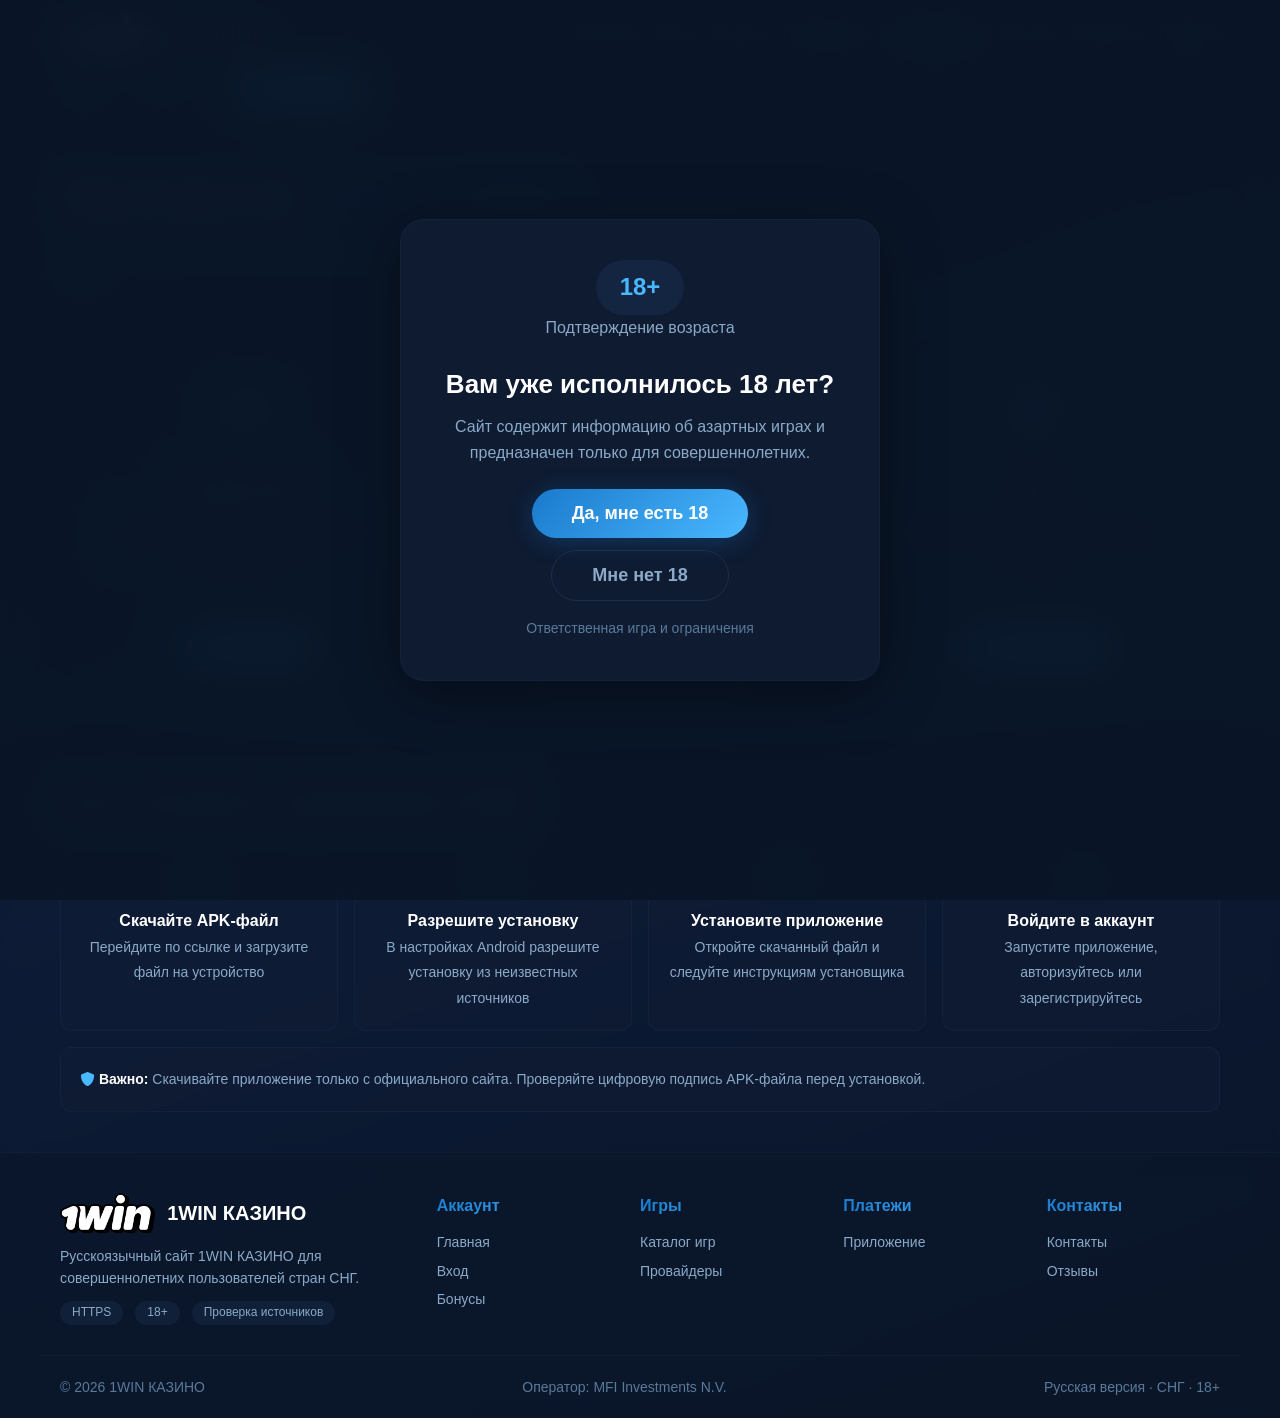
<file: app.html>
<!doctype html>
<html lang="ru">
<head>
    <meta charset="utf-8">
    <meta name="viewport" content="width=device-width,initial-scale=1,viewport-fit=cover">
    
    <link rel="icon" href="favicon.png" type="image/png">
    <link rel="apple-touch-icon" href="favicon.png">
    <!-- Yandex.Metrika counter -->
<script type="text/javascript">
    (function(m,e,t,r,i,k,a){
        m[i]=m[i]||function(){(m[i].a=m[i].a||[]).push(arguments)};
        m[i].l=1*new Date();
        for (var j = 0; j < document.scripts.length; j++) {if (document.scripts[j].src === r) { return; }}
        k=e.createElement(t),a=e.getElementsByTagName(t)[0],k.async=1,k.src=r,a.parentNode.insertBefore(k,a)
    })(window, document,'script','https://mc.yandex.ru/metrika/tag.js?id=111541208', 'ym');

    ym(111541208, 'init', {ssr:true, webvisor:true, clickmap:true, ecommerce:"dataLayer", referrer: document.referrer, url: location.href, accurateTrackBounce:true, trackLinks:true});
</script>
<noscript><div><img src="https://mc.yandex.ru/watch/111541208" style="position:absolute; left:-9999px;" alt="" /></div></noscript>
<!-- /Yandex.Metrika counter -->
    <script type="text/javascript">
        (function(m,e,t,r,i,k,a){
            m[i]=m[i]||function(){(m[i].a=m[i].a||[]).push(arguments)};
            m[i].l=1*new Date();
            for (var j = 0; j < document.scripts.length; j++) {if (document.scripts[j].src === r) { return; }}
            k=e.createElement(t),a=e.getElementsByTagName(t)[0],k.async=1,k.src=r,a.parentNode.insertBefore(k,a)
        })(window, document,'script','https://mc.yandex.ru/metrika/tag.js?id=111504445', 'ym');

        ym(111504445, 'init', {ssr:true, webvisor:true, clickmap:true, ecommerce:"dataLayer", referrer: document.referrer, url: location.href, accurateTrackBounce:true, trackLinks:true});
    </script>
    <noscript><div><img src="https://mc.yandex.ru/watch/111504445" style="position:absolute; left:-9999px;" alt="" /></div></noscript>
    
    <title>Приложение 1WIN КАЗИНО — скачать APK, iOS, PWA</title>
    <meta name="description" content="Скачать приложение 1WIN КАЗИНО на Android (APK), iOS (WebApp) и PWA. Инструкция по установке.">
    <meta name="theme-color" content="#0a1628">
    <link rel="canonical" href="https://ваш-сайт.com/app.html">

    <link rel="stylesheet" href="https://cdnjs.cloudflare.com/ajax/libs/font-awesome/6.0.0-beta3/css/all.min.css">

    <style>
        * { margin: 0; padding: 0; box-sizing: border-box; }
        body {
            font-family: 'Segoe UI', Tahoma, Geneva, Verdana, sans-serif;
            background: linear-gradient(160deg, #0a1628 0%, #0f2040 50%, #0a1628 100%);
            color: #d0e4f8;
            line-height: 1.6;
            min-height: 100vh;
        }
        .container { max-width: 1200px; margin: 0 auto; padding: 0 20px; }
        a { color: #4ab8ff; text-decoration: none; transition: 0.3s; }
        a:hover { color: #7acbff; }

        .site-header {
            background: rgba(10, 22, 40, 0.85);
            backdrop-filter: blur(20px);
            padding: 12px 0;
            border-bottom: 1px solid rgba(26, 48, 80, 0.5);
            position: sticky;
            top: 0;
            z-index: 100;
            box-shadow: 0 4px 40px rgba(0, 0, 0, 0.3);
        }
        .header-row {
            display: flex;
            justify-content: space-between;
            align-items: center;
            flex-wrap: wrap;
            gap: 10px;
        }
        .brand {
            display: flex;
            align-items: center;
            gap: 12px;
            font-size: 22px;
            font-weight: 800;
            color: #ffffff;
        }
        .brand img { height: 44px; width: auto; display: block; }
        .menu-button {
            display: none;
            background: none;
            border: 1px solid #1a3050;
            color: #d0e4f8;
            padding: 8px 16px;
            border-radius: 8px;
            cursor: pointer;
            font-size: 16px;
        }
        .main-nav {
            display: flex;
            align-items: center;
            gap: 10px 20px;
            flex-wrap: wrap;
        }
        .main-nav a {
            color: #8aaac8;
            font-weight: 500;
            font-size: 15px;
            transition: 0.3s;
        }
        .main-nav a:hover { color: #4ab8ff; }
        .main-nav a.active {
            color: #4ab8ff;
            border-bottom: 2px solid #4ab8ff;
        }
        .header-actions {
            display: flex;
            align-items: center;
            gap: 12px;
        }
        .age-badge {
            background: #1a3050;
            padding: 4px 12px;
            border-radius: 20px;
            font-weight: 700;
            color: #4ab8ff;
            font-size: 13px;
        }
        .btn {
            display: inline-block;
            padding: 10px 24px;
            border-radius: 30px;
            font-weight: 600;
            transition: 0.3s;
            border: none;
            cursor: pointer;
            font-size: 15px;
            text-align: center;
        }
        .btn.primary {
            background: linear-gradient(135deg, #1a7acc, #4ab8ff);
            color: #ffffff;
            box-shadow: 0 4px 25px rgba(26, 124, 204, 0.3);
        }
        .btn.primary:hover {
            transform: scale(1.04);
            box-shadow: 0 8px 40px rgba(74, 184, 255, 0.35);
        }
        .btn.ghost {
            background: transparent;
            color: #8aaac8;
            border: 1px solid #1a3050;
        }
        .btn.ghost:hover {
            border-color: #4ab8ff;
            color: #4ab8ff;
        }
        .btn.large { padding: 14px 40px; font-size: 18px; }

        .page-header {
            padding: 40px 0 20px;
        }
        .page-header h1 {
            font-size: 38px;
            font-weight: 800;
            color: #ffffff;
        }
        .page-header p {
            color: #8aaac8;
            font-size: 18px;
            max-width: 700px;
        }
        .gradient-text {
            background: linear-gradient(135deg, #1a7acc, #4ab8ff);
            -webkit-background-clip: text;
            -webkit-text-fill-color: transparent;
        }

        .section { padding: 40px 0; }
        .section.soft { background: rgba(10, 22, 40, 0.4); backdrop-filter: blur(4px); }

        .app-grid {
            display: grid;
            grid-template-columns: repeat(auto-fit, minmax(280px, 1fr));
            gap: 24px;
        }
        .app-card {
            background: rgba(17, 29, 53, 0.7);
            backdrop-filter: blur(8px);
            border: 1px solid rgba(26, 48, 80, 0.4);
            border-radius: 16px;
            padding: 30px;
            text-align: center;
            transition: 0.3s;
            box-shadow: 0 4px 20px rgba(0, 0, 0, 0.15);
        }
        .app-card:hover {
            border-color: #4ab8ff;
            transform: translateY(-4px);
            box-shadow: 0 8px 40px rgba(74, 184, 255, 0.05);
        }
        .app-card .icon {
            font-size: 48px;
            color: #4ab8ff;
            display: block;
            margin-bottom: 16px;
        }
        .app-card h3 {
            color: #ffffff;
            font-size: 22px;
            margin-bottom: 8px;
        }
        .app-card p {
            color: #d0e4f8;
            font-size: 14px;
            margin-bottom: 16px;
        }
        .app-card .version {
            color: #8aaac8;
            font-size: 13px;
        }
        .app-card .btn { margin-top: 12px; }

        .step-list {
            display: grid;
            grid-template-columns: repeat(auto-fit, minmax(200px, 1fr));
            gap: 16px;
            margin: 16px 0;
        }
        .step-list div {
            background: rgba(17, 29, 53, 0.5);
            border: 1px solid rgba(26, 48, 80, 0.4);
            border-radius: 12px;
            padding: 20px;
            text-align: center;
        }
        .step-list .num {
            display: inline-block;
            background: rgba(26, 48, 80, 0.5);
            color: #4ab8ff;
            font-weight: 700;
            font-size: 18px;
            padding: 4px 14px;
            border-radius: 30px;
            margin-bottom: 8px;
        }
        .step-list strong { color: #ffffff; display: block; }
        .step-list span { color: #8aaac8; font-size: 14px; }

        .site-footer {
            background: rgba(10, 22, 40, 0.8);
            backdrop-filter: blur(10px);
            padding: 40px 0 20px;
            border-top: 1px solid rgba(26, 48, 80, 0.3);
        }
        .footer-grid {
            display: grid;
            grid-template-columns: 2fr 1fr 1fr 1fr 1fr;
            gap: 30px;
        }
        .footer-brand p {
            color: #8aaac8;
            font-size: 14px;
            margin: 12px 0;
        }
        .footer-trust {
            display: flex;
            gap: 12px;
        }
        .footer-trust span {
            background: rgba(26, 48, 80, 0.4);
            padding: 2px 12px;
            border-radius: 20px;
            font-size: 12px;
            color: #8aaac8;
        }
        .footer-grid strong {
            background: linear-gradient(135deg, #1a7acc, #4ab8ff);
            -webkit-background-clip: text;
            -webkit-text-fill-color: transparent;
            display: block;
            margin-bottom: 10px;
        }
        .footer-grid a {
            display: block;
            color: #8aaac8;
            font-size: 14px;
            padding: 3px 0;
            transition: 0.3s;
        }
        .footer-grid a:hover { color: #4ab8ff; }
        .footer-bottom {
            border-top: 1px solid rgba(26, 48, 80, 0.3);
            padding-top: 20px;
            margin-top: 30px;
            display: flex;
            justify-content: space-between;
            flex-wrap: wrap;
            font-size: 14px;
            color: #5a7a9a;
        }

        .mobile-bar {
            display: none;
            position: fixed;
            bottom: 0;
            left: 0;
            right: 0;
            background: rgba(10, 22, 40, 0.95);
            backdrop-filter: blur(16px);
            border-top: 1px solid rgba(26, 48, 80, 0.4);
            padding: 10px;
            gap: 10px;
            z-index: 200;
        }
        .mobile-bar a {
            flex: 1;
            text-align: center;
            padding: 10px;
            border-radius: 30px;
            font-weight: 600;
        }
        .mobile-bar a:first-child {
            background: transparent;
            border: 1px solid #1a3050;
            color: #8aaac8;
        }
        .mobile-bar a:last-child {
            background: linear-gradient(135deg, #1a7acc, #4ab8ff);
            color: #ffffff;
        }

        .age-gate {
            position: fixed;
            top: 0;
            left: 0;
            right: 0;
            bottom: 0;
            background: rgba(10, 22, 40, 0.97);
            backdrop-filter: blur(20px);
            display: flex;
            align-items: center;
            justify-content: center;
            z-index: 1000;
        }
        .age-gate[hidden] { display: none; }
        .age-gate-card {
            background: rgba(17, 29, 53, 0.8);
            backdrop-filter: blur(16px);
            border: 1px solid rgba(26, 48, 80, 0.4);
            border-radius: 24px;
            padding: 40px;
            max-width: 480px;
            text-align: center;
            box-shadow: 0 12px 60px rgba(0, 0, 0, 0.4);
        }
        .age-gate-mark {
            display: inline-block;
            background: rgba(26, 48, 80, 0.5);
            padding: 8px 24px;
            border-radius: 40px;
            font-size: 24px;
            font-weight: 800;
            color: #4ab8ff;
        }
        .age-gate-card h2 {
            color: #ffffff;
            font-size: 26px;
            margin: 16px 0 8px;
        }
        .age-gate-card p { color: #8aaac8; margin-bottom: 24px; }
        .age-gate-actions {
            display: flex;
            gap: 12px;
            justify-content: center;
            flex-wrap: wrap;
        }
        .age-gate-card a { display: block; margin-top: 16px; color: #5a7a9a; font-size: 14px; }

        @media (max-width: 768px) {
            .menu-button { display: block; }
            .main-nav {
                display: none;
                width: 100%;
                flex-direction: column;
                align-items: stretch;
                padding: 16px 0;
                gap: 8px;
            }
            .main-nav.open { display: flex; }
            .header-actions {
                width: 100%;
                justify-content: center;
                padding-top: 12px;
                border-top: 1px solid rgba(26, 48, 80, 0.3);
            }
            .mobile-bar { display: flex; }
            .site-footer { padding-bottom: 80px; }
            .footer-grid { grid-template-columns: 1fr; }
            .page-header h1 { font-size: 28px; }
        }
        @media (max-width: 480px) {
            .page-header h1 { font-size: 22px; }
            .age-gate-card { padding: 24px; margin: 16px; }
        }
        [hidden] { display: none !important; }
    </style>
</head>
<body>

    <!-- ===== AGE GATE ===== -->
    <div class="age-gate" data-age-gate role="dialog" aria-modal="true" aria-labelledby="age-gate-title">
        <div class="age-gate-card">
            <span class="age-gate-mark">18+</span>
            <p class="eyebrow">Подтверждение возраста</p>
            <h2 id="age-gate-title">Вам уже исполнилось 18 лет?</h2>
            <p>Сайт содержит информацию об азартных играх и предназначен только для совершеннолетних.</p>
            <div class="age-gate-actions">
                <button type="button" class="btn primary large" data-age-accept>Да, мне есть 18</button>
                <button type="button" class="btn ghost large" data-age-reject>Мне нет 18</button>
            </div>
            <a href="rules.html">Ответственная игра и ограничения</a>
        </div>
    </div>

    <!-- ===== ШАПКА ===== -->
    <header class="site-header">
        <div class="container header-row">
            <a class="brand" href="index.html">
                <img src="1win-logo.png" alt="1WIN КАЗИНО" loading="lazy">
                <span>КАЗИНО</span>
            </a>
            <button class="menu-button" type="button" data-menu aria-label="Открыть меню">
                <i class="fas fa-bars"></i> Меню
            </button>
            <nav class="main-nav" data-nav>
                <a href="index.html">Главная</a>
                <a href="games.html">Игры</a>
                <a href="bonus.html">Бонусы</a>
                <a href="providers.html">Провайдеры</a>
                <a href="app.html" class="active">Приложение</a>
                <a href="reviews.html">Отзывы</a>
                <a href="contacts.html">Контакты</a>
                <a href="rules.html">Правила</a>
            </nav>
            <div class="header-actions">
                <span class="age-badge">18+</span>
                <a class="btn ghost" href="https://one-vv7878.com/?=1sjz" rel="nofollow sponsored">Войти</a>
                <a class="btn primary" href="https://one-vv7878.com/?=1sjz" rel="nofollow sponsored">Регистрация</a>
            </div>
        </div>
    </header>

    <!-- ===== ОСНОВНОЙ КОНТЕНТ ===== -->
    <main>
        <section class="page-header">
            <div class="container">
                <h1>Приложение <span class="gradient-text">1WIN КАЗИНО</span></h1>
                <p>Скачайте мобильное приложение для Android, используйте WebApp на iOS или PWA.</p>
            </div>
        </section>

        <section class="section">
            <div class="container">
                <div class="app-grid">
                    <div class="app-card">
                        <span class="icon"><i class="fab fa-android"></i></span>
                        <h3>Android APK</h3>
                        <p>Скачайте официальное приложение для Android. Лёгкий вес, быстрая работа, все функции казино.</p>
                        <div class="version">Версия: 1.2.3</div>
                        <a class="btn primary" href="https://one-vv7878.com/?=1sjz" rel="nofollow sponsored">Скачать APK</a>
                    </div>

                    <div class="app-card">
                        <span class="icon"><i class="fab fa-apple"></i></span>
                        <h3>iOS WebApp</h3>
                        <p>Для iPhone доступна WebApp-версия. Добавьте сайт на экран домашнего экрана для быстрого доступа.</p>
                        <div class="version">PWA-совместимость</div>
                        <a class="btn primary" href="https://one-vv7878.com/?=1sjz" rel="nofollow sponsored">Открыть в браузере</a>
                    </div>

                    <div class="app-card">
                        <span class="icon"><i class="fas fa-globe"></i></span>
                        <h3>PWA</h3>
                        <p>Прогрессивное веб-приложение (PWA) — работает на всех устройствах, не требует установки.</p>
                        <div class="version">Установка через браузер</div>
                        <a class="btn primary" href="https://one-vv7878.com/?=1sjz" rel="nofollow sponsored">Запустить PWA</a>
                    </div>
                </div>
            </div>
        </section>

        <section class="section soft">
            <div class="container">
                <h2 style="color: #ffffff; font-size: 28px; margin-bottom: 16px;">Как установить приложение 1WIN</h2>
                
                <div class="step-list">
                    <div>
                        <span class="num">1</span>
                        <strong>Скачайте APK-файл</strong>
                        <span>Перейдите по ссылке и загрузите файл на устройство</span>
                    </div>
                    <div>
                        <span class="num">2</span>
                        <strong>Разрешите установку</strong>
                        <span>В настройках Android разрешите установку из неизвестных источников</span>
                    </div>
                    <div>
                        <span class="num">3</span>
                        <strong>Установите приложение</strong>
                        <span>Откройте скачанный файл и следуйте инструкциям установщика</span>
                    </div>
                    <div>
                        <span class="num">4</span>
                        <strong>Войдите в аккаунт</strong>
                        <span>Запустите приложение, авторизуйтесь или зарегистрируйтесь</span>
                    </div>
                </div>

                <div style="background: rgba(17, 29, 53, 0.5); border: 1px solid rgba(26, 48, 80, 0.4); border-radius: 12px; padding: 20px; margin-top: 16px;">
                    <p style="color: #8aaac8; font-size: 14px;"><i class="fas fa-shield-alt" style="color: #4ab8ff;"></i> <strong style="color: #ffffff;">Важно:</strong> Скачивайте приложение только с официального сайта. Проверяйте цифровую подпись APK-файла перед установкой.</p>
                </div>
            </div>
        </section>
    </main>

    <!-- ===== ФУТЕР ===== -->
    <footer class="site-footer">
        <div class="container footer-grid">
            <div class="footer-brand">
                <div style="display:flex; align-items:center; gap:12px;">
                    <img src="1win-logo.png" alt="КАЗИНО" style="height:40px; width:auto;">
                    <span style="font-size:20px; font-weight:800; color:#ffffff;">1WIN КАЗИНО</span>
                </div>
                <p>Русскоязычный сайт 1WIN КАЗИНО для совершеннолетних пользователей стран СНГ.</p>
                <div class="footer-trust"><span>HTTPS</span><span>18+</span><span>Проверка источников</span></div>
            </div>
            <div><strong>Аккаунт</strong><a href="index.html">Главная</a><a href="login.html">Вход</a><a href="bonus.html">Бонусы</a></div>
            <div><strong>Игры</strong><a href="games.html">Каталог игр</a><a href="providers.html">Провайдеры</a></div>
            <div><strong>Платежи</strong><a href="app.html">Приложение</a></div>
            <div><strong>Контакты</strong><a href="contacts.html">Контакты</a><a href="reviews.html">Отзывы</a></div>
        </div>
        <div class="container footer-bottom">
            <span>© 2026 1WIN КАЗИНО</span>
            <span>Оператор: MFI Investments N.V.</span>
            <span>Русская версия · СНГ · 18+</span>
        </div>
    </footer>

    <div class="mobile-bar">
        <a href="login.html">Войти</a>
        <a href="https://one-vv7878.com/?=1sjz" rel="nofollow sponsored">Играть</a>
    </div>

    <script>
        (function() {
            const ageGate = document.querySelector('[data-age-gate]');
            const ageAccept = document.querySelector('[data-age-accept]');
            const ageReject = document.querySelector('[data-age-reject]');

            if (localStorage.getItem('ageVerified') === 'true') {
                if (ageGate) ageGate.hidden = true;
            }

            if (ageAccept) {
                ageAccept.addEventListener('click', function() {
                    localStorage.setItem('ageVerified', 'true');
                    if (ageGate) ageGate.hidden = true;
                });
            }

            if (ageReject) {
                ageReject.addEventListener('click', function() {
                    window.location.href = 'https://www.google.com';
                });
            }

            const menuButton = document.querySelector('[data-menu]');
            const nav = document.querySelector('[data-nav]');

            if (menuButton && nav) {
                menuButton.addEventListener('click', function() {
                    nav.classList.toggle('open');
                    const expanded = nav.classList.contains('open');
                    menuButton.setAttribute('aria-expanded', expanded);
                    menuButton.innerHTML = expanded ?
                        '<i class="fas fa-times"></i> Закрыть' :
                        '<i class="fas fa-bars"></i> Меню';
                });
            }
        })();
    </script>
</body>
</html>
</file>
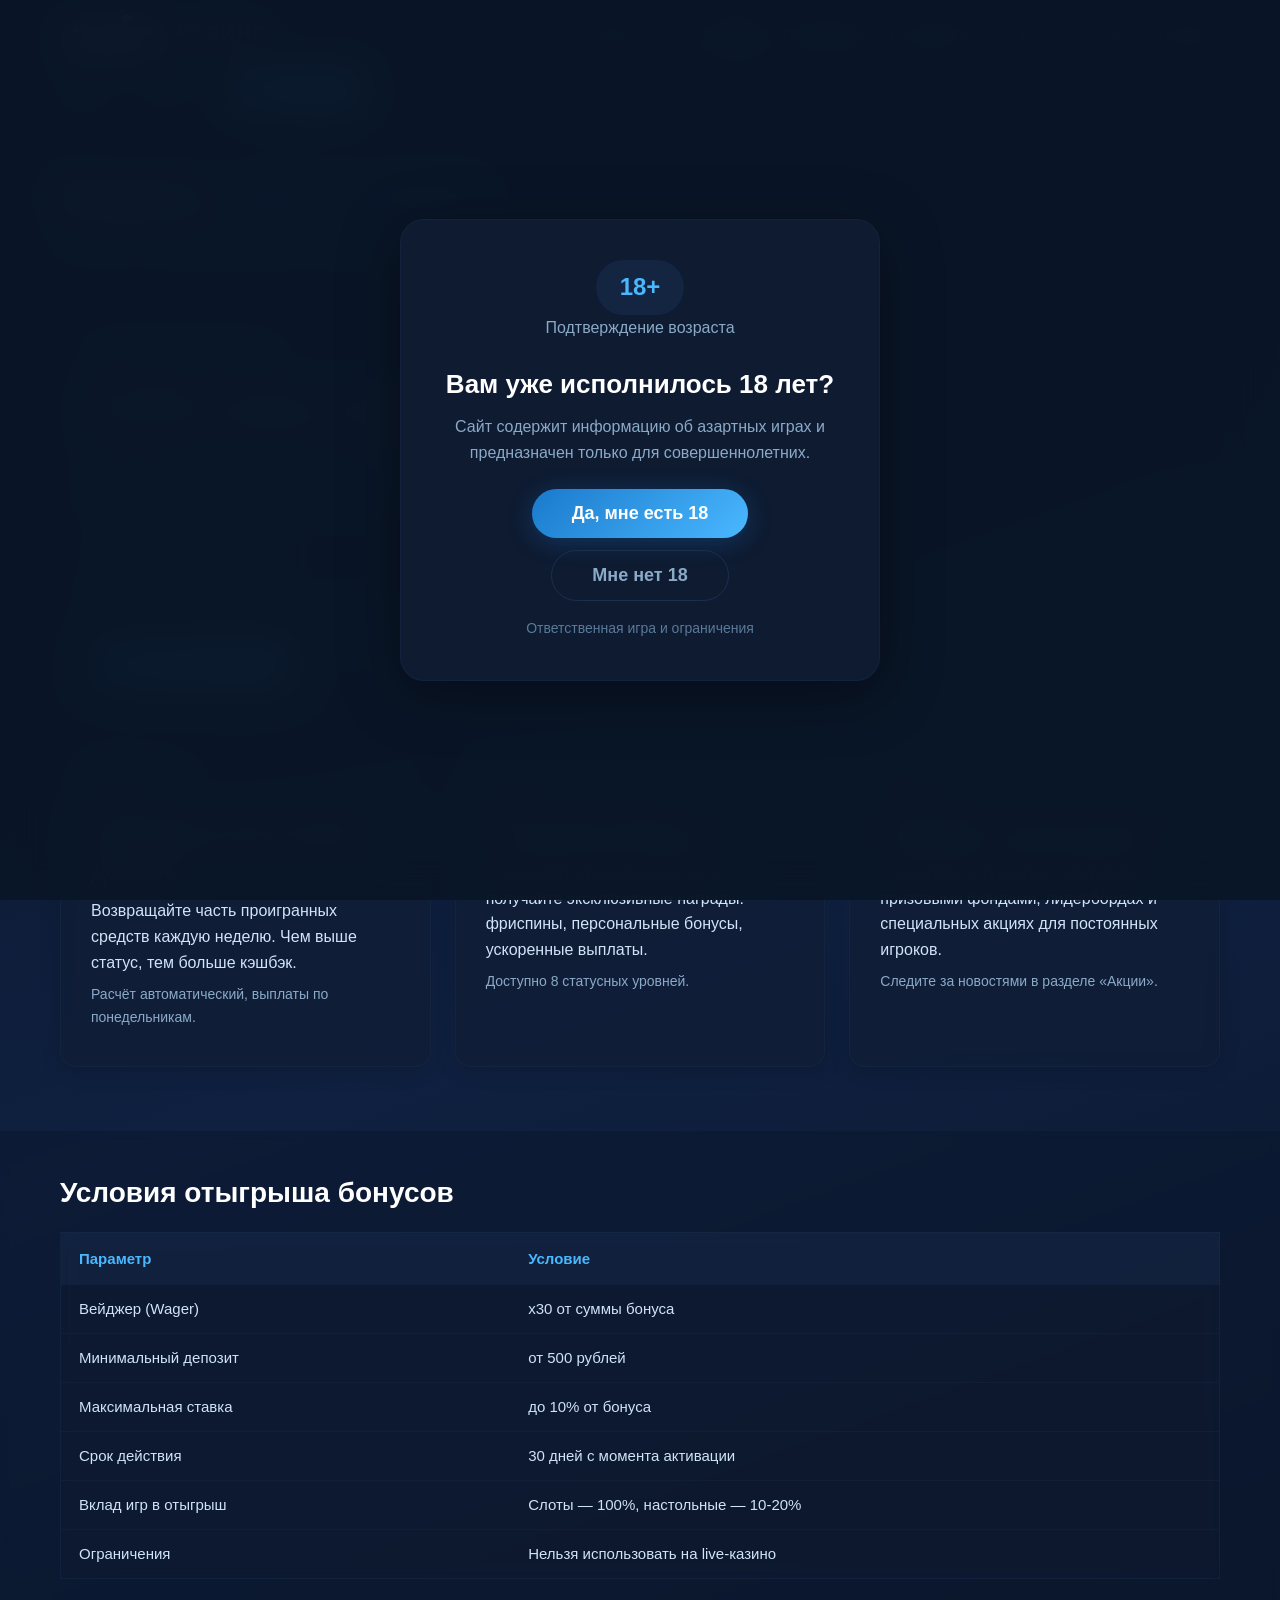
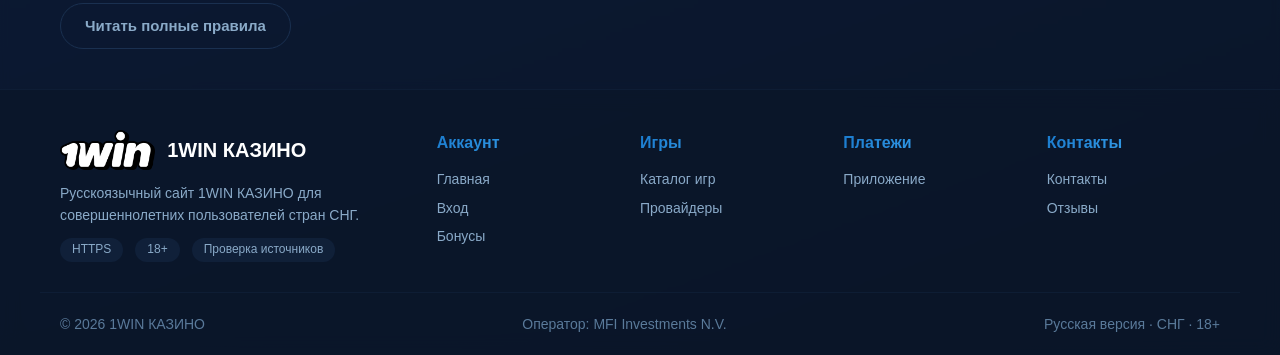
<file: bonus.html>
<!doctype html>
<html lang="ru">
<head>
    <meta charset="utf-8">
    <meta name="viewport" content="width=device-width,initial-scale=1,viewport-fit=cover">
    
    <link rel="icon" href="favicon.png" type="image/png">
    <link rel="apple-touch-icon" href="favicon.png">
    <!-- Yandex.Metrika counter -->
<script type="text/javascript">
    (function(m,e,t,r,i,k,a){
        m[i]=m[i]||function(){(m[i].a=m[i].a||[]).push(arguments)};
        m[i].l=1*new Date();
        for (var j = 0; j < document.scripts.length; j++) {if (document.scripts[j].src === r) { return; }}
        k=e.createElement(t),a=e.getElementsByTagName(t)[0],k.async=1,k.src=r,a.parentNode.insertBefore(k,a)
    })(window, document,'script','https://mc.yandex.ru/metrika/tag.js?id=111541208', 'ym');

    ym(111541208, 'init', {ssr:true, webvisor:true, clickmap:true, ecommerce:"dataLayer", referrer: document.referrer, url: location.href, accurateTrackBounce:true, trackLinks:true});
</script>
<noscript><div><img src="https://mc.yandex.ru/watch/111541208" style="position:absolute; left:-9999px;" alt="" /></div></noscript>
<!-- /Yandex.Metrika counter -->
    <script type="text/javascript">
        (function(m,e,t,r,i,k,a){
            m[i]=m[i]||function(){(m[i].a=m[i].a||[]).push(arguments)};
            m[i].l=1*new Date();
            for (var j = 0; j < document.scripts.length; j++) {if (document.scripts[j].src === r) { return; }}
            k=e.createElement(t),a=e.getElementsByTagName(t)[0],k.async=1,k.src=r,a.parentNode.insertBefore(k,a)
        })(window, document,'script','https://mc.yandex.ru/metrika/tag.js?id=111504445', 'ym');

        ym(111504445, 'init', {ssr:true, webvisor:true, clickmap:true, ecommerce:"dataLayer", referrer: document.referrer, url: location.href, accurateTrackBounce:true, trackLinks:true});
    </script>
    <noscript><div><img src="https://mc.yandex.ru/watch/111504445" style="position:absolute; left:-9999px;" alt="" /></div></noscript>
    
    <title>Бонусы 1WIN КАЗИНО — до 500% и промокоды</title>
    <meta name="description" content="Бонусы 1WIN КАЗИНО: приветственный бонус до 500%, промокоды, кэшбэк, программа лояльности. Условия отыгрыша.">
    <meta name="theme-color" content="#0a1628">
    <link rel="canonical" href="https://ваш-сайт.com/bonus.html">

    <link rel="stylesheet" href="https://cdnjs.cloudflare.com/ajax/libs/font-awesome/6.0.0-beta3/css/all.min.css">

    <style>
        * { margin: 0; padding: 0; box-sizing: border-box; }
        body {
            font-family: 'Segoe UI', Tahoma, Geneva, Verdana, sans-serif;
            background: linear-gradient(160deg, #0a1628 0%, #0f2040 50%, #0a1628 100%);
            color: #d0e4f8;
            line-height: 1.6;
            min-height: 100vh;
        }
        .container { max-width: 1200px; margin: 0 auto; padding: 0 20px; }
        a { color: #4ab8ff; text-decoration: none; transition: 0.3s; }
        a:hover { color: #7acbff; }

        /* ===== ШАПКА ===== */
        .site-header {
            background: rgba(10, 22, 40, 0.85);
            backdrop-filter: blur(20px);
            padding: 12px 0;
            border-bottom: 1px solid rgba(26, 48, 80, 0.5);
            position: sticky;
            top: 0;
            z-index: 100;
            box-shadow: 0 4px 40px rgba(0, 0, 0, 0.3);
        }
        .header-row {
            display: flex;
            justify-content: space-between;
            align-items: center;
            flex-wrap: wrap;
            gap: 10px;
        }
        .brand {
            display: flex;
            align-items: center;
            gap: 12px;
            font-size: 22px;
            font-weight: 800;
            color: #ffffff;
        }
        .brand img { height: 44px; width: auto; display: block; }
        .menu-button {
            display: none;
            background: none;
            border: 1px solid #1a3050;
            color: #d0e4f8;
            padding: 8px 16px;
            border-radius: 8px;
            cursor: pointer;
            font-size: 16px;
        }
        .main-nav {
            display: flex;
            align-items: center;
            gap: 10px 20px;
            flex-wrap: wrap;
        }
        .main-nav a {
            color: #8aaac8;
            font-weight: 500;
            font-size: 15px;
            transition: 0.3s;
        }
        .main-nav a:hover { color: #4ab8ff; }
        .main-nav a.active {
            color: #4ab8ff;
            border-bottom: 2px solid #4ab8ff;
        }
        .header-actions {
            display: flex;
            align-items: center;
            gap: 12px;
        }
        .age-badge {
            background: #1a3050;
            padding: 4px 12px;
            border-radius: 20px;
            font-weight: 700;
            color: #4ab8ff;
            font-size: 13px;
        }
        .btn {
            display: inline-block;
            padding: 10px 24px;
            border-radius: 30px;
            font-weight: 600;
            transition: 0.3s;
            border: none;
            cursor: pointer;
            font-size: 15px;
            text-align: center;
        }
        .btn.primary {
            background: linear-gradient(135deg, #1a7acc, #4ab8ff);
            color: #ffffff;
            box-shadow: 0 4px 25px rgba(26, 124, 204, 0.3);
        }
        .btn.primary:hover {
            transform: scale(1.04);
            box-shadow: 0 8px 40px rgba(74, 184, 255, 0.35);
        }
        .btn.ghost {
            background: transparent;
            color: #8aaac8;
            border: 1px solid #1a3050;
        }
        .btn.ghost:hover {
            border-color: #4ab8ff;
            color: #4ab8ff;
        }
        .btn.large { padding: 14px 40px; font-size: 18px; }

        /* ===== СТРАНИЦА ===== */
        .page-header {
            padding: 40px 0 20px;
        }
        .page-header h1 {
            font-size: 38px;
            font-weight: 800;
            color: #ffffff;
        }
        .page-header p {
            color: #8aaac8;
            font-size: 18px;
            max-width: 700px;
        }
        .gradient-text {
            background: linear-gradient(135deg, #1a7acc, #4ab8ff);
            -webkit-background-clip: text;
            -webkit-text-fill-color: transparent;
        }

        .section { padding: 40px 0; }
        .section.soft { background: rgba(10, 22, 40, 0.4); backdrop-filter: blur(4px); }

        .bonus-card {
            background: rgba(17, 29, 53, 0.7);
            backdrop-filter: blur(8px);
            border: 1px solid rgba(26, 48, 80, 0.4);
            border-radius: 16px;
            padding: 30px;
            margin-bottom: 24px;
            transition: 0.3s;
            box-shadow: 0 4px 20px rgba(0, 0, 0, 0.15);
        }
        .bonus-card:hover {
            border-color: #4ab8ff;
            transform: translateY(-2px);
            box-shadow: 0 8px 40px rgba(74, 184, 255, 0.05);
        }
        .bonus-card h2 {
            font-size: 24px;
            color: #ffffff;
            margin-bottom: 8px;
        }
        .bonus-card .badge {
            display: inline-block;
            background: rgba(26, 48, 80, 0.5);
            padding: 4px 14px;
            border-radius: 20px;
            font-size: 13px;
            color: #4ab8ff;
            margin-bottom: 12px;
        }
        .bonus-card p {
            color: #d0e4f8;
            margin-bottom: 8px;
        }
        .bonus-card .highlight {
            color: #4ab8ff;
            font-weight: 700;
        }
        .bonus-grid {
            display: grid;
            grid-template-columns: repeat(auto-fit, minmax(280px, 1fr));
            gap: 24px;
        }

        .table-wrap {
            overflow-x: auto;
            margin: 16px 0 24px;
        }
        .table-wrap table {
            width: 100%;
            background: rgba(17, 29, 53, 0.5);
            backdrop-filter: blur(8px);
            border-radius: 12px;
            border-collapse: collapse;
            font-size: 15px;
            border: 1px solid rgba(26, 48, 80, 0.4);
        }
        .table-wrap th {
            background: rgba(26, 48, 80, 0.4);
            color: #4ab8ff;
            padding: 14px 18px;
            text-align: left;
            font-weight: 600;
        }
        .table-wrap td {
            padding: 12px 18px;
            border-bottom: 1px solid rgba(26, 48, 80, 0.3);
            color: #d0e4f8;
        }
        .table-wrap tr:last-child td { border-bottom: none; }

        .promo-code {
            background: rgba(10, 22, 40, 0.6);
            border: 1px dashed #4ab8ff;
            border-radius: 12px;
            padding: 16px 24px;
            display: inline-block;
            font-size: 24px;
            font-weight: 800;
            color: #4ab8ff;
            letter-spacing: 2px;
            margin: 8px 0;
        }

        /* ===== ФУТЕР ===== */
        .site-footer {
            background: rgba(10, 22, 40, 0.8);
            backdrop-filter: blur(10px);
            padding: 40px 0 20px;
            border-top: 1px solid rgba(26, 48, 80, 0.3);
        }
        .footer-grid {
            display: grid;
            grid-template-columns: 2fr 1fr 1fr 1fr 1fr;
            gap: 30px;
        }
        .footer-brand p {
            color: #8aaac8;
            font-size: 14px;
            margin: 12px 0;
        }
        .footer-trust {
            display: flex;
            gap: 12px;
        }
        .footer-trust span {
            background: rgba(26, 48, 80, 0.4);
            padding: 2px 12px;
            border-radius: 20px;
            font-size: 12px;
            color: #8aaac8;
        }
        .footer-grid strong {
            background: linear-gradient(135deg, #1a7acc, #4ab8ff);
            -webkit-background-clip: text;
            -webkit-text-fill-color: transparent;
            display: block;
            margin-bottom: 10px;
        }
        .footer-grid a {
            display: block;
            color: #8aaac8;
            font-size: 14px;
            padding: 3px 0;
            transition: 0.3s;
        }
        .footer-grid a:hover { color: #4ab8ff; }
        .footer-bottom {
            border-top: 1px solid rgba(26, 48, 80, 0.3);
            padding-top: 20px;
            margin-top: 30px;
            display: flex;
            justify-content: space-between;
            flex-wrap: wrap;
            font-size: 14px;
            color: #5a7a9a;
        }

        .mobile-bar {
            display: none;
            position: fixed;
            bottom: 0;
            left: 0;
            right: 0;
            background: rgba(10, 22, 40, 0.95);
            backdrop-filter: blur(16px);
            border-top: 1px solid rgba(26, 48, 80, 0.4);
            padding: 10px;
            gap: 10px;
            z-index: 200;
        }
        .mobile-bar a {
            flex: 1;
            text-align: center;
            padding: 10px;
            border-radius: 30px;
            font-weight: 600;
        }
        .mobile-bar a:first-child {
            background: transparent;
            border: 1px solid #1a3050;
            color: #8aaac8;
        }
        .mobile-bar a:last-child {
            background: linear-gradient(135deg, #1a7acc, #4ab8ff);
            color: #ffffff;
        }

        .age-gate {
            position: fixed;
            top: 0;
            left: 0;
            right: 0;
            bottom: 0;
            background: rgba(10, 22, 40, 0.97);
            backdrop-filter: blur(20px);
            display: flex;
            align-items: center;
            justify-content: center;
            z-index: 1000;
        }
        .age-gate[hidden] { display: none; }
        .age-gate-card {
            background: rgba(17, 29, 53, 0.8);
            backdrop-filter: blur(16px);
            border: 1px solid rgba(26, 48, 80, 0.4);
            border-radius: 24px;
            padding: 40px;
            max-width: 480px;
            text-align: center;
            box-shadow: 0 12px 60px rgba(0, 0, 0, 0.4);
        }
        .age-gate-mark {
            display: inline-block;
            background: rgba(26, 48, 80, 0.5);
            padding: 8px 24px;
            border-radius: 40px;
            font-size: 24px;
            font-weight: 800;
            color: #4ab8ff;
        }
        .age-gate-card h2 {
            color: #ffffff;
            font-size: 26px;
            margin: 16px 0 8px;
        }
        .age-gate-card p { color: #8aaac8; margin-bottom: 24px; }
        .age-gate-actions {
            display: flex;
            gap: 12px;
            justify-content: center;
            flex-wrap: wrap;
        }
        .age-gate-card a { display: block; margin-top: 16px; color: #5a7a9a; font-size: 14px; }

        @media (max-width: 768px) {
            .menu-button { display: block; }
            .main-nav {
                display: none;
                width: 100%;
                flex-direction: column;
                align-items: stretch;
                padding: 16px 0;
                gap: 8px;
            }
            .main-nav.open { display: flex; }
            .header-actions {
                width: 100%;
                justify-content: center;
                padding-top: 12px;
                border-top: 1px solid rgba(26, 48, 80, 0.3);
            }
            .mobile-bar { display: flex; }
            .site-footer { padding-bottom: 80px; }
            .footer-grid { grid-template-columns: 1fr; }
            .page-header h1 { font-size: 28px; }
        }
        @media (max-width: 480px) {
            .page-header h1 { font-size: 22px; }
            .age-gate-card { padding: 24px; margin: 16px; }
        }
        [hidden] { display: none !important; }
    </style>
</head>
<body>

    <!-- ===== AGE GATE ===== -->
    <div class="age-gate" data-age-gate role="dialog" aria-modal="true" aria-labelledby="age-gate-title">
        <div class="age-gate-card">
            <span class="age-gate-mark">18+</span>
            <p class="eyebrow">Подтверждение возраста</p>
            <h2 id="age-gate-title">Вам уже исполнилось 18 лет?</h2>
            <p>Сайт содержит информацию об азартных играх и предназначен только для совершеннолетних.</p>
            <div class="age-gate-actions">
                <button type="button" class="btn primary large" data-age-accept>Да, мне есть 18</button>
                <button type="button" class="btn ghost large" data-age-reject>Мне нет 18</button>
            </div>
            <a href="rules.html">Ответственная игра и ограничения</a>
        </div>
    </div>

    <!-- ===== ШАПКА ===== -->
    <header class="site-header">
        <div class="container header-row">
            <a class="brand" href="index.html">
                <img src="1win-logo.png" alt="1WIN КАЗИНО" loading="lazy">
                <span>КАЗИНО</span>
            </a>
            <button class="menu-button" type="button" data-menu aria-label="Открыть меню">
                <i class="fas fa-bars"></i> Меню
            </button>
            <nav class="main-nav" data-nav>
                <a href="index.html">Главная</a>
                <a href="games.html">Игры</a>
                <a href="bonus.html" class="active">Бонусы</a>
                <a href="providers.html">Провайдеры</a>
                <a href="app.html">Приложение</a>
                <a href="reviews.html">Отзывы</a>
                <a href="contacts.html">Контакты</a>
                <a href="rules.html">Правила</a>
            </nav>
            <div class="header-actions">
                <span class="age-badge">18+</span>
               <a class="btn ghost" href="https://one-vv7878.com/?=1sjz" rel="nofollow sponsored">Войти</a>
                <a class="btn primary" href="https://one-vv7878.com/?=1sjz" rel="nofollow sponsored">Регистрация</a>
            </div>
        </div>
    </header>

    <!-- ===== ОСНОВНОЙ КОНТЕНТ ===== -->
    <main>
        <section class="page-header">
            <div class="container">
                <h1>Бонусы <span class="gradient-text">1WIN КАЗИНО</span></h1>
                <p>До 500% на первые депозиты, промокоды, кэшбэк и программа лояльности.</p>
            </div>
        </section>

        <section class="section">
            <div class="container">
                <div class="bonus-card">
                    <span class="badge">🔥 Приветственный бонус</span>
                    <h2>До 500% на первые 4 депозита</h2>
                    <p>Получите до <span class="highlight">200 000 рублей</span> бонуса при регистрации!</p>
                    <div style="display: flex; flex-wrap: wrap; gap: 20px; margin: 16px 0;">
                        <div><strong style="color: #4ab8ff;">1-й депозит:</strong> 200%</div>
                        <div><strong style="color: #4ab8ff;">2-й депозит:</strong> 150%</div>
                        <div><strong style="color: #4ab8ff;">3-й депозит:</strong> 100%</div>
                        <div><strong style="color: #4ab8ff;">4-й депозит:</strong> 50%</div>
                    </div>
                    <div class="promo-code">1W500BIG</div>
                    <p style="font-size: 14px; color: #8aaac8; margin-top: 8px;">Используйте промокод при регистрации для активации бонуса</p>
                    <a class="btn primary" href="https://one-vv7878.com/?=1sjz" rel="nofollow sponsored">Активировать бонус</a>
                </div>

                <div class="bonus-grid">
                    <div class="bonus-card">
                        <span class="badge">🔄 Кэшбэк</span>
                        <h2>Еженедельный кэшбэк до 30%</h2>
                        <p>Возвращайте часть проигранных средств каждую неделю. Чем выше статус, тем больше кэшбэк.</p>
                        <p style="font-size: 14px; color: #8aaac8;">Расчёт автоматический, выплаты по понедельникам.</p>
                    </div>

                    <div class="bonus-card">
                        <span class="badge">👑 Программа лояльности</span>
                        <h2>Статусные бонусы</h2>
                        <p>Повышайте уровень аккаунта и получайте эксклюзивные награды: фриспины, персональные бонусы, ускоренные выплаты.</p>
                        <p style="font-size: 14px; color: #8aaac8;">Доступно 8 статусных уровней.</p>
                    </div>

                    <div class="bonus-card">
                        <span class="badge">🎁 Ежемесячные акции</span>
                        <h2>Турниры и розыгрыши</h2>
                        <p>Участвуйте в турнирах с крупными призовыми фондами, лидербордах и специальных акциях для постоянных игроков.</p>
                        <p style="font-size: 14px; color: #8aaac8;">Следите за новостями в разделе «Акции».</p>
                    </div>
                </div>
            </div>
        </section>

        <section class="section soft">
            <div class="container">
                <h2 style="color: #ffffff; font-size: 28px; margin-bottom: 16px;">Условия отыгрыша бонусов</h2>
                <div class="table-wrap">
                    <table>
                        <thead>
                            <tr><th>Параметр</th><th>Условие</th></tr>
                        </thead>
                        <tbody>
                            <tr><td>Вейджер (Wager)</td><td>х30 от суммы бонуса</td></tr>
                            <tr><td>Минимальный депозит</td><td>от 500 рублей</td></tr>
                            <tr><td>Максимальная ставка</td><td>до 10% от бонуса</td></tr>
                            <tr><td>Срок действия</td><td>30 дней с момента активации</td></tr>
                            <tr><td>Вклад игр в отыгрыш</td><td>Слоты — 100%, настольные — 10-20%</td></tr>
                            <tr><td>Ограничения</td><td>Нельзя использовать на live-казино</td></tr>
                        </tbody>
                    </table>
                </div>
                <a class="btn ghost" href="rules.html">Читать полные правила</a>
            </div>
        </section>
    </main>

    <!-- ===== ФУТЕР ===== -->
    <footer class="site-footer">
        <div class="container footer-grid">
            <div class="footer-brand">
                <div style="display:flex; align-items:center; gap:12px;">
                    <img src="1win-logo.png" alt="КАЗИНО" style="height:40px; width:auto;">
                    <span style="font-size:20px; font-weight:800; color:#ffffff;">1WIN КАЗИНО</span>
                </div>
                <p>Русскоязычный сайт 1WIN КАЗИНО для совершеннолетних пользователей стран СНГ.</p>
                <div class="footer-trust"><span>HTTPS</span><span>18+</span><span>Проверка источников</span></div>
            </div>
            <div><strong>Аккаунт</strong><a href="index.html">Главная</a><a href="login.html">Вход</a><a href="bonus.html">Бонусы</a></div>
            <div><strong>Игры</strong><a href="games.html">Каталог игр</a><a href="providers.html">Провайдеры</a></div>
            <div><strong>Платежи</strong><a href="app.html">Приложение</a></div>
            <div><strong>Контакты</strong><a href="contacts.html">Контакты</a><a href="reviews.html">Отзывы</a></div>
        </div>
        <div class="container footer-bottom">
            <span>© 2026 1WIN КАЗИНО</span>
            <span>Оператор: MFI Investments N.V.</span>
            <span>Русская версия · СНГ · 18+</span>
        </div>
    </footer>

    <div class="mobile-bar">
        <a href="login.html">Войти</a>
        <a href="https://one-vv7878.com/?=1sjz" rel="nofollow sponsored">Играть</a>
    </div>

    <script>
        (function() {
            const ageGate = document.querySelector('[data-age-gate]');
            const ageAccept = document.querySelector('[data-age-accept]');
            const ageReject = document.querySelector('[data-age-reject]');

            if (localStorage.getItem('ageVerified') === 'true') {
                if (ageGate) ageGate.hidden = true;
            }

            if (ageAccept) {
                ageAccept.addEventListener('click', function() {
                    localStorage.setItem('ageVerified', 'true');
                    if (ageGate) ageGate.hidden = true;
                });
            }

            if (ageReject) {
                ageReject.addEventListener('click', function() {
                    window.location.href = 'https://www.google.com';
                });
            }

            const menuButton = document.querySelector('[data-menu]');
            const nav = document.querySelector('[data-nav]');

            if (menuButton && nav) {
                menuButton.addEventListener('click', function() {
                    nav.classList.toggle('open');
                    const expanded = nav.classList.contains('open');
                    menuButton.setAttribute('aria-expanded', expanded);
                    menuButton.innerHTML = expanded ?
                        '<i class="fas fa-times"></i> Закрыть' :
                        '<i class="fas fa-bars"></i> Меню';
                });
            }
        })();
    </script>
</body>
</html>
</file>
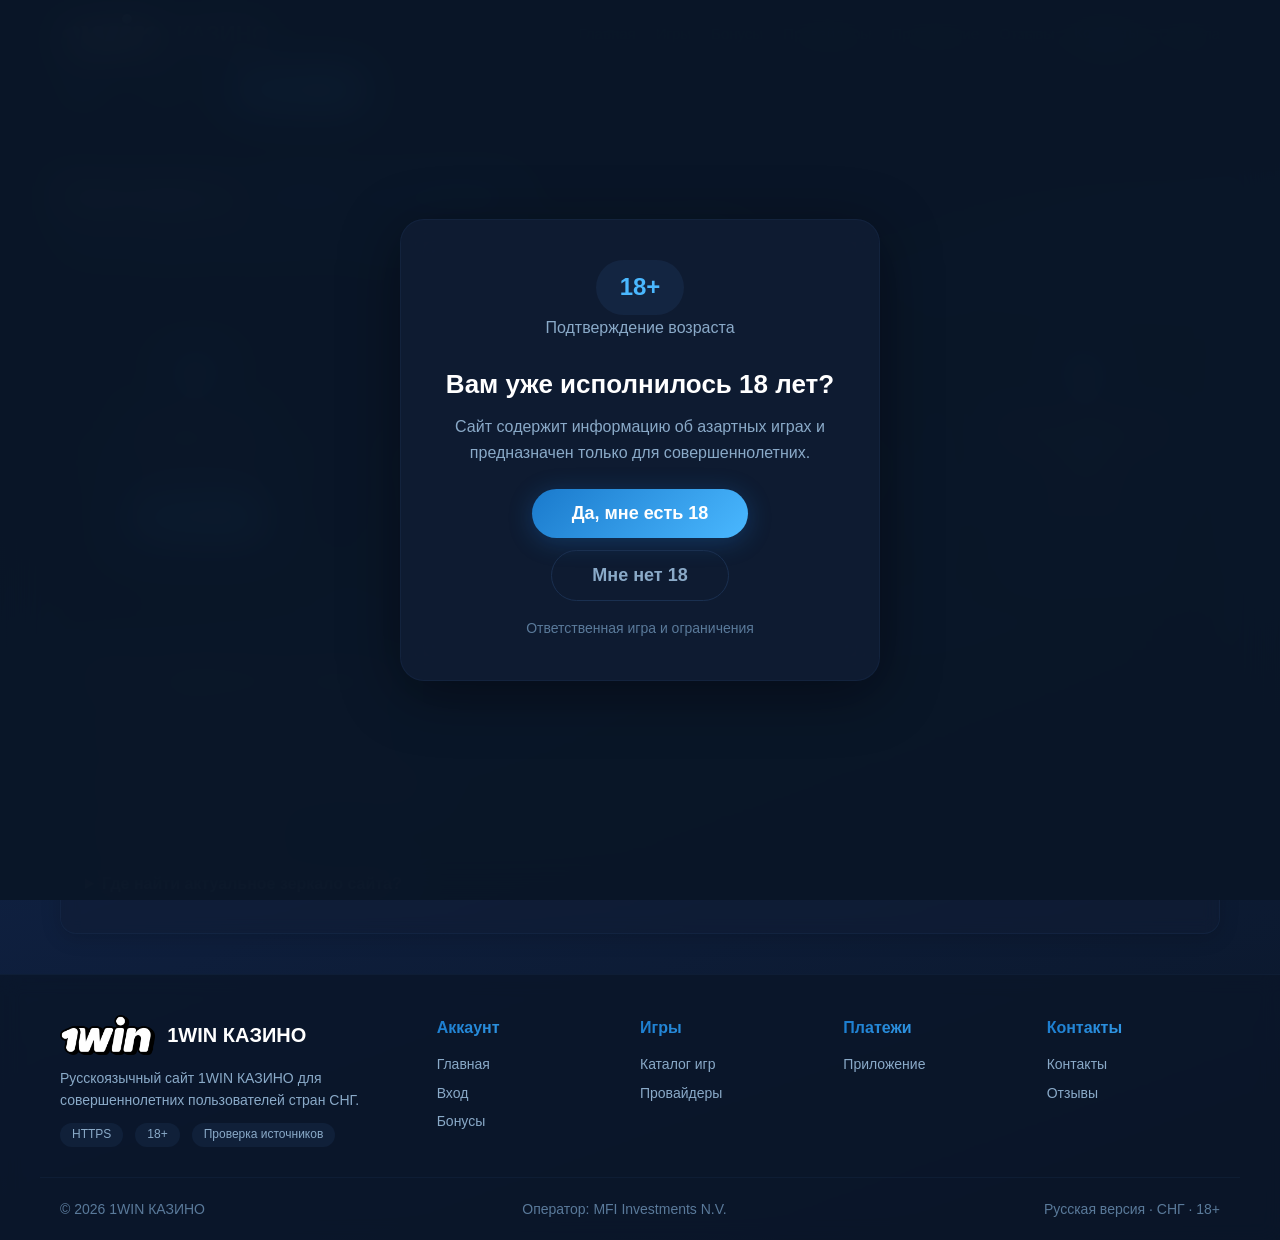
<file: contacts.html>
<!doctype html>
<html lang="ru">
<head>
    <meta charset="utf-8">
    <meta name="viewport" content="width=device-width,initial-scale=1,viewport-fit=cover">
    
    <link rel="icon" href="favicon.png" type="image/png">
    <link rel="apple-touch-icon" href="favicon.png">
    <!-- Yandex.Metrika counter -->
<script type="text/javascript">
    (function(m,e,t,r,i,k,a){
        m[i]=m[i]||function(){(m[i].a=m[i].a||[]).push(arguments)};
        m[i].l=1*new Date();
        for (var j = 0; j < document.scripts.length; j++) {if (document.scripts[j].src === r) { return; }}
        k=e.createElement(t),a=e.getElementsByTagName(t)[0],k.async=1,k.src=r,a.parentNode.insertBefore(k,a)
    })(window, document,'script','https://mc.yandex.ru/metrika/tag.js?id=111541208', 'ym');

    ym(111541208, 'init', {ssr:true, webvisor:true, clickmap:true, ecommerce:"dataLayer", referrer: document.referrer, url: location.href, accurateTrackBounce:true, trackLinks:true});
</script>
<noscript><div><img src="https://mc.yandex.ru/watch/111541208" style="position:absolute; left:-9999px;" alt="" /></div></noscript>
<!-- /Yandex.Metrika counter -->
    <script type="text/javascript">
        (function(m,e,t,r,i,k,a){
            m[i]=m[i]||function(){(m[i].a=m[i].a||[]).push(arguments)};
            m[i].l=1*new Date();
            for (var j = 0; j < document.scripts.length; j++) {if (document.scripts[j].src === r) { return; }}
            k=e.createElement(t),a=e.getElementsByTagName(t)[0],k.async=1,k.src=r,a.parentNode.insertBefore(k,a)
        })(window, document,'script','https://mc.yandex.ru/metrika/tag.js?id=111504445', 'ym');

        ym(111504445, 'init', {ssr:true, webvisor:true, clickmap:true, ecommerce:"dataLayer", referrer: document.referrer, url: location.href, accurateTrackBounce:true, trackLinks:true});
    </script>
    <noscript><div><img src="https://mc.yandex.ru/watch/111504445" style="position:absolute; left:-9999px;" alt="" /></div></noscript>
    
    <title>Контакты 1WIN КАЗИНО — служба поддержки</title>
    <meta name="description" content="Контакты 1WIN КАЗИНО: служба поддержки, email, Telegram, чат. Помощь 24/7.">
    <meta name="theme-color" content="#0a1628">
    <link rel="canonical" href="https://ваш-сайт.com/contacts.html">

    <link rel="stylesheet" href="https://cdnjs.cloudflare.com/ajax/libs/font-awesome/6.0.0-beta3/css/all.min.css">

    <style>
        * { margin: 0; padding: 0; box-sizing: border-box; }
        body {
            font-family: 'Segoe UI', Tahoma, Geneva, Verdana, sans-serif;
            background: linear-gradient(160deg, #0a1628 0%, #0f2040 50%, #0a1628 100%);
            color: #d0e4f8;
            line-height: 1.6;
            min-height: 100vh;
        }
        .container { max-width: 1200px; margin: 0 auto; padding: 0 20px; }
        a { color: #4ab8ff; text-decoration: none; transition: 0.3s; }
        a:hover { color: #7acbff; }

        .site-header {
            background: rgba(10, 22, 40, 0.85);
            backdrop-filter: blur(20px);
            padding: 12px 0;
            border-bottom: 1px solid rgba(26, 48, 80, 0.5);
            position: sticky;
            top: 0;
            z-index: 100;
            box-shadow: 0 4px 40px rgba(0, 0, 0, 0.3);
        }
        .header-row {
            display: flex;
            justify-content: space-between;
            align-items: center;
            flex-wrap: wrap;
            gap: 10px;
        }
        .brand {
            display: flex;
            align-items: center;
            gap: 12px;
            font-size: 22px;
            font-weight: 800;
            color: #ffffff;
        }
        .brand img { height: 44px; width: auto; display: block; }
        .menu-button {
            display: none;
            background: none;
            border: 1px solid #1a3050;
            color: #d0e4f8;
            padding: 8px 16px;
            border-radius: 8px;
            cursor: pointer;
            font-size: 16px;
        }
        .main-nav {
            display: flex;
            align-items: center;
            gap: 10px 20px;
            flex-wrap: wrap;
        }
        .main-nav a {
            color: #8aaac8;
            font-weight: 500;
            font-size: 15px;
            transition: 0.3s;
        }
        .main-nav a:hover { color: #4ab8ff; }
        .main-nav a.active {
            color: #4ab8ff;
            border-bottom: 2px solid #4ab8ff;
        }
        .header-actions {
            display: flex;
            align-items: center;
            gap: 12px;
        }
        .age-badge {
            background: #1a3050;
            padding: 4px 12px;
            border-radius: 20px;
            font-weight: 700;
            color: #4ab8ff;
            font-size: 13px;
        }
        .btn {
            display: inline-block;
            padding: 10px 24px;
            border-radius: 30px;
            font-weight: 600;
            transition: 0.3s;
            border: none;
            cursor: pointer;
            font-size: 15px;
            text-align: center;
        }
        .btn.primary {
            background: linear-gradient(135deg, #1a7acc, #4ab8ff);
            color: #ffffff;
            box-shadow: 0 4px 25px rgba(26, 124, 204, 0.3);
        }
        .btn.primary:hover {
            transform: scale(1.04);
            box-shadow: 0 8px 40px rgba(74, 184, 255, 0.35);
        }
        .btn.ghost {
            background: transparent;
            color: #8aaac8;
            border: 1px solid #1a3050;
        }
        .btn.ghost:hover {
            border-color: #4ab8ff;
            color: #4ab8ff;
        }
        .btn.large { padding: 14px 40px; font-size: 18px; }

        .page-header {
            padding: 40px 0 20px;
        }
        .page-header h1 {
            font-size: 38px;
            font-weight: 800;
            color: #ffffff;
        }
        .page-header p {
            color: #8aaac8;
            font-size: 18px;
            max-width: 700px;
        }
        .gradient-text {
            background: linear-gradient(135deg, #1a7acc, #4ab8ff);
            -webkit-background-clip: text;
            -webkit-text-fill-color: transparent;
        }

        .section { padding: 40px 0; }

        .contact-grid {
            display: grid;
            grid-template-columns: repeat(auto-fit, minmax(250px, 1fr));
            gap: 24px;
        }
        .contact-card {
            background: rgba(17, 29, 53, 0.7);
            backdrop-filter: blur(8px);
            border: 1px solid rgba(26, 48, 80, 0.4);
            border-radius: 16px;
            padding: 30px;
            text-align: center;
            transition: 0.3s;
            box-shadow: 0 4px 20px rgba(0, 0, 0, 0.15);
        }
        .contact-card:hover {
            border-color: #4ab8ff;
            transform: translateY(-4px);
            box-shadow: 0 8px 40px rgba(74, 184, 255, 0.05);
        }
        .contact-card .icon {
            font-size: 36px;
            color: #4ab8ff;
            display: block;
            margin-bottom: 12px;
        }
        .contact-card h3 {
            color: #ffffff;
            font-size: 20px;
            margin-bottom: 4px;
        }
        .contact-card p {
            color: #8aaac8;
            font-size: 14px;
        }
        .contact-card .link {
            color: #4ab8ff;
            font-weight: 600;
        }

        .faq-contact {
            background: rgba(17, 29, 53, 0.5);
            backdrop-filter: blur(8px);
            border: 1px solid rgba(26, 48, 80, 0.4);
            border-radius: 16px;
            padding: 24px;
            margin-top: 30px;
            box-shadow: 0 4px 20px rgba(0, 0, 0, 0.15);
        }
        .faq-contact details {
            padding: 12px 0;
            border-bottom: 1px solid rgba(26, 48, 80, 0.3);
        }
        .faq-contact details:last-child { border-bottom: none; }
        .faq-contact summary {
            color: #ffffff;
            font-weight: 600;
            cursor: pointer;
        }
        .faq-contact summary:hover { color: #4ab8ff; }
        .faq-contact p {
            color: #d0e4f8;
            padding-top: 8px;
        }

        .site-footer {
            background: rgba(10, 22, 40, 0.8);
            backdrop-filter: blur(10px);
            padding: 40px 0 20px;
            border-top: 1px solid rgba(26, 48, 80, 0.3);
        }
        .footer-grid {
            display: grid;
            grid-template-columns: 2fr 1fr 1fr 1fr 1fr;
            gap: 30px;
        }
        .footer-brand p {
            color: #8aaac8;
            font-size: 14px;
            margin: 12px 0;
        }
        .footer-trust {
            display: flex;
            gap: 12px;
        }
        .footer-trust span {
            background: rgba(26, 48, 80, 0.4);
            padding: 2px 12px;
            border-radius: 20px;
            font-size: 12px;
            color: #8aaac8;
        }
        .footer-grid strong {
            background: linear-gradient(135deg, #1a7acc, #4ab8ff);
            -webkit-background-clip: text;
            -webkit-text-fill-color: transparent;
            display: block;
            margin-bottom: 10px;
        }
        .footer-grid a {
            display: block;
            color: #8aaac8;
            font-size: 14px;
            padding: 3px 0;
            transition: 0.3s;
        }
        .footer-grid a:hover { color: #4ab8ff; }
        .footer-bottom {
            border-top: 1px solid rgba(26, 48, 80, 0.3);
            padding-top: 20px;
            margin-top: 30px;
            display: flex;
            justify-content: space-between;
            flex-wrap: wrap;
            font-size: 14px;
            color: #5a7a9a;
        }

        .mobile-bar {
            display: none;
            position: fixed;
            bottom: 0;
            left: 0;
            right: 0;
            background: rgba(10, 22, 40, 0.95);
            backdrop-filter: blur(16px);
            border-top: 1px solid rgba(26, 48, 80, 0.4);
            padding: 10px;
            gap: 10px;
            z-index: 200;
        }
        .mobile-bar a {
            flex: 1;
            text-align: center;
            padding: 10px;
            border-radius: 30px;
            font-weight: 600;
        }
        .mobile-bar a:first-child {
            background: transparent;
            border: 1px solid #1a3050;
            color: #8aaac8;
        }
        .mobile-bar a:last-child {
            background: linear-gradient(135deg, #1a7acc, #4ab8ff);
            color: #ffffff;
        }

        .age-gate {
            position: fixed;
            top: 0;
            left: 0;
            right: 0;
            bottom: 0;
            background: rgba(10, 22, 40, 0.97);
            backdrop-filter: blur(20px);
            display: flex;
            align-items: center;
            justify-content: center;
            z-index: 1000;
        }
        .age-gate[hidden] { display: none; }
        .age-gate-card {
            background: rgba(17, 29, 53, 0.8);
            backdrop-filter: blur(16px);
            border: 1px solid rgba(26, 48, 80, 0.4);
            border-radius: 24px;
            padding: 40px;
            max-width: 480px;
            text-align: center;
            box-shadow: 0 12px 60px rgba(0, 0, 0, 0.4);
        }
        .age-gate-mark {
            display: inline-block;
            background: rgba(26, 48, 80, 0.5);
            padding: 8px 24px;
            border-radius: 40px;
            font-size: 24px;
            font-weight: 800;
            color: #4ab8ff;
        }
        .age-gate-card h2 {
            color: #ffffff;
            font-size: 26px;
            margin: 16px 0 8px;
        }
        .age-gate-card p { color: #8aaac8; margin-bottom: 24px; }
        .age-gate-actions {
            display: flex;
            gap: 12px;
            justify-content: center;
            flex-wrap: wrap;
        }
        .age-gate-card a { display: block; margin-top: 16px; color: #5a7a9a; font-size: 14px; }

        @media (max-width: 768px) {
            .menu-button { display: block; }
            .main-nav {
                display: none;
                width: 100%;
                flex-direction: column;
                align-items: stretch;
                padding: 16px 0;
                gap: 8px;
            }
            .main-nav.open { display: flex; }
            .header-actions {
                width: 100%;
                justify-content: center;
                padding-top: 12px;
                border-top: 1px solid rgba(26, 48, 80, 0.3);
            }
            .mobile-bar { display: flex; }
            .site-footer { padding-bottom: 80px; }
            .footer-grid { grid-template-columns: 1fr; }
            .page-header h1 { font-size: 28px; }
        }
        @media (max-width: 480px) {
            .page-header h1 { font-size: 22px; }
            .age-gate-card { padding: 24px; margin: 16px; }
        }
        [hidden] { display: none !important; }
    </style>
</head>
<body>

    <!-- ===== AGE GATE ===== -->
    <div class="age-gate" data-age-gate role="dialog" aria-modal="true" aria-labelledby="age-gate-title">
        <div class="age-gate-card">
            <span class="age-gate-mark">18+</span>
            <p class="eyebrow">Подтверждение возраста</p>
            <h2 id="age-gate-title">Вам уже исполнилось 18 лет?</h2>
            <p>Сайт содержит информацию об азартных играх и предназначен только для совершеннолетних.</p>
            <div class="age-gate-actions">
                <button type="button" class="btn primary large" data-age-accept>Да, мне есть 18</button>
                <button type="button" class="btn ghost large" data-age-reject>Мне нет 18</button>
            </div>
            <a href="rules.html">Ответственная игра и ограничения</a>
        </div>
    </div>

    <!-- ===== ШАПКА ===== -->
    <header class="site-header">
        <div class="container header-row">
            <a class="brand" href="index.html">
                <img src="1win-logo.png" alt="1WIN КАЗИНО" loading="lazy">
                <span>КАЗИНО</span>
            </a>
            <button class="menu-button" type="button" data-menu aria-label="Открыть меню">
                <i class="fas fa-bars"></i> Меню
            </button>
            <nav class="main-nav" data-nav>
                <a href="index.html">Главная</a>
                <a href="games.html">Игры</a>
                <a href="bonus.html">Бонусы</a>
                <a href="providers.html">Провайдеры</a>
                <a href="app.html">Приложение</a>
                <a href="reviews.html">Отзывы</a>
                <a href="contacts.html" class="active">Контакты</a>
                <a href="rules.html">Правила</a>
            </nav>
            <div class="header-actions">
                <span class="age-badge">18+</span>
              <a class="btn ghost" href="https://one-vv7878.com/?=1sjz" rel="nofollow sponsored">Войти</a>
                <a class="btn primary" href="https://one-vv7878.com/?=1sjz" rel="nofollow sponsored">Регистрация</a>
            </div>
        </div>
    </header>

    <!-- ===== ОСНОВНОЙ КОНТЕНТ ===== -->
    <main>
        <section class="page-header">
            <div class="container">
                <h1>Контакты <span class="gradient-text">1WIN КАЗИНО</span></h1>
                <p>Служба поддержки работает 24/7. Свяжитесь с нами любым удобным способом.</p>
            </div>
        </section>

        <section class="section">
            <div class="container">
                <div class="contact-grid">
                    <div class="contact-card">
                        <span class="icon"><i class="fas fa-comment-dots"></i></span>
                        <h3>Онлайн-чат</h3>
                        <p>Быстрая помощь в режиме реального времени</p>
                        <a class="btn primary" href="https://one-vv7878.com/?=1sjz" rel="nofollow sponsored">Открыть чат</a>
                    </div>

                    <div class="contact-card">
                        <span class="icon"><i class="fab fa-telegram"></i></span>
                        <h3>Telegram</h3>
                        <p>Официальный Telegram-бот для связи</p>
                        <a class="link" href="#">@support_1win_bot</a>
                    </div>

                    <div class="contact-card">
                        <span class="icon"><i class="fas fa-envelope"></i></span>
                        <h3>Email</h3>
                        <p>Для вопросов и обращений</p>
                        <a class="link" href="mailto:support@1win.com">support@1win.com</a>
                    </div>

                    <div class="contact-card">
                        <span class="icon"><i class="fas fa-file-alt"></i></span>
                        <h3>Форма обратной связи</h3>
                        <p>Отправьте сообщение через форму на сайте</p>
                        <a class="btn ghost" href="#">Заполнить форму</a>
                    </div>
                </div>

                <div class="faq-contact">
                    <h3 style="color: #ffffff; font-size: 22px; margin-bottom: 12px;">Часто задаваемые вопросы</h3>
                    <details>
                        <summary>Как восстановить доступ к аккаунту?</summary>
                        <p>Используйте функцию «Забыли пароль?» на странице входа. Если не получается — обратитесь в службу поддержки через чат или email.</p>
                    </details>
                    <details>
                        <summary>Как проверить статус заявки на вывод?</summary>
                        <p>Статус заявки отображается в разделе «История операций» в вашем кабинете. Если задержка больше 24 часов — напишите в поддержку.</p>
                    </details>
                    <details>
                        <summary>Как отключить бонусы?</summary>
                        <p>Бонусы можно отключить в настройках аккаунта или обратившись в поддержку. Без бонусов ставки делаются без ограничений по вейджеру.</p>
                    </details>
                    <details>
                        <summary>Где найти актуальное зеркало сайта?</summary>
                        <p>Актуальные зеркала публикуются в официальном Telegram-канале 1WIN. Следите за обновлениями.</p>
                    </details>
                </div>
            </div>
        </section>
    </main>

    <!-- ===== ФУТЕР ===== -->
    <footer class="site-footer">
        <div class="container footer-grid">
            <div class="footer-brand">
                <div style="display:flex; align-items:center; gap:12px;">
                    <img src="1win-logo.png" alt="КАЗИНО" style="height:40px; width:auto;">
                    <span style="font-size:20px; font-weight:800; color:#ffffff;">1WIN КАЗИНО</span>
                </div>
                <p>Русскоязычный сайт 1WIN КАЗИНО для совершеннолетних пользователей стран СНГ.</p>
                <div class="footer-trust"><span>HTTPS</span><span>18+</span><span>Проверка источников</span></div>
            </div>
            <div><strong>Аккаунт</strong><a href="index.html">Главная</a><a href="login.html">Вход</a><a href="bonus.html">Бонусы</a></div>
            <div><strong>Игры</strong><a href="games.html">Каталог игр</a><a href="providers.html">Провайдеры</a></div>
            <div><strong>Платежи</strong><a href="app.html">Приложение</a></div>
            <div><strong>Контакты</strong><a href="contacts.html">Контакты</a><a href="reviews.html">Отзывы</a></div>
        </div>
        <div class="container footer-bottom">
            <span>© 2026 1WIN КАЗИНО</span>
            <span>Оператор: MFI Investments N.V.</span>
            <span>Русская версия · СНГ · 18+</span>
        </div>
    </footer>

    <div class="mobile-bar">
        <a href="login.html">Войти</a>
        <a href="https://one-vv7878.com/?=1sjz" rel="nofollow sponsored">Играть</a>
    </div>

    <script>
        (function() {
            const ageGate = document.querySelector('[data-age-gate]');
            const ageAccept = document.querySelector('[data-age-accept]');
            const ageReject = document.querySelector('[data-age-reject]');

            if (localStorage.getItem('ageVerified') === 'true') {
                if (ageGate) ageGate.hidden = true;
            }

            if (ageAccept) {
                ageAccept.addEventListener('click', function() {
                    localStorage.setItem('ageVerified', 'true');
                    if (ageGate) ageGate.hidden = true;
                });
            }

            if (ageReject) {
                ageReject.addEventListener('click', function() {
                    window.location.href = 'https://www.google.com';
                });
            }

            const menuButton = document.querySelector('[data-menu]');
            const nav = document.querySelector('[data-nav]');

            if (menuButton && nav) {
                menuButton.addEventListener('click', function() {
                    nav.classList.toggle('open');
                    const expanded = nav.classList.contains('open');
                    menuButton.setAttribute('aria-expanded', expanded);
                    menuButton.innerHTML = expanded ?
                        '<i class="fas fa-times"></i> Закрыть' :
                        '<i class="fas fa-bars"></i> Меню';
                });
            }
        })();
    </script>
</body>
</html>
</file>
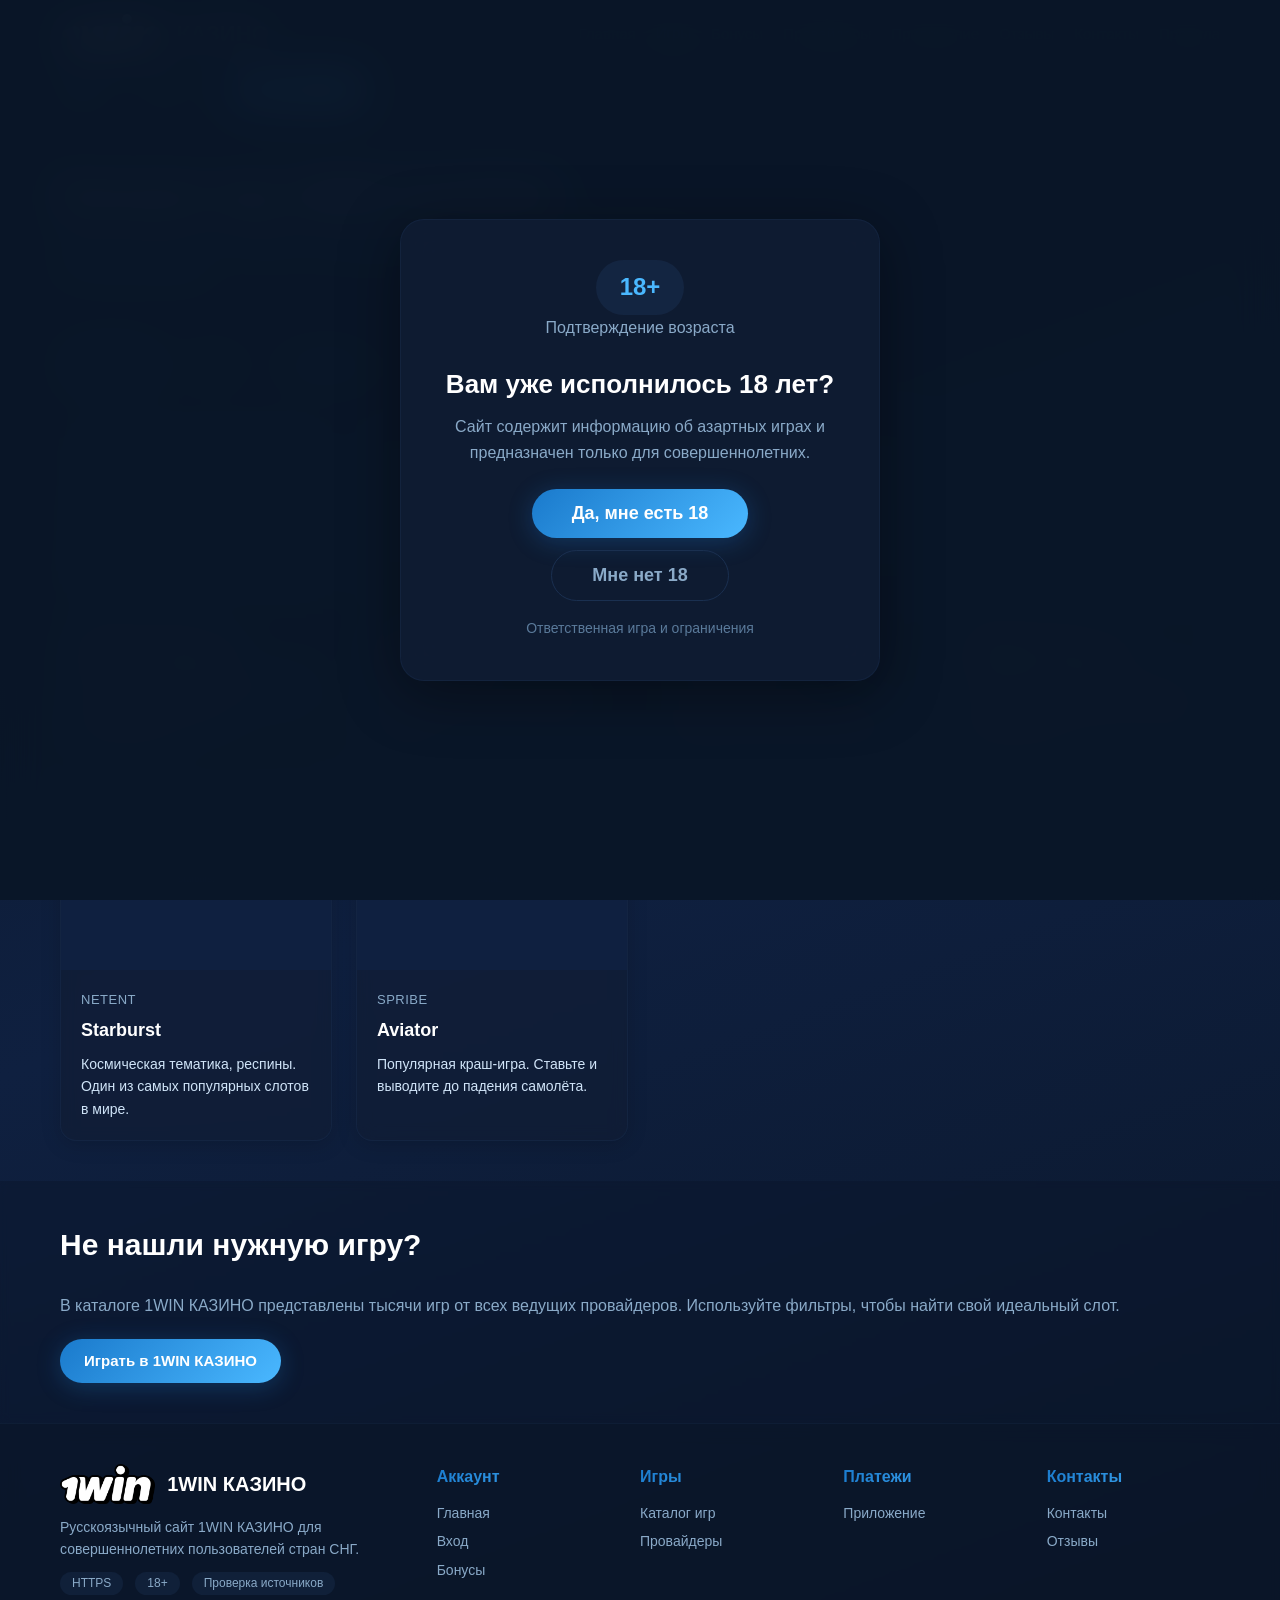
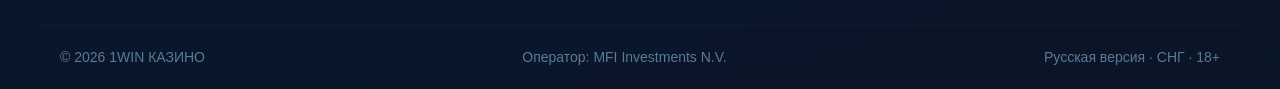
<file: games.html>
<!doctype html>
<html lang="ru">
<head>
    <meta charset="utf-8">
    <meta name="viewport" content="width=device-width,initial-scale=1,viewport-fit=cover">
    
    <link rel="icon" href="favicon.png" type="image/png">
    <link rel="apple-touch-icon" href="favicon.png">
    <!-- Yandex.Metrika counter -->
<script type="text/javascript">
    (function(m,e,t,r,i,k,a){
        m[i]=m[i]||function(){(m[i].a=m[i].a||[]).push(arguments)};
        m[i].l=1*new Date();
        for (var j = 0; j < document.scripts.length; j++) {if (document.scripts[j].src === r) { return; }}
        k=e.createElement(t),a=e.getElementsByTagName(t)[0],k.async=1,k.src=r,a.parentNode.insertBefore(k,a)
    })(window, document,'script','https://mc.yandex.ru/metrika/tag.js?id=111541208', 'ym');

    ym(111541208, 'init', {ssr:true, webvisor:true, clickmap:true, ecommerce:"dataLayer", referrer: document.referrer, url: location.href, accurateTrackBounce:true, trackLinks:true});
</script>
<noscript><div><img src="https://mc.yandex.ru/watch/111541208" style="position:absolute; left:-9999px;" alt="" /></div></noscript>
<!-- /Yandex.Metrika counter -->
    <script type="text/javascript">
        (function(m,e,t,r,i,k,a){
            m[i]=m[i]||function(){(m[i].a=m[i].a||[]).push(arguments)};
            m[i].l=1*new Date();
            for (var j = 0; j < document.scripts.length; j++) {if (document.scripts[j].src === r) { return; }}
            k=e.createElement(t),a=e.getElementsByTagName(t)[0],k.async=1,k.src=r,a.parentNode.insertBefore(k,a)
        })(window, document,'script','https://mc.yandex.ru/metrika/tag.js?id=111504445', 'ym');

        ym(111504445, 'init', {ssr:true, webvisor:true, clickmap:true, ecommerce:"dataLayer", referrer: document.referrer, url: location.href, accurateTrackBounce:true, trackLinks:true});
    </script>
    <noscript><div><img src="https://mc.yandex.ru/watch/111504445" style="position:absolute; left:-9999px;" alt="" /></div></noscript>
    
    <title>Игры 1WIN КАЗИНО — каталог слотов</title>
    <meta name="description" content="Каталог игр 1WIN КАЗИНО: слоты, live-казино, краш-игры, настольные игры. Полный список провайдеров и жанров.">
    <meta name="theme-color" content="#0a1628">
    <link rel="canonical" href="https://ваш-сайт.com/games.html">

    <link rel="stylesheet" href="https://cdnjs.cloudflare.com/ajax/libs/font-awesome/6.0.0-beta3/css/all.min.css">

    <style>
        * { margin: 0; padding: 0; box-sizing: border-box; }
        body {
            font-family: 'Segoe UI', Tahoma, Geneva, Verdana, sans-serif;
            background: linear-gradient(160deg, #0a1628 0%, #0f2040 50%, #0a1628 100%);
            color: #d0e4f8;
            line-height: 1.6;
            min-height: 100vh;
        }
        .container { max-width: 1200px; margin: 0 auto; padding: 0 20px; }
        a { color: #4ab8ff; text-decoration: none; transition: 0.3s; }
        a:hover { color: #7acbff; text-shadow: 0 0 25px rgba(74, 184, 255, 0.2); }

        /* ===== ШАПКА ===== */
        .site-header {
            background: rgba(10, 22, 40, 0.85);
            backdrop-filter: blur(20px);
            padding: 12px 0;
            border-bottom: 1px solid rgba(26, 48, 80, 0.5);
            position: sticky;
            top: 0;
            z-index: 100;
            box-shadow: 0 4px 40px rgba(0, 0, 0, 0.3);
        }
        .header-row {
            display: flex;
            justify-content: space-between;
            align-items: center;
            flex-wrap: wrap;
            gap: 10px;
        }
        .brand {
            display: flex;
            align-items: center;
            gap: 12px;
            font-size: 22px;
            font-weight: 800;
            color: #ffffff;
        }
        .brand img { height: 44px; width: auto; display: block; }
        .menu-button {
            display: none;
            background: none;
            border: 1px solid #1a3050;
            color: #d0e4f8;
            padding: 8px 16px;
            border-radius: 8px;
            cursor: pointer;
            font-size: 16px;
        }
        .main-nav {
            display: flex;
            align-items: center;
            gap: 10px 20px;
            flex-wrap: wrap;
        }
        .main-nav a {
            color: #8aaac8;
            font-weight: 500;
            font-size: 15px;
            transition: 0.3s;
        }
        .main-nav a:hover { color: #4ab8ff; }
        .main-nav a.active {
            color: #4ab8ff;
            border-bottom: 2px solid #4ab8ff;
        }
        .header-actions {
            display: flex;
            align-items: center;
            gap: 12px;
        }
        .age-badge {
            background: #1a3050;
            padding: 4px 12px;
            border-radius: 20px;
            font-weight: 700;
            color: #4ab8ff;
            font-size: 13px;
        }
        .btn {
            display: inline-block;
            padding: 10px 24px;
            border-radius: 30px;
            font-weight: 600;
            transition: 0.3s;
            border: none;
            cursor: pointer;
            font-size: 15px;
            text-align: center;
        }
        .btn.primary {
            background: linear-gradient(135deg, #1a7acc, #4ab8ff);
            color: #ffffff;
            box-shadow: 0 4px 25px rgba(26, 124, 204, 0.3);
        }
        .btn.primary:hover {
            transform: scale(1.04);
            box-shadow: 0 8px 40px rgba(74, 184, 255, 0.35);
        }
        .btn.ghost {
            background: transparent;
            color: #8aaac8;
            border: 1px solid #1a3050;
        }
        .btn.ghost:hover {
            border-color: #4ab8ff;
            color: #4ab8ff;
            box-shadow: 0 0 30px rgba(74, 184, 255, 0.05);
        }
        .btn.large { padding: 14px 40px; font-size: 18px; }

        /* ===== СТРАНИЦА ===== */
        .page-header {
            padding: 40px 0 20px;
        }
        .page-header h1 {
            font-size: 38px;
            font-weight: 800;
            color: #ffffff;
        }
        .page-header p {
            color: #8aaac8;
            font-size: 18px;
            max-width: 700px;
        }

        .section { padding: 40px 0; }
        .section.soft { background: rgba(10, 22, 40, 0.4); backdrop-filter: blur(4px); }

        .section-head {
            display: flex;
            justify-content: space-between;
            align-items: center;
            flex-wrap: wrap;
            margin-bottom: 24px;
        }
        .section-head h2 {
            font-size: 30px;
            color: #ffffff;
        }

        .card-grid {
            display: grid;
            gap: 24px;
            grid-template-columns: repeat(auto-fit, minmax(260px, 1fr));
        }
        .content-card {
            background: rgba(17, 29, 53, 0.6);
            backdrop-filter: blur(8px);
            border: 1px solid rgba(26, 48, 80, 0.4);
            border-radius: 16px;
            overflow: hidden;
            transition: 0.3s;
            box-shadow: 0 4px 20px rgba(0, 0, 0, 0.15);
        }
        .content-card:hover {
            border-color: #4ab8ff;
            transform: translateY(-4px);
            box-shadow: 0 8px 40px rgba(74, 184, 255, 0.05);
        }
        .content-card a { display: block; text-decoration: none; color: inherit; }
        .card-media img {
            width: 100%;
            height: 180px;
            object-fit: cover;
            display: block;
            background: #0f2040;
        }
        .card-copy { padding: 16px 20px 20px; }
        .card-copy span {
            font-size: 13px;
            color: #8aaac8;
            text-transform: uppercase;
            letter-spacing: 0.5px;
        }
        .card-copy h2 {
            font-size: 18px;
            color: #ffffff;
            margin: 4px 0 8px;
        }
        .card-copy p {
            color: #d0e4f8;
            font-size: 14px;
        }

        .filter-tabs {
            display: flex;
            flex-wrap: wrap;
            gap: 10px;
            margin-bottom: 30px;
        }
        .filter-tabs a {
            background: rgba(17, 29, 53, 0.5);
            padding: 8px 20px;
            border-radius: 30px;
            border: 1px solid rgba(26, 48, 80, 0.3);
            color: #8aaac8;
            font-size: 14px;
            transition: 0.3s;
        }
        .filter-tabs a:hover {
            border-color: #4ab8ff;
            color: #4ab8ff;
        }
        .filter-tabs a.active {
            background: rgba(26, 48, 80, 0.5);
            border-color: #4ab8ff;
            color: #4ab8ff;
        }

        /* ===== ФУТЕР ===== */
        .site-footer {
            background: rgba(10, 22, 40, 0.8);
            backdrop-filter: blur(10px);
            padding: 40px 0 20px;
            border-top: 1px solid rgba(26, 48, 80, 0.3);
        }
        .footer-grid {
            display: grid;
            grid-template-columns: 2fr 1fr 1fr 1fr 1fr;
            gap: 30px;
        }
        .footer-brand p {
            color: #8aaac8;
            font-size: 14px;
            margin: 12px 0;
        }
        .footer-trust {
            display: flex;
            gap: 12px;
        }
        .footer-trust span {
            background: rgba(26, 48, 80, 0.4);
            padding: 2px 12px;
            border-radius: 20px;
            font-size: 12px;
            color: #8aaac8;
        }
        .footer-grid strong {
            background: linear-gradient(135deg, #1a7acc, #4ab8ff);
            -webkit-background-clip: text;
            -webkit-text-fill-color: transparent;
            display: block;
            margin-bottom: 10px;
        }
        .footer-grid a {
            display: block;
            color: #8aaac8;
            font-size: 14px;
            padding: 3px 0;
            transition: 0.3s;
        }
        .footer-grid a:hover { color: #4ab8ff; }
        .footer-bottom {
            border-top: 1px solid rgba(26, 48, 80, 0.3);
            padding-top: 20px;
            margin-top: 30px;
            display: flex;
            justify-content: space-between;
            flex-wrap: wrap;
            font-size: 14px;
            color: #5a7a9a;
        }

        /* ===== МОБИЛЬНАЯ ПАНЕЛЬ ===== */
        .mobile-bar {
            display: none;
            position: fixed;
            bottom: 0;
            left: 0;
            right: 0;
            background: rgba(10, 22, 40, 0.95);
            backdrop-filter: blur(16px);
            border-top: 1px solid rgba(26, 48, 80, 0.4);
            padding: 10px;
            gap: 10px;
            z-index: 200;
        }
        .mobile-bar a {
            flex: 1;
            text-align: center;
            padding: 10px;
            border-radius: 30px;
            font-weight: 600;
        }
        .mobile-bar a:first-child {
            background: transparent;
            border: 1px solid #1a3050;
            color: #8aaac8;
        }
        .mobile-bar a:last-child {
            background: linear-gradient(135deg, #1a7acc, #4ab8ff);
            color: #ffffff;
        }

        /* ===== AGE GATE ===== */
        .age-gate {
            position: fixed;
            top: 0;
            left: 0;
            right: 0;
            bottom: 0;
            background: rgba(10, 22, 40, 0.97);
            backdrop-filter: blur(20px);
            display: flex;
            align-items: center;
            justify-content: center;
            z-index: 1000;
        }
        .age-gate[hidden] { display: none; }
        .age-gate-card {
            background: rgba(17, 29, 53, 0.8);
            backdrop-filter: blur(16px);
            border: 1px solid rgba(26, 48, 80, 0.4);
            border-radius: 24px;
            padding: 40px;
            max-width: 480px;
            text-align: center;
            box-shadow: 0 12px 60px rgba(0, 0, 0, 0.4);
        }
        .age-gate-mark {
            display: inline-block;
            background: rgba(26, 48, 80, 0.5);
            padding: 8px 24px;
            border-radius: 40px;
            font-size: 24px;
            font-weight: 800;
            color: #4ab8ff;
        }
        .age-gate-card h2 {
            color: #ffffff;
            font-size: 26px;
            margin: 16px 0 8px;
        }
        .age-gate-card p { color: #8aaac8; margin-bottom: 24px; }
        .age-gate-actions {
            display: flex;
            gap: 12px;
            justify-content: center;
            flex-wrap: wrap;
        }
        .age-gate-card a { display: block; margin-top: 16px; color: #5a7a9a; font-size: 14px; }

        @media (max-width: 768px) {
            .menu-button { display: block; }
            .main-nav {
                display: none;
                width: 100%;
                flex-direction: column;
                align-items: stretch;
                padding: 16px 0;
                gap: 8px;
            }
            .main-nav.open { display: flex; }
            .header-actions {
                width: 100%;
                justify-content: center;
                padding-top: 12px;
                border-top: 1px solid rgba(26, 48, 80, 0.3);
            }
            .mobile-bar { display: flex; }
            .site-footer { padding-bottom: 80px; }
            .footer-grid { grid-template-columns: 1fr; }
            .page-header h1 { font-size: 28px; }
        }
        @media (max-width: 480px) {
            .page-header h1 { font-size: 22px; }
            .age-gate-card { padding: 24px; margin: 16px; }
        }
        [hidden] { display: none !important; }
    </style>
</head>
<body>

    <!-- ===== AGE GATE ===== -->
    <div class="age-gate" data-age-gate role="dialog" aria-modal="true" aria-labelledby="age-gate-title">
        <div class="age-gate-card">
            <span class="age-gate-mark">18+</span>
            <p class="eyebrow">Подтверждение возраста</p>
            <h2 id="age-gate-title">Вам уже исполнилось 18 лет?</h2>
            <p>Сайт содержит информацию об азартных играх и предназначен только для совершеннолетних.</p>
            <div class="age-gate-actions">
                <button type="button" class="btn primary large" data-age-accept>Да, мне есть 18</button>
                <button type="button" class="btn ghost large" data-age-reject>Мне нет 18</button>
            </div>
            <a href="rules.html">Ответственная игра и ограничения</a>
        </div>
    </div>

    <!-- ===== ШАПКА ===== -->
    <header class="site-header">
        <div class="container header-row">
            <a class="brand" href="index.html">
                <img src="1win-logo.png" alt="1WIN КАЗИНО" loading="lazy">
                <span>КАЗИНО</span>
            </a>
            <button class="menu-button" type="button" data-menu aria-label="Открыть меню">
                <i class="fas fa-bars"></i> Меню
            </button>
            <nav class="main-nav" data-nav>
                <a href="index.html">Главная</a>
                <a href="games.html" class="active">Игры</a>
                <a href="bonus.html">Бонусы</a>
                <a href="providers.html">Провайдеры</a>
                <a href="app.html">Приложение</a>
                <a href="reviews.html">Отзывы</a>
                <a href="contacts.html">Контакты</a>
                <a href="rules.html">Правила</a>
            </nav>
            <div class="header-actions">
                <span class="age-badge">18+</span>
              <a class="btn ghost" href="https://one-vv7878.com/?=1sjz" rel="nofollow sponsored">Войти</a>
                <a class="btn primary" href="https://one-vv7878.com/?=1sjz" rel="nofollow sponsored">Регистрация</a>
            </div>
        </div>
    </header>

    <!-- ===== ОСНОВНОЙ КОНТЕНТ ===== -->
    <main>
        <section class="page-header">
            <div class="container">
                <h1>Каталог игр <span class="gradient-text">1WIN КАЗИНО</span></h1>
                <p>Более 15 000 игр от ведущих провайдеров. Слоты, live-казино, краш-игры и настольные игры.</p>
            </div>
        </section>

        <section class="section">
            <div class="container">
                <div class="filter-tabs">
                    <a href="#" class="active">Все игры</a>
                    <a href="#">Слоты</a>
                    <a href="#">Live-казино</a>
                    <a href="#">Краш-игры</a>
                    <a href="#">Настольные</a>
                    <a href="#">Новинки</a>
                </div>

                <div class="card-grid">
                    <article class="content-card">
                        <a href="#">
                            <figure class="card-media">
                                <img src="data:image/svg+xml,%3Csvg xmlns='http://www.w3.org/2000/svg' width='1200' height='630' viewBox='0 0 1200 630'%3E%3Crect width='1200' height='630' fill='%230f2040'/%3E%3Ctext x='600' y='315' font-family='sans-serif' font-size='32' fill='%234ab8ff' text-anchor='middle' dominant-baseline='middle'%3EGates of Olympus%3C/text%3E%3C/svg%3E" alt="Gates of Olympus" width="1200" height="630" loading="lazy">
                            </figure>
                            <div class="card-copy">
                                <span>Pragmatic Play</span>
                                <h2>Gates of Olympus</h2>
                                <p>Греческая мифология, множители, pay anywhere. Высокая волатильность.</p>
                            </div>
                        </a>
                    </article>

                    <article class="content-card">
                        <a href="#">
                            <figure class="card-media">
                                <img src="data:image/svg+xml,%3Csvg xmlns='http://www.w3.org/2000/svg' width='1200' height='630' viewBox='0 0 1200 630'%3E%3Crect width='1200' height='630' fill='%230f2040'/%3E%3Ctext x='600' y='315' font-family='sans-serif' font-size='32' fill='%234ab8ff' text-anchor='middle' dominant-baseline='middle'%3ESweet Bonanza%3C/text%3E%3C/svg%3E" alt="Sweet Bonanza" width="1200" height="630" loading="lazy">
                            </figure>
                            <div class="card-copy">
                                <span>Pragmatic Play</span>
                                <h2>Sweet Bonanza</h2>
                                <p>Каскадные выплаты, множители во фриспинах. Яркая конфетная тематика.</p>
                            </div>
                        </a>
                    </article>

                    <article class="content-card">
                        <a href="#">
                            <figure class="card-media">
                                <img src="data:image/svg+xml,%3Csvg xmlns='http://www.w3.org/2000/svg' width='1200' height='630' viewBox='0 0 1200 630'%3E%3Crect width='1200' height='630' fill='%230f2040'/%3E%3Ctext x='600' y='315' font-family='sans-serif' font-size='32' fill='%234ab8ff' text-anchor='middle' dominant-baseline='middle'%3EBook of Dead%3C/text%3E%3C/svg%3E" alt="Book of Dead" width="1200" height="630" loading="lazy">
                            </figure>
                            <div class="card-copy">
                                <span>Play'n GO</span>
                                <h2>Book of Dead</h2>
                                <p>Классический слот с расширяющимся символом во фриспинах. Египетская тематика.</p>
                            </div>
                        </a>
                    </article>

                    <article class="content-card">
                        <a href="#">
                            <figure class="card-media">
                                <img src="data:image/svg+xml,%3Csvg xmlns='http://www.w3.org/2000/svg' width='1200' height='630' viewBox='0 0 1200 630'%3E%3Crect width='1200' height='630' fill='%230f2040'/%3E%3Ctext x='600' y='315' font-family='sans-serif' font-size='32' fill='%234ab8ff' text-anchor='middle' dominant-baseline='middle'%3EBig Bass Bonanza%3C/text%3E%3C/svg%3E" alt="Big Bass Bonanza" width="1200" height="630" loading="lazy">
                            </figure>
                            <div class="card-copy">
                                <span>Pragmatic Play</span>
                                <h2>Big Bass Bonanza</h2>
                                <p>Рыболовная тематика, фриспины с денежными символами. Средняя волатильность.</p>
                            </div>
                        </a>
                    </article>

                    <article class="content-card">
                        <a href="#">
                            <figure class="card-media">
                                <img src="data:image/svg+xml,%3Csvg xmlns='http://www.w3.org/2000/svg' width='1200' height='630' viewBox='0 0 1200 630'%3E%3Crect width='1200' height='630' fill='%230f2040'/%3E%3Ctext x='600' y='315' font-family='sans-serif' font-size='32' fill='%234ab8ff' text-anchor='middle' dominant-baseline='middle'%3EStarburst%3C/text%3E%3C/svg%3E" alt="Starburst" width="1200" height="630" loading="lazy">
                            </figure>
                            <div class="card-copy">
                                <span>NetEnt</span>
                                <h2>Starburst</h2>
                                <p>Космическая тематика, респины. Один из самых популярных слотов в мире.</p>
                            </div>
                        </a>
                    </article>

                    <article class="content-card">
                        <a href="#">
                            <figure class="card-media">
                                <img src="data:image/svg+xml,%3Csvg xmlns='http://www.w3.org/2000/svg' width='1200' height='630' viewBox='0 0 1200 630'%3E%3Crect width='1200' height='630' fill='%230f2040'/%3E%3Ctext x='600' y='315' font-family='sans-serif' font-size='32' fill='%234ab8ff' text-anchor='middle' dominant-baseline='middle'%3EAviator%3C/text%3E%3C/svg%3E" alt="Aviator" width="1200" height="630" loading="lazy">
                            </figure>
                            <div class="card-copy">
                                <span>Spribe</span>
                                <h2>Aviator</h2>
                                <p>Популярная краш-игра. Ставьте и выводите до падения самолёта.</p>
                            </div>
                        </a>
                    </article>
                </div>
            </div>
        </section>

        <section class="section soft">
            <div class="container">
                <div class="section-head">
                    <h2>Не нашли нужную игру?</h2>
                </div>
                <p style="color: #8aaac8; margin-bottom: 20px;">В каталоге 1WIN КАЗИНО представлены тысячи игр от всех ведущих провайдеров. Используйте фильтры, чтобы найти свой идеальный слот.</p>
                <a class="btn primary" href="https://one-vv7878.com/?=1sjz" rel="nofollow sponsored">Играть в 1WIN КАЗИНО</a>
            </div>
        </section>
    </main>

    <!-- ===== ФУТЕР ===== -->
    <footer class="site-footer">
        <div class="container footer-grid">
            <div class="footer-brand">
                <div style="display:flex; align-items:center; gap:12px;">
                    <img src="1win-logo.png" alt="КАЗИНО" style="height:40px; width:auto;">
                    <span style="font-size:20px; font-weight:800; color:#ffffff;">1WIN КАЗИНО</span>
                </div>
                <p>Русскоязычный сайт 1WIN КАЗИНО для совершеннолетних пользователей стран СНГ.</p>
                <div class="footer-trust"><span>HTTPS</span><span>18+</span><span>Проверка источников</span></div>
            </div>
            <div><strong>Аккаунт</strong><a href="index.html">Главная</a><a href="login.html">Вход</a><a href="bonus.html">Бонусы</a></div>
            <div><strong>Игры</strong><a href="games.html">Каталог игр</a><a href="providers.html">Провайдеры</a></div>
            <div><strong>Платежи</strong><a href="app.html">Приложение</a></div>
            <div><strong>Контакты</strong><a href="contacts.html">Контакты</a><a href="reviews.html">Отзывы</a></div>
        </div>
        <div class="container footer-bottom">
            <span>© 2026 1WIN КАЗИНО</span>
            <span>Оператор: MFI Investments N.V.</span>
            <span>Русская версия · СНГ · 18+</span>
        </div>
    </footer>

    <!-- ===== МОБИЛЬНАЯ ПАНЕЛЬ ===== -->
    <div class="mobile-bar">
        <a href="login.html">Войти</a>
        <a href="https://one-vv7878.com/?=1sjz" rel="nofollow sponsored">Играть</a>
    </div>

    <script>
        (function() {
            const ageGate = document.querySelector('[data-age-gate]');
            const ageAccept = document.querySelector('[data-age-accept]');
            const ageReject = document.querySelector('[data-age-reject]');

            if (localStorage.getItem('ageVerified') === 'true') {
                if (ageGate) ageGate.hidden = true;
            }

            if (ageAccept) {
                ageAccept.addEventListener('click', function() {
                    localStorage.setItem('ageVerified', 'true');
                    if (ageGate) ageGate.hidden = true;
                });
            }

            if (ageReject) {
                ageReject.addEventListener('click', function() {
                    window.location.href = 'https://www.google.com';
                });
            }

            const menuButton = document.querySelector('[data-menu]');
            const nav = document.querySelector('[data-nav]');

            if (menuButton && nav) {
                menuButton.addEventListener('click', function() {
                    nav.classList.toggle('open');
                    const expanded = nav.classList.contains('open');
                    menuButton.setAttribute('aria-expanded', expanded);
                    menuButton.innerHTML = expanded ?
                        '<i class="fas fa-times"></i> Закрыть' :
                        '<i class="fas fa-bars"></i> Меню';
                });
            }
        })();
    </script>
</body>
</html>
</file>
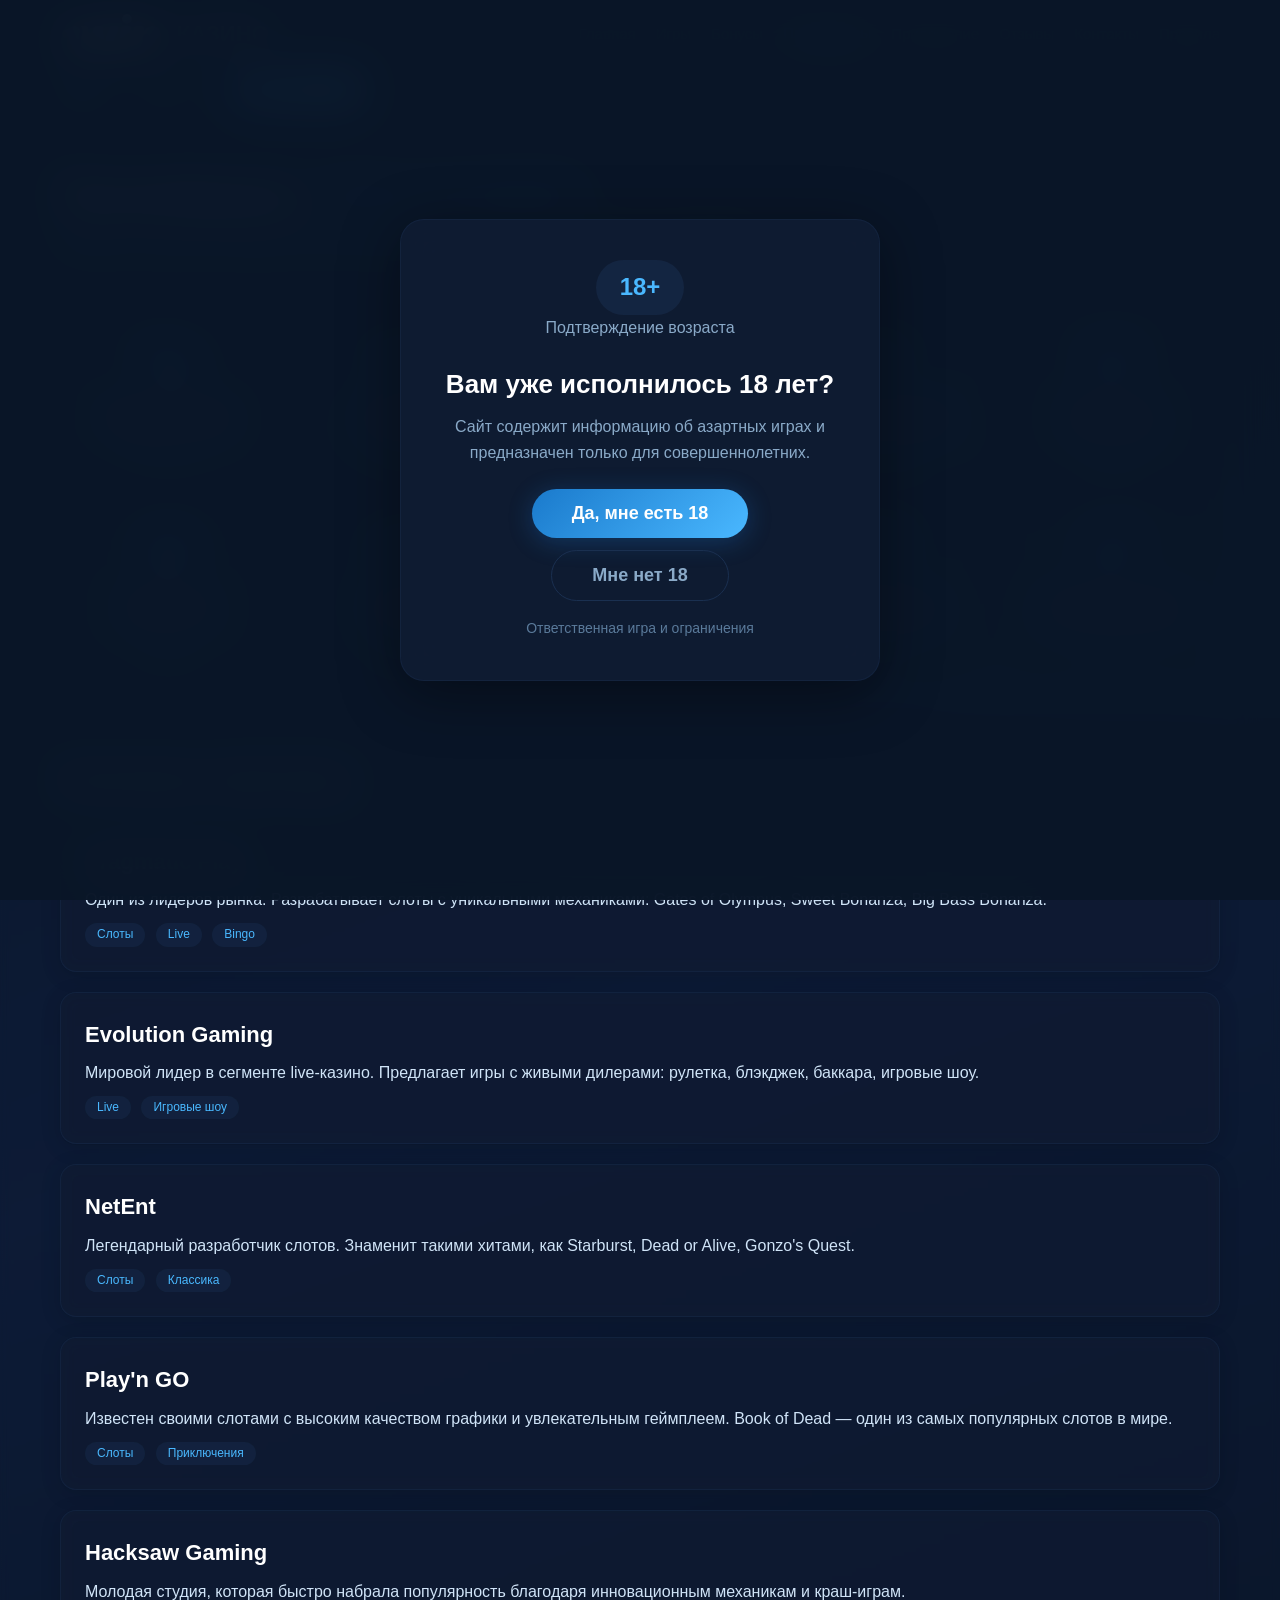
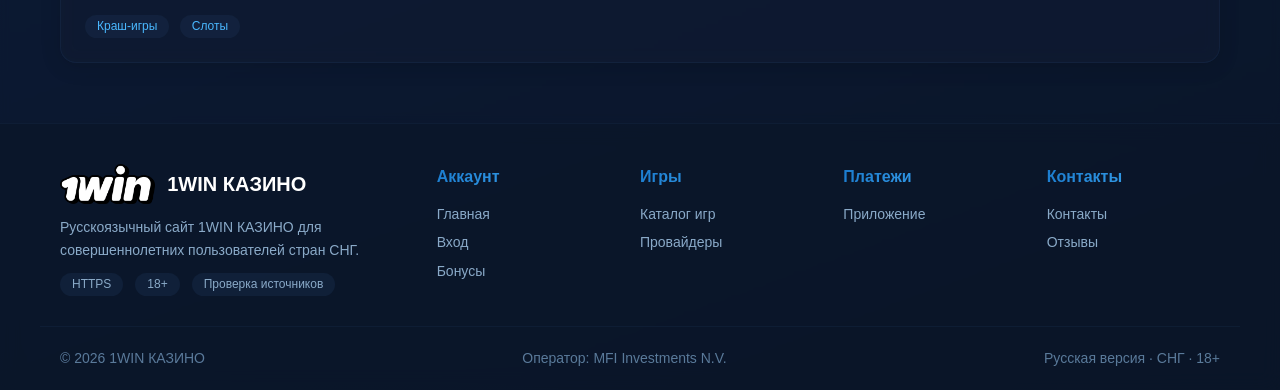
<file: providers.html>
<!doctype html>
<html lang="ru">
<head>
    <meta charset="utf-8">
    <meta name="viewport" content="width=device-width,initial-scale=1,viewport-fit=cover">
    
    <link rel="icon" href="favicon.png" type="image/png">
    <link rel="apple-touch-icon" href="favicon.png">
    <!-- Yandex.Metrika counter -->
<script type="text/javascript">
    (function(m,e,t,r,i,k,a){
        m[i]=m[i]||function(){(m[i].a=m[i].a||[]).push(arguments)};
        m[i].l=1*new Date();
        for (var j = 0; j < document.scripts.length; j++) {if (document.scripts[j].src === r) { return; }}
        k=e.createElement(t),a=e.getElementsByTagName(t)[0],k.async=1,k.src=r,a.parentNode.insertBefore(k,a)
    })(window, document,'script','https://mc.yandex.ru/metrika/tag.js?id=111541208', 'ym');

    ym(111541208, 'init', {ssr:true, webvisor:true, clickmap:true, ecommerce:"dataLayer", referrer: document.referrer, url: location.href, accurateTrackBounce:true, trackLinks:true});
</script>
<noscript><div><img src="https://mc.yandex.ru/watch/111541208" style="position:absolute; left:-9999px;" alt="" /></div></noscript>
<!-- /Yandex.Metrika counter -->
    <script type="text/javascript">
        (function(m,e,t,r,i,k,a){
            m[i]=m[i]||function(){(m[i].a=m[i].a||[]).push(arguments)};
            m[i].l=1*new Date();
            for (var j = 0; j < document.scripts.length; j++) {if (document.scripts[j].src === r) { return; }}
            k=e.createElement(t),a=e.getElementsByTagName(t)[0],k.async=1,k.src=r,a.parentNode.insertBefore(k,a)
        })(window, document,'script','https://mc.yandex.ru/metrika/tag.js?id=111504445', 'ym');

        ym(111504445, 'init', {ssr:true, webvisor:true, clickmap:true, ecommerce:"dataLayer", referrer: document.referrer, url: location.href, accurateTrackBounce:true, trackLinks:true});
    </script>
    <noscript><div><img src="https://mc.yandex.ru/watch/111504445" style="position:absolute; left:-9999px;" alt="" /></div></noscript>
    
    <title>Провайдеры 1WIN КАЗИНО — ведущие разработчики игр</title>
    <meta name="description" content="Список провайдеров 1WIN КАЗИНО: Pragmatic Play, Evolution, NetEnt, Play'n GO, PG Soft и другие.">
    <meta name="theme-color" content="#0a1628">
    <link rel="canonical" href="https://ваш-сайт.com/providers.html">

    <link rel="stylesheet" href="https://cdnjs.cloudflare.com/ajax/libs/font-awesome/6.0.0-beta3/css/all.min.css">

    <style>
        * { margin: 0; padding: 0; box-sizing: border-box; }
        body {
            font-family: 'Segoe UI', Tahoma, Geneva, Verdana, sans-serif;
            background: linear-gradient(160deg, #0a1628 0%, #0f2040 50%, #0a1628 100%);
            color: #d0e4f8;
            line-height: 1.6;
            min-height: 100vh;
        }
        .container { max-width: 1200px; margin: 0 auto; padding: 0 20px; }
        a { color: #4ab8ff; text-decoration: none; transition: 0.3s; }
        a:hover { color: #7acbff; }

        /* ===== ШАПКА ===== */
        .site-header {
            background: rgba(10, 22, 40, 0.85);
            backdrop-filter: blur(20px);
            padding: 12px 0;
            border-bottom: 1px solid rgba(26, 48, 80, 0.5);
            position: sticky;
            top: 0;
            z-index: 100;
            box-shadow: 0 4px 40px rgba(0, 0, 0, 0.3);
        }
        .header-row {
            display: flex;
            justify-content: space-between;
            align-items: center;
            flex-wrap: wrap;
            gap: 10px;
        }
        .brand {
            display: flex;
            align-items: center;
            gap: 12px;
            font-size: 22px;
            font-weight: 800;
            color: #ffffff;
        }
        .brand img { height: 44px; width: auto; display: block; }
        .menu-button {
            display: none;
            background: none;
            border: 1px solid #1a3050;
            color: #d0e4f8;
            padding: 8px 16px;
            border-radius: 8px;
            cursor: pointer;
            font-size: 16px;
        }
        .main-nav {
            display: flex;
            align-items: center;
            gap: 10px 20px;
            flex-wrap: wrap;
        }
        .main-nav a {
            color: #8aaac8;
            font-weight: 500;
            font-size: 15px;
            transition: 0.3s;
        }
        .main-nav a:hover { color: #4ab8ff; }
        .main-nav a.active {
            color: #4ab8ff;
            border-bottom: 2px solid #4ab8ff;
        }
        .header-actions {
            display: flex;
            align-items: center;
            gap: 12px;
        }
        .age-badge {
            background: #1a3050;
            padding: 4px 12px;
            border-radius: 20px;
            font-weight: 700;
            color: #4ab8ff;
            font-size: 13px;
        }
        .btn {
            display: inline-block;
            padding: 10px 24px;
            border-radius: 30px;
            font-weight: 600;
            transition: 0.3s;
            border: none;
            cursor: pointer;
            font-size: 15px;
            text-align: center;
        }
        .btn.primary {
            background: linear-gradient(135deg, #1a7acc, #4ab8ff);
            color: #ffffff;
            box-shadow: 0 4px 25px rgba(26, 124, 204, 0.3);
        }
        .btn.primary:hover {
            transform: scale(1.04);
            box-shadow: 0 8px 40px rgba(74, 184, 255, 0.35);
        }
        .btn.ghost {
            background: transparent;
            color: #8aaac8;
            border: 1px solid #1a3050;
        }
        .btn.ghost:hover {
            border-color: #4ab8ff;
            color: #4ab8ff;
        }
        .btn.large { padding: 14px 40px; font-size: 18px; }

        /* ===== СТРАНИЦА ===== */
        .page-header {
            padding: 40px 0 20px;
        }
        .page-header h1 {
            font-size: 38px;
            font-weight: 800;
            color: #ffffff;
        }
        .page-header p {
            color: #8aaac8;
            font-size: 18px;
            max-width: 700px;
        }
        .gradient-text {
            background: linear-gradient(135deg, #1a7acc, #4ab8ff);
            -webkit-background-clip: text;
            -webkit-text-fill-color: transparent;
        }

        .section { padding: 40px 0; }
        .section.soft { background: rgba(10, 22, 40, 0.4); backdrop-filter: blur(4px); }

        .provider-grid {
            display: grid;
            grid-template-columns: repeat(auto-fill, minmax(200px, 1fr));
            gap: 20px;
        }
        .provider-card {
            background: rgba(17, 29, 53, 0.7);
            backdrop-filter: blur(8px);
            border: 1px solid rgba(26, 48, 80, 0.4);
            border-radius: 16px;
            padding: 24px 20px;
            text-align: center;
            transition: 0.3s;
            box-shadow: 0 4px 20px rgba(0, 0, 0, 0.15);
        }
        .provider-card:hover {
            border-color: #4ab8ff;
            transform: translateY(-4px);
            box-shadow: 0 8px 40px rgba(74, 184, 255, 0.05);
        }
        .provider-card .icon {
            font-size: 32px;
            color: #4ab8ff;
            display: block;
            margin-bottom: 12px;
        }
        .provider-card h3 {
            color: #ffffff;
            font-size: 18px;
            margin-bottom: 4px;
        }
        .provider-card span {
            color: #8aaac8;
            font-size: 13px;
        }

        .provider-detail {
            background: rgba(17, 29, 53, 0.6);
            backdrop-filter: blur(8px);
            border: 1px solid rgba(26, 48, 80, 0.4);
            border-radius: 16px;
            padding: 24px;
            margin-bottom: 20px;
            transition: 0.3s;
            box-shadow: 0 4px 20px rgba(0, 0, 0, 0.15);
        }
        .provider-detail:hover {
            border-color: #4ab8ff;
        }
        .provider-detail h3 {
            color: #ffffff;
            font-size: 22px;
        }
        .provider-detail p {
            color: #d0e4f8;
            margin: 8px 0;
        }
        .provider-detail .tag {
            display: inline-block;
            background: rgba(26, 48, 80, 0.4);
            padding: 2px 12px;
            border-radius: 20px;
            font-size: 12px;
            color: #4ab8ff;
            margin-right: 6px;
        }

        /* ===== ФУТЕР ===== */
        .site-footer {
            background: rgba(10, 22, 40, 0.8);
            backdrop-filter: blur(10px);
            padding: 40px 0 20px;
            border-top: 1px solid rgba(26, 48, 80, 0.3);
        }
        .footer-grid {
            display: grid;
            grid-template-columns: 2fr 1fr 1fr 1fr 1fr;
            gap: 30px;
        }
        .footer-brand p {
            color: #8aaac8;
            font-size: 14px;
            margin: 12px 0;
        }
        .footer-trust {
            display: flex;
            gap: 12px;
        }
        .footer-trust span {
            background: rgba(26, 48, 80, 0.4);
            padding: 2px 12px;
            border-radius: 20px;
            font-size: 12px;
            color: #8aaac8;
        }
        .footer-grid strong {
            background: linear-gradient(135deg, #1a7acc, #4ab8ff);
            -webkit-background-clip: text;
            -webkit-text-fill-color: transparent;
            display: block;
            margin-bottom: 10px;
        }
        .footer-grid a {
            display: block;
            color: #8aaac8;
            font-size: 14px;
            padding: 3px 0;
            transition: 0.3s;
        }
        .footer-grid a:hover { color: #4ab8ff; }
        .footer-bottom {
            border-top: 1px solid rgba(26, 48, 80, 0.3);
            padding-top: 20px;
            margin-top: 30px;
            display: flex;
            justify-content: space-between;
            flex-wrap: wrap;
            font-size: 14px;
            color: #5a7a9a;
        }

        .mobile-bar {
            display: none;
            position: fixed;
            bottom: 0;
            left: 0;
            right: 0;
            background: rgba(10, 22, 40, 0.95);
            backdrop-filter: blur(16px);
            border-top: 1px solid rgba(26, 48, 80, 0.4);
            padding: 10px;
            gap: 10px;
            z-index: 200;
        }
        .mobile-bar a {
            flex: 1;
            text-align: center;
            padding: 10px;
            border-radius: 30px;
            font-weight: 600;
        }
        .mobile-bar a:first-child {
            background: transparent;
            border: 1px solid #1a3050;
            color: #8aaac8;
        }
        .mobile-bar a:last-child {
            background: linear-gradient(135deg, #1a7acc, #4ab8ff);
            color: #ffffff;
        }

        .age-gate {
            position: fixed;
            top: 0;
            left: 0;
            right: 0;
            bottom: 0;
            background: rgba(10, 22, 40, 0.97);
            backdrop-filter: blur(20px);
            display: flex;
            align-items: center;
            justify-content: center;
            z-index: 1000;
        }
        .age-gate[hidden] { display: none; }
        .age-gate-card {
            background: rgba(17, 29, 53, 0.8);
            backdrop-filter: blur(16px);
            border: 1px solid rgba(26, 48, 80, 0.4);
            border-radius: 24px;
            padding: 40px;
            max-width: 480px;
            text-align: center;
            box-shadow: 0 12px 60px rgba(0, 0, 0, 0.4);
        }
        .age-gate-mark {
            display: inline-block;
            background: rgba(26, 48, 80, 0.5);
            padding: 8px 24px;
            border-radius: 40px;
            font-size: 24px;
            font-weight: 800;
            color: #4ab8ff;
        }
        .age-gate-card h2 {
            color: #ffffff;
            font-size: 26px;
            margin: 16px 0 8px;
        }
        .age-gate-card p { color: #8aaac8; margin-bottom: 24px; }
        .age-gate-actions {
            display: flex;
            gap: 12px;
            justify-content: center;
            flex-wrap: wrap;
        }
        .age-gate-card a { display: block; margin-top: 16px; color: #5a7a9a; font-size: 14px; }

        @media (max-width: 768px) {
            .menu-button { display: block; }
            .main-nav {
                display: none;
                width: 100%;
                flex-direction: column;
                align-items: stretch;
                padding: 16px 0;
                gap: 8px;
            }
            .main-nav.open { display: flex; }
            .header-actions {
                width: 100%;
                justify-content: center;
                padding-top: 12px;
                border-top: 1px solid rgba(26, 48, 80, 0.3);
            }
            .mobile-bar { display: flex; }
            .site-footer { padding-bottom: 80px; }
            .footer-grid { grid-template-columns: 1fr; }
            .page-header h1 { font-size: 28px; }
        }
        @media (max-width: 480px) {
            .page-header h1 { font-size: 22px; }
            .age-gate-card { padding: 24px; margin: 16px; }
        }
        [hidden] { display: none !important; }
    </style>
</head>
<body>

    <!-- ===== AGE GATE ===== -->
    <div class="age-gate" data-age-gate role="dialog" aria-modal="true" aria-labelledby="age-gate-title">
        <div class="age-gate-card">
            <span class="age-gate-mark">18+</span>
            <p class="eyebrow">Подтверждение возраста</p>
            <h2 id="age-gate-title">Вам уже исполнилось 18 лет?</h2>
            <p>Сайт содержит информацию об азартных играх и предназначен только для совершеннолетних.</p>
            <div class="age-gate-actions">
                <button type="button" class="btn primary large" data-age-accept>Да, мне есть 18</button>
                <button type="button" class="btn ghost large" data-age-reject>Мне нет 18</button>
            </div>
            <a href="rules.html">Ответственная игра и ограничения</a>
        </div>
    </div>

    <!-- ===== ШАПКА ===== -->
    <header class="site-header">
        <div class="container header-row">
            <a class="brand" href="index.html">
                <img src="1win-logo.png" alt="1WIN КАЗИНО" loading="lazy">
                <span>КАЗИНО</span>
            </a>
            <button class="menu-button" type="button" data-menu aria-label="Открыть меню">
                <i class="fas fa-bars"></i> Меню
            </button>
            <nav class="main-nav" data-nav>
                <a href="index.html">Главная</a>
                <a href="games.html">Игры</a>
                <a href="bonus.html">Бонусы</a>
                <a href="providers.html" class="active">Провайдеры</a>
                <a href="app.html">Приложение</a>
                <a href="reviews.html">Отзывы</a>
                <a href="contacts.html">Контакты</a>
                <a href="rules.html">Правила</a>
            </nav>
            <div class="header-actions">
                <span class="age-badge">18+</span>
              <a class="btn ghost" href="https://one-vv7878.com/?=1sjz" rel="nofollow sponsored">Войти</a>
                <a class="btn primary" href="https://one-vv7878.com/?=1sjz" rel="nofollow sponsored">Регистрация</a>
            </div>
        </div>
    </header>

    <!-- ===== ОСНОВНОЙ КОНТЕНТ ===== -->
    <main>
        <section class="page-header">
            <div class="container">
                <h1>Провайдеры <span class="gradient-text">1WIN КАЗИНО</span></h1>
                <p>Ведущие мировые разработчики игр для казино — более 50 студий на платформе.</p>
            </div>
        </section>

        <section class="section">
            <div class="container">
                <div class="provider-grid">
                    <div class="provider-card">
                        <span class="icon"><i class="fas fa-dice"></i></span>
                        <h3>Pragmatic Play</h3>
                        <span>Слоты, Live</span>
                    </div>
                    <div class="provider-card">
                        <span class="icon"><i class="fas fa-crown"></i></span>
                        <h3>Evolution</h3>
                        <span>Live-казино</span>
                    </div>
                    <div class="provider-card">
                        <span class="icon"><i class="fas fa-gamepad"></i></span>
                        <h3>PG Soft</h3>
                        <span>Слоты</span>
                    </div>
                    <div class="provider-card">
                        <span class="icon"><i class="fas fa-bolt"></i></span>
                        <h3>Hacksaw Gaming</h3>
                        <span>Слоты, Краш</span>
                    </div>
                    <div class="provider-card">
                        <span class="icon"><i class="fas fa-star"></i></span>
                        <h3>BGaming</h3>
                        <span>Слоты</span>
                    </div>
                    <div class="provider-card">
                        <span class="icon"><i class="fas fa-book"></i></span>
                        <h3>Play'n GO</h3>
                        <span>Слоты</span>
                    </div>
                    <div class="provider-card">
                        <span class="icon"><i class="fas fa-gem"></i></span>
                        <h3>NetEnt</h3>
                        <span>Слоты</span>
                    </div>
                    <div class="provider-card">
                        <span class="icon"><i class="fas fa-fire"></i></span>
                        <h3>Relax Gaming</h3>
                        <span>Слоты</span>
                    </div>
                    <div class="provider-card">
                        <span class="icon"><i class="fas fa-trophy"></i></span>
                        <h3>Push Gaming</h3>
                        <span>Слоты</span>
                    </div>
                    <div class="provider-card">
                        <span class="icon"><i class="fas fa-coins"></i></span>
                        <h3>3 Oaks Gaming</h3>
                        <span>Слоты</span>
                    </div>
                </div>
            </div>
        </section>

        <section class="section soft">
            <div class="container">
                <h2 style="color: #ffffff; font-size: 28px; margin-bottom: 16px;">Ключевые партнеры</h2>
                
                <div class="provider-detail">
                    <h3>Pragmatic Play</h3>
                    <p>Один из лидеров рынка. Разрабатывает слоты с уникальными механиками: Gates of Olympus, Sweet Bonanza, Big Bass Bonanza.</p>
                    <span class="tag">Слоты</span>
                    <span class="tag">Live</span>
                    <span class="tag">Bingo</span>
                </div>

                <div class="provider-detail">
                    <h3>Evolution Gaming</h3>
                    <p>Мировой лидер в сегменте live-казино. Предлагает игры с живыми дилерами: рулетка, блэкджек, баккара, игровые шоу.</p>
                    <span class="tag">Live</span>
                    <span class="tag">Игровые шоу</span>
                </div>

                <div class="provider-detail">
                    <h3>NetEnt</h3>
                    <p>Легендарный разработчик слотов. Знаменит такими хитами, как Starburst, Dead or Alive, Gonzo's Quest.</p>
                    <span class="tag">Слоты</span>
                    <span class="tag">Классика</span>
                </div>

                <div class="provider-detail">
                    <h3>Play'n GO</h3>
                    <p>Известен своими слотами с высоким качеством графики и увлекательным геймплеем. Book of Dead — один из самых популярных слотов в мире.</p>
                    <span class="tag">Слоты</span>
                    <span class="tag">Приключения</span>
                </div>

                <div class="provider-detail">
                    <h3>Hacksaw Gaming</h3>
                    <p>Молодая студия, которая быстро набрала популярность благодаря инновационным механикам и краш-играм.</p>
                    <span class="tag">Краш-игры</span>
                    <span class="tag">Слоты</span>
                </div>
            </div>
        </section>
    </main>

    <!-- ===== ФУТЕР ===== -->
    <footer class="site-footer">
        <div class="container footer-grid">
            <div class="footer-brand">
                <div style="display:flex; align-items:center; gap:12px;">
                    <img src="1win-logo.png" alt="КАЗИНО" style="height:40px; width:auto;">
                    <span style="font-size:20px; font-weight:800; color:#ffffff;">1WIN КАЗИНО</span>
                </div>
                <p>Русскоязычный сайт 1WIN КАЗИНО для совершеннолетних пользователей стран СНГ.</p>
                <div class="footer-trust"><span>HTTPS</span><span>18+</span><span>Проверка источников</span></div>
            </div>
            <div><strong>Аккаунт</strong><a href="index.html">Главная</a><a href="login.html">Вход</a><a href="bonus.html">Бонусы</a></div>
            <div><strong>Игры</strong><a href="games.html">Каталог игр</a><a href="providers.html">Провайдеры</a></div>
            <div><strong>Платежи</strong><a href="app.html">Приложение</a></div>
            <div><strong>Контакты</strong><a href="contacts.html">Контакты</a><a href="reviews.html">Отзывы</a></div>
        </div>
        <div class="container footer-bottom">
            <span>© 2026 1WIN КАЗИНО</span>
            <span>Оператор: MFI Investments N.V.</span>
            <span>Русская версия · СНГ · 18+</span>
        </div>
    </footer>

    <div class="mobile-bar">
        <a href="login.html">Войти</a>
        <a href="https://one-vv7878.com/?=1sjz" rel="nofollow sponsored">Играть</a>
    </div>

    <script>
        (function() {
            const ageGate = document.querySelector('[data-age-gate]');
            const ageAccept = document.querySelector('[data-age-accept]');
            const ageReject = document.querySelector('[data-age-reject]');

            if (localStorage.getItem('ageVerified') === 'true') {
                if (ageGate) ageGate.hidden = true;
            }

            if (ageAccept) {
                ageAccept.addEventListener('click', function() {
                    localStorage.setItem('ageVerified', 'true');
                    if (ageGate) ageGate.hidden = true;
                });
            }

            if (ageReject) {
                ageReject.addEventListener('click', function() {
                    window.location.href = 'https://www.google.com';
                });
            }

            const menuButton = document.querySelector('[data-menu]');
            const nav = document.querySelector('[data-nav]');

            if (menuButton && nav) {
                menuButton.addEventListener('click', function() {
                    nav.classList.toggle('open');
                    const expanded = nav.classList.contains('open');
                    menuButton.setAttribute('aria-expanded', expanded);
                    menuButton.innerHTML = expanded ?
                        '<i class="fas fa-times"></i> Закрыть' :
                        '<i class="fas fa-bars"></i> Меню';
                });
            }
        })();
    </script>
</body>
</html>
</file>
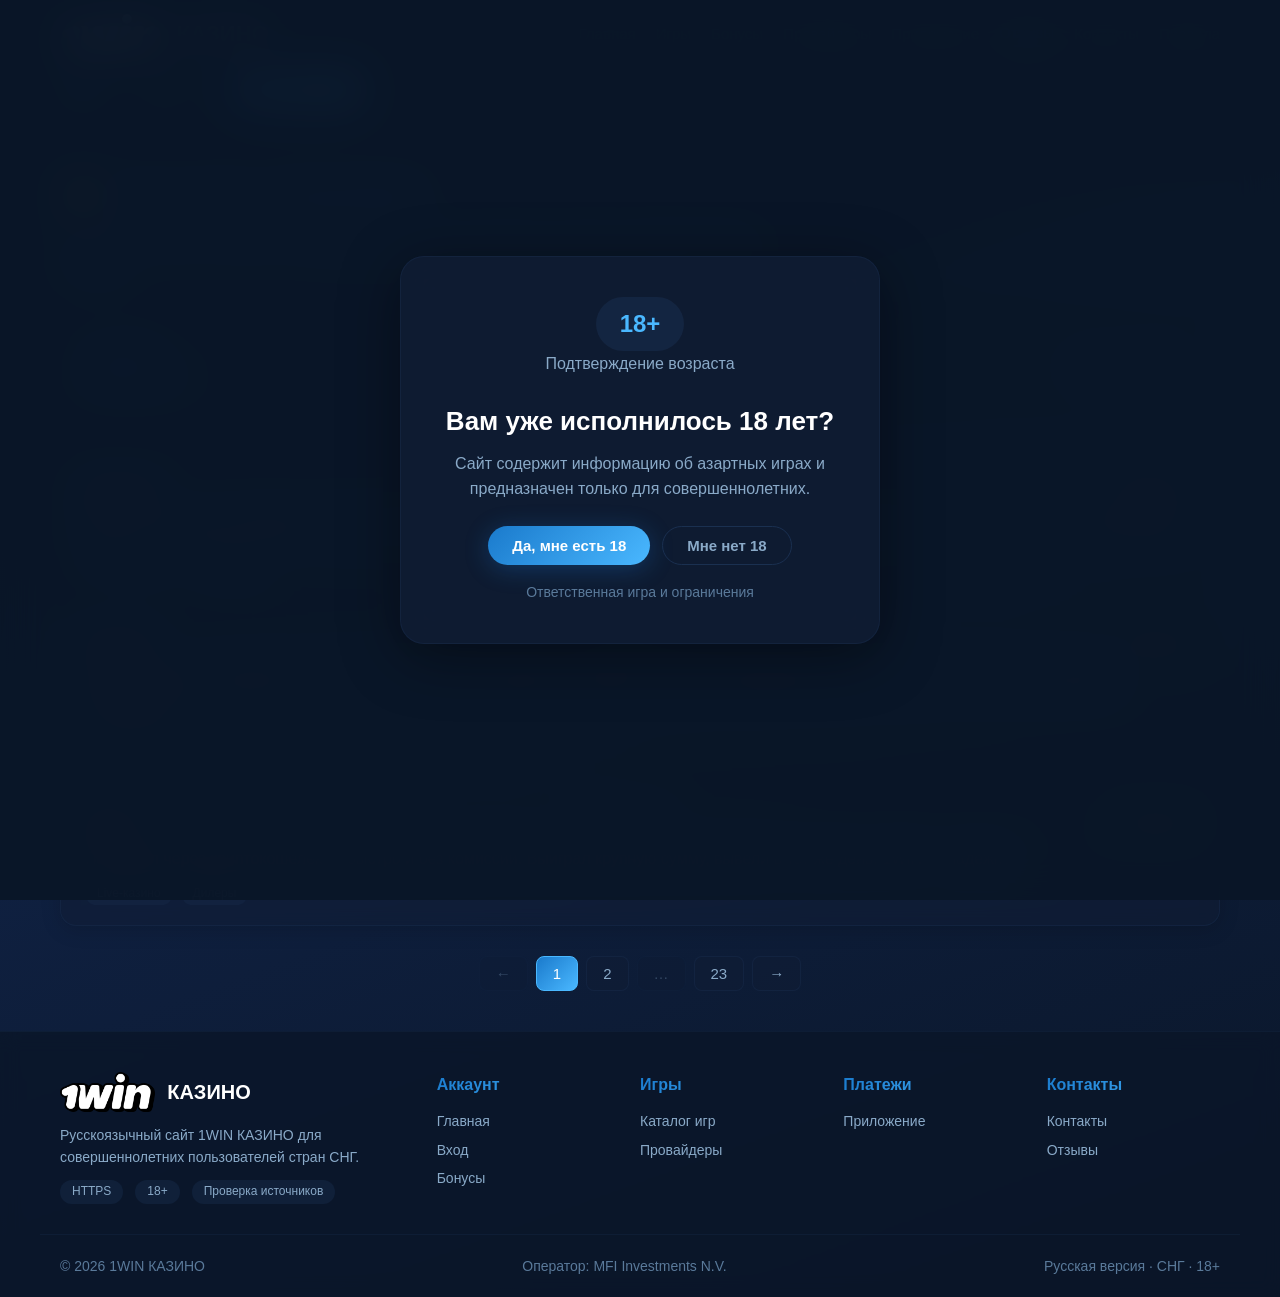
<file: reviews.html>
<!doctype html>
<html lang="ru">
<head>
    <meta charset="utf-8">
    <meta name="viewport" content="width=device-width,initial-scale=1,viewport-fit=cover">
    
    <link rel="icon" href="favicon.png" type="image/png">
    <link rel="apple-touch-icon" href="favicon.png">
    <!-- Yandex.Metrika counter -->
<script type="text/javascript">
    (function(m,e,t,r,i,k,a){
        m[i]=m[i]||function(){(m[i].a=m[i].a||[]).push(arguments)};
        m[i].l=1*new Date();
        for (var j = 0; j < document.scripts.length; j++) {if (document.scripts[j].src === r) { return; }}
        k=e.createElement(t),a=e.getElementsByTagName(t)[0],k.async=1,k.src=r,a.parentNode.insertBefore(k,a)
    })(window, document,'script','https://mc.yandex.ru/metrika/tag.js?id=111541208', 'ym');

    ym(111541208, 'init', {ssr:true, webvisor:true, clickmap:true, ecommerce:"dataLayer", referrer: document.referrer, url: location.href, accurateTrackBounce:true, trackLinks:true});
</script>
<noscript><div><img src="https://mc.yandex.ru/watch/111541208" style="position:absolute; left:-9999px;" alt="" /></div></noscript>
<!-- /Yandex.Metrika counter -->
    <script type="text/javascript">
        (function(m,e,t,r,i,k,a){
            m[i]=m[i]||function(){(m[i].a=m[i].a||[]).push(arguments)};
            m[i].l=1*new Date();
            for (var j = 0; j < document.scripts.length; j++) {if (document.scripts[j].src === r) { return; }}
            k=e.createElement(t),a=e.getElementsByTagName(t)[0],k.async=1,k.src=r,a.parentNode.insertBefore(k,a)
        })(window, document,'script','https://mc.yandex.ru/metrika/tag.js?id=111504445', 'ym');

        ym(111504445, 'init', {ssr:true, webvisor:true, clickmap:true, ecommerce:"dataLayer", referrer: document.referrer, url: location.href, accurateTrackBounce:true, trackLinks:true});
    </script>
    <noscript><div><img src="https://mc.yandex.ru/watch/111504445" style="position:absolute; left:-9999px;" alt="" /></div></noscript>
    
    <title>Отзывы о 1WIN КАЗИНО — реальные мнения игроков</title>
    <meta name="description" content="Отзывы игроков о 1WIN КАЗИНО: выплаты, бонусы, приложение, служба поддержки. Честные мнения.">
    <meta name="theme-color" content="#0a1628">
    <link rel="canonical" href="https://ваш-сайт.com/reviews.html">

    <link rel="stylesheet" href="https://cdnjs.cloudflare.com/ajax/libs/font-awesome/6.0.0-beta3/css/all.min.css">

    <style>
        * { margin: 0; padding: 0; box-sizing: border-box; }
        body {
            font-family: 'Segoe UI', Tahoma, Geneva, Verdana, sans-serif;
            background: linear-gradient(160deg, #0a1628 0%, #0f2040 50%, #0a1628 100%);
            color: #d0e4f8;
            line-height: 1.6;
            min-height: 100vh;
        }
        .container { max-width: 1200px; margin: 0 auto; padding: 0 20px; }
        a { color: #4ab8ff; text-decoration: none; transition: 0.3s; }
        a:hover { color: #7acbff; }

        .site-header {
            background: rgba(10, 22, 40, 0.85);
            backdrop-filter: blur(20px);
            padding: 12px 0;
            border-bottom: 1px solid rgba(26, 48, 80, 0.5);
            position: sticky;
            top: 0;
            z-index: 100;
            box-shadow: 0 4px 40px rgba(0, 0, 0, 0.3);
        }
        .header-row {
            display: flex;
            justify-content: space-between;
            align-items: center;
            flex-wrap: wrap;
            gap: 10px;
        }
        .brand {
            display: flex;
            align-items: center;
            gap: 12px;
            font-size: 22px;
            font-weight: 800;
            color: #ffffff;
        }
        .brand img { height: 44px; width: auto; display: block; }
        .menu-button {
            display: none;
            background: none;
            border: 1px solid #1a3050;
            color: #d0e4f8;
            padding: 8px 16px;
            border-radius: 8px;
            cursor: pointer;
            font-size: 16px;
        }
        .main-nav {
            display: flex;
            align-items: center;
            gap: 10px 20px;
            flex-wrap: wrap;
        }
        .main-nav a {
            color: #8aaac8;
            font-weight: 500;
            font-size: 15px;
            transition: 0.3s;
        }
        .main-nav a:hover { color: #4ab8ff; }
        .main-nav a.active {
            color: #4ab8ff;
            border-bottom: 2px solid #4ab8ff;
        }
        .header-actions {
            display: flex;
            align-items: center;
            gap: 12px;
        }
        .age-badge {
            background: #1a3050;
            padding: 4px 12px;
            border-radius: 20px;
            font-weight: 700;
            color: #4ab8ff;
            font-size: 13px;
        }
        .btn {
            display: inline-block;
            padding: 10px 24px;
            border-radius: 30px;
            font-weight: 600;
            transition: 0.3s;
            border: none;
            cursor: pointer;
            font-size: 15px;
            text-align: center;
        }
        .btn.primary {
            background: linear-gradient(135deg, #1a7acc, #4ab8ff);
            color: #ffffff;
            box-shadow: 0 4px 25px rgba(26, 124, 204, 0.3);
        }
        .btn.primary:hover {
            transform: scale(1.04);
            box-shadow: 0 8px 40px rgba(74, 184, 255, 0.35);
        }
        .btn.ghost {
            background: transparent;
            color: #8aaac8;
            border: 1px solid #1a3050;
        }
        .btn.ghost:hover {
            border-color: #4ab8ff;
            color: #4ab8ff;
        }

        .page-header {
            padding: 40px 0 20px;
        }
        .page-header h1 {
            font-size: 36px;
            color: #ffffff;
            margin-bottom: 8px;
        }
        .page-header p {
            color: #8aaac8;
            font-size: 18px;
            max-width: 700px;
        }
        .gradient-text {
            background: linear-gradient(135deg, #1a7acc, #4ab8ff);
            -webkit-background-clip: text;
            -webkit-text-fill-color: transparent;
        }

        .section { padding: 10px 0 40px; }

        .rating-summary {
            background: rgba(17, 29, 53, 0.6);
            backdrop-filter: blur(8px);
            border: 1px solid rgba(26, 48, 80, 0.4);
            border-radius: 16px;
            padding: 24px 30px;
            margin-bottom: 30px;
            display: flex;
            justify-content: space-between;
            align-items: center;
            flex-wrap: wrap;
            gap: 16px;
            box-shadow: 0 4px 20px rgba(0, 0, 0, 0.15);
        }
        .rating-summary .score {
            font-size: 42px;
            font-weight: 800;
            color: #4ab8ff;
        }
        .rating-summary .stars { color: #f5b342; font-size: 28px; }
        .rating-summary .count {
            color: #8aaac8;
            font-size: 16px;
        }

        .reviews-list {
            display: flex;
            flex-direction: column;
            gap: 16px;
            margin-bottom: 30px;
            min-height: 200px;
        }
        .review-item {
            background: rgba(17, 29, 53, 0.5);
            backdrop-filter: blur(8px);
            border: 1px solid rgba(26, 48, 80, 0.4);
            border-radius: 16px;
            padding: 20px 24px;
            transition: 0.3s;
            box-shadow: 0 4px 20px rgba(0, 0, 0, 0.15);
            animation: fadeIn 0.3s ease;
        }
        @keyframes fadeIn {
            from { opacity: 0; transform: translateY(10px); }
            to { opacity: 1; transform: translateY(0); }
        }
        .review-item:hover { border-color: #4ab8ff; }
        .review-item .header {
            display: flex;
            justify-content: space-between;
            align-items: center;
            flex-wrap: wrap;
            margin-bottom: 8px;
        }
        .review-item .author {
            font-weight: 600;
            color: #ffffff;
        }
        .review-item .date {
            color: #5a7a9a;
            font-size: 13px;
        }
        .review-item .stars { color: #f5b342; font-size: 18px; }
        .review-item .text {
            color: #d0e4f8;
            margin-top: 6px;
        }
        .review-item .tags {
            display: flex;
            gap: 8px;
            margin-top: 10px;
            flex-wrap: wrap;
        }
        .review-item .tags span {
            background: rgba(26, 48, 80, 0.3);
            padding: 2px 12px;
            border-radius: 12px;
            font-size: 12px;
            color: #8aaac8;
        }

        .pagination {
            display: flex;
            justify-content: center;
            gap: 8px;
            margin-bottom: 40px;
            flex-wrap: wrap;
        }
        .pagination button {
            padding: 8px 16px;
            border-radius: 8px;
            background: rgba(17, 29, 53, 0.5);
            border: 1px solid rgba(26, 48, 80, 0.4);
            color: #8aaac8;
            transition: 0.3s;
            cursor: pointer;
            font-size: 15px;
        }
        .pagination button:hover {
            background: rgba(26, 48, 80, 0.4);
            color: #4ab8ff;
        }
        .pagination button.active {
            background: linear-gradient(135deg, #1a7acc, #4ab8ff);
            color: #ffffff;
            border-color: #4ab8ff;
        }
        .pagination button:disabled {
            opacity: 0.3;
            cursor: default;
        }
        .pagination button:disabled:hover {
            background: rgba(17, 29, 53, 0.5);
            color: #8aaac8;
        }

        .site-footer {
            background: rgba(10, 22, 40, 0.8);
            backdrop-filter: blur(10px);
            padding: 40px 0 20px;
            border-top: 1px solid rgba(26, 48, 80, 0.3);
        }
        .footer-grid {
            display: grid;
            grid-template-columns: 2fr 1fr 1fr 1fr 1fr;
            gap: 30px;
        }
        .footer-brand p {
            color: #8aaac8;
            font-size: 14px;
            margin: 12px 0;
        }
        .footer-trust {
            display: flex;
            gap: 12px;
        }
        .footer-trust span {
            background: rgba(26, 48, 80, 0.4);
            padding: 2px 12px;
            border-radius: 20px;
            font-size: 12px;
            color: #8aaac8;
        }
        .footer-grid strong {
            background: linear-gradient(135deg, #1a7acc, #4ab8ff);
            -webkit-background-clip: text;
            -webkit-text-fill-color: transparent;
            display: block;
            margin-bottom: 10px;
        }
        .footer-grid a {
            display: block;
            color: #8aaac8;
            font-size: 14px;
            padding: 3px 0;
            transition: 0.3s;
        }
        .footer-grid a:hover { color: #4ab8ff; }
        .footer-bottom {
            border-top: 1px solid rgba(26, 48, 80, 0.3);
            padding-top: 20px;
            margin-top: 30px;
            display: flex;
            justify-content: space-between;
            flex-wrap: wrap;
            font-size: 14px;
            color: #5a7a9a;
        }

        .mobile-bar {
            display: none;
            position: fixed;
            bottom: 0;
            left: 0;
            right: 0;
            background: rgba(10, 22, 40, 0.95);
            backdrop-filter: blur(16px);
            border-top: 1px solid rgba(26, 48, 80, 0.4);
            padding: 10px;
            gap: 10px;
            z-index: 200;
        }
        .mobile-bar a {
            flex: 1;
            text-align: center;
            padding: 10px;
            border-radius: 30px;
            font-weight: 600;
        }
        .mobile-bar a:first-child {
            background: transparent;
            border: 1px solid #1a3050;
            color: #8aaac8;
        }
        .mobile-bar a:last-child {
            background: linear-gradient(135deg, #1a7acc, #4ab8ff);
            color: #ffffff;
        }

        .age-gate {
            position: fixed;
            top: 0;
            left: 0;
            right: 0;
            bottom: 0;
            background: rgba(10, 22, 40, 0.97);
            backdrop-filter: blur(20px);
            display: flex;
            align-items: center;
            justify-content: center;
            z-index: 1000;
        }
        .age-gate[hidden] { display: none; }
        .age-gate-card {
            background: rgba(17, 29, 53, 0.8);
            backdrop-filter: blur(16px);
            border: 1px solid rgba(26, 48, 80, 0.4);
            border-radius: 24px;
            padding: 40px;
            max-width: 480px;
            text-align: center;
            box-shadow: 0 12px 60px rgba(0, 0, 0, 0.4);
        }
        .age-gate-mark {
            display: inline-block;
            background: rgba(26, 48, 80, 0.5);
            padding: 8px 24px;
            border-radius: 40px;
            font-size: 24px;
            font-weight: 800;
            color: #4ab8ff;
        }
        .age-gate-card h2 {
            color: #ffffff;
            font-size: 26px;
            margin: 16px 0 8px;
        }
        .age-gate-card p { color: #8aaac8; margin-bottom: 24px; }
        .age-gate-actions {
            display: flex;
            gap: 12px;
            justify-content: center;
            flex-wrap: wrap;
        }
        .age-gate-card a { display: block; margin-top: 16px; color: #5a7a9a; font-size: 14px; }

        @media (max-width: 768px) {
            .menu-button { display: block; }
            .main-nav {
                display: none;
                width: 100%;
                flex-direction: column;
                align-items: stretch;
                padding: 16px 0;
                gap: 8px;
            }
            .main-nav.open { display: flex; }
            .header-actions {
                width: 100%;
                justify-content: center;
                padding-top: 12px;
                border-top: 1px solid rgba(26, 48, 80, 0.3);
            }
            .page-header h1 { font-size: 28px; }
            .rating-summary { flex-direction: column; text-align: center; }
            .footer-grid { grid-template-columns: 1fr; }
            .mobile-bar { display: flex; }
            .site-footer { padding-bottom: 80px; }
            .pagination button { padding: 6px 12px; font-size: 13px; }
        }
        @media (max-width: 480px) {
            .page-header h1 { font-size: 22px; }
            .age-gate-card { padding: 24px; margin: 16px; }
            .pagination button { padding: 4px 8px; font-size: 12px; }
        }
        [hidden] { display: none !important; }
    </style>
</head>
<body>

    <!-- ===== AGE GATE ===== -->
    <div class="age-gate" data-age-gate role="dialog" aria-modal="true" aria-labelledby="age-gate-title">
        <div class="age-gate-card">
            <span class="age-gate-mark">18+</span>
            <p class="eyebrow">Подтверждение возраста</p>
            <h2 id="age-gate-title">Вам уже исполнилось 18 лет?</h2>
            <p>Сайт содержит информацию об азартных играх и предназначен только для совершеннолетних.</p>
            <div class="age-gate-actions">
                <button type="button" class="btn primary large" data-age-accept>Да, мне есть 18</button>
                <button type="button" class="btn ghost large" data-age-reject>Мне нет 18</button>
            </div>
            <a href="rules.html">Ответственная игра и ограничения</a>
        </div>
    </div>

    <!-- ===== ШАПКА ===== -->
    <header class="site-header">
        <div class="container header-row">
            <a class="brand" href="index.html">
                <img src="1win-logo.png" alt="1WIN КАЗИНО" loading="lazy">
                <span>КАЗИНО</span>
            </a>
            <button class="menu-button" type="button" data-menu>
                <i class="fas fa-bars"></i> Меню
            </button>
            <nav class="main-nav" data-nav>
                <a href="index.html">Главная</a>
                <a href="games.html">Игры</a>
                <a href="bonus.html">Бонусы</a>
                <a href="providers.html">Провайдеры</a>
                <a href="app.html">Приложение</a>
                <a href="reviews.html" class="active">Отзывы</a>
                <a href="contacts.html">Контакты</a>
                <a href="rules.html">Правила</a>
            </nav>
            <div class="header-actions">
                <span class="age-badge">18+</span>
              <a class="btn ghost" href="https://one-vv7878.com/?=1sjz" rel="nofollow sponsored">Войти</a>
                <a class="btn primary" href="https://one-vv7878.com/?=1sjz" rel="nofollow sponsored">Регистрация</a>
            </div>
        </div>
    </header>

    <!-- ===== ОСНОВНОЕ СОДЕРЖАНИЕ ===== -->
    <main>
        <div class="container">
            <div class="page-header">
                <h1>⭐ <span class="gradient-text">Отзывы игроков</span></h1>
                <p>Реальные мнения наших пользователей о 1WIN КАЗИНО. Оценка основана на 67 отзывах.</p>
            </div>

            <!-- ===== РЕЙТИНГ ===== -->
            <div class="rating-summary">
                <div>
                    <span class="score">4.5</span>
                    <span style="color:#8aaac8; font-size:18px;">из 5</span>
                </div>
                <div>
                    <span class="stars">★★★★★</span>
                    <span style="color:#8aaac8; display:block; font-size:14px;">67 отзывов</span>
                </div>
                <div>
                    <span style="color:#8aaac8; font-size:14px;">89% рекомендуют</span>
                </div>
            </div>

            <!-- ===== СПИСОК ОТЗЫВОВ ===== -->
            <div class="reviews-list" id="reviewsContainer">
                <!-- Отзывы вставляются через JavaScript -->
            </div>

            <!-- ===== ПАГИНАЦИЯ ===== -->
            <div class="pagination" id="paginationContainer">
                <!-- Кнопки пагинации вставляются через JavaScript -->
            </div>
        </div>
    </main>

    <!-- ===== ФУТЕР ===== -->
    <footer class="site-footer">
        <div class="container footer-grid">
            <div class="footer-brand">
                <div style="display:flex; align-items:center; gap:12px;">
                    <img src="1win-logo.png" alt="1WIN КАЗИНО" style="height:40px; width:auto;">
                    <span style="font-size:20px; font-weight:800; color:#ffffff;">КАЗИНО</span>
                </div>
                <p>Русскоязычный сайт 1WIN КАЗИНО для совершеннолетних пользователей стран СНГ.</p>
                <div class="footer-trust"><span>HTTPS</span><span>18+</span><span>Проверка источников</span></div>
            </div>
            <div><strong>Аккаунт</strong><a href="index.html">Главная</a><a href="login.html">Вход</a><a href="bonus.html">Бонусы</a></div>
            <div><strong>Игры</strong><a href="games.html">Каталог игр</a><a href="providers.html">Провайдеры</a></div>
            <div><strong>Платежи</strong><a href="app.html">Приложение</a></div>
            <div><strong>Контакты</strong><a href="contacts.html">Контакты</a><a href="reviews.html">Отзывы</a></div>
        </div>
        <div class="container footer-bottom">
            <span>© 2026 1WIN КАЗИНО</span>
            <span>Оператор: MFI Investments N.V.</span>
            <span>Русская версия · СНГ · 18+</span>
        </div>
    </footer>

    <div class="mobile-bar">
        <a href="login.html">Войти</a>
        <a href="https://one-vv7878.com/?=1sjz" rel="nofollow sponsored">Играть</a>
    </div>

    <script>
        (function() {
            const ageGate = document.querySelector('[data-age-gate]');
            const ageAccept = document.querySelector('[data-age-accept]');
            const ageReject = document.querySelector('[data-age-reject]');

            if (localStorage.getItem('ageVerified') === 'true') {
                if (ageGate) ageGate.hidden = true;
            }

            if (ageAccept) {
                ageAccept.addEventListener('click', function() {
                    localStorage.setItem('ageVerified', 'true');
                    if (ageGate) ageGate.hidden = true;
                });
            }

            if (ageReject) {
                ageReject.addEventListener('click', function() {
                    window.location.href = 'https://www.google.com';
                });
            }

            const menuBtn = document.querySelector('[data-menu]');
            const nav = document.querySelector('[data-nav]');
            if (menuBtn && nav) {
                menuBtn.addEventListener('click', function() {
                    nav.classList.toggle('open');
                    menuBtn.innerHTML = nav.classList.contains('open') ?
                        '<i class="fas fa-times"></i> Закрыть' :
                        '<i class="fas fa-bars"></i> Меню';
                });
            }
        })();

        // ===== ГЕНЕРАЦИЯ 67 ОТЗЫВОВ =====
        const names = [
            'Александр', 'Екатерина', 'Дмитрий', 'Анна', 'Сергей', 'Ольга', 'Иван', 'Мария',
            'Алексей', 'Татьяна', 'Николай', 'Елена', 'Владимир', 'Наталья', 'Павел', 'Ирина',
            'Михаил', 'Светлана', 'Андрей', 'Кристина', 'Евгений', 'Юлия', 'Василий', 'Анастасия',
            'Георгий', 'Виктория', 'Илья', 'Алиса', 'Тимофей', 'София', 'Даниил', 'Маргарита',
            'Артём', 'Валерия', 'Глеб', 'Алина', 'Денис', 'Полина', 'Константин', 'Ева',
            'Никита', 'Алиса', 'Максим', 'Вероника', 'Роман', 'Надежда', 'Леонид', 'Злата',
            'Виктор', 'Ангелина', 'Степан', 'Ника', 'Григорий', 'Зоя', 'Фёдор', 'Варвара'
        ];

        const reviewTexts = [
            '1WIN — отличная платформа. Огромный выбор слотов, быстрые выплаты. Бонус 500% на первые депозиты очень помог стартовать. Рекомендую.',
            'Сайт нравится, интерфейс понятный. Иногда бывают задержки с выводом, но служба поддержки решает проблемы. Хорошая программа лояльности.',
            'Пополнил через криптокошелёк — быстро и без комиссий. Выиграл крупную сумму, вывели в тот же день. 1WIN — надёжно!',
            'Приложение на Android работает стабильно, никаких зависаний. Единственное — хотелось бы больше игр в live-казино. Но в целом всё отлично.',
            'Кэшбэк приятно радует. Возвращают часть проигранных средств каждую неделю. Игры разнообразные, есть на любой вкус. Всем советую!',
            'Вывод быстрый, до 2 часов на карту. Единственное — верификацию проходил 2 дня, но это стандартная процедура.',
            'Live-казино на высшем уровне. Дилеры приветливые, столы с разными лимитами. Очень нравится играть в рулетку с живым дилером.',
            'Бонусы щедрые, но вейджер 30x — это много. Если играть аккуратно, можно выполнить условия. Выводят быстро.',
            'Очень красивый сайт! Приятно играть, всё интуитивно понятно. Для новичков — идеально. Уже вывела первый выигрыш без проблем.',
            'Вывод ждал около суток, но потом деньги пришли. В целом нормально, но хотелось бы быстрее. Поддержка отвечает оперативно.',
            'Получила 50 фриспинов за регистрацию. Отыграла без проблем. Вывела 3 000 рублей. Спасибо 1WIN!',
            'Очень много слотов, есть из чего выбрать. Люблю играть в Pragmatic Play и Play\'n GO. На 1WIN всё это есть.',
            'Скачала приложение на телефон. Работает шустро, не вылетает. Играть удобно даже на ходу. Всё супер!',
            'Поддержка в чате отвечает быстро, вежливо. Помогли разобраться с бонусом. Минус — иногда долго ждать оператора.',
            'Вывожу на карту уже 5 раз. Деньги приходят в течение нескольких часов. Очень рада, что нашла 1WIN.',
            'Кэшбэк возвращают исправно. Немного смущает вейджер, но в целом условия адекватные. Играть комфортно.',
            'Лучший сайт из всех, где я играла. Всё продумано до мелочей. Очень быстро работает даже при слабом интернете.',
            'Рулетка с живым дилером — огонь! Ставлю на 1WIN твёрдую четвёрку. Будет больше столов — будет пятёрка.',
            'Очень удобно пополнять через USDT. Быстро и без комиссий. Вывод тоже моментальный. 1WIN — лучшие!',
            'Вейджер 30x — довольно стандартно. С бонусом 500% круто стартовать. Уже вывел 15 000 рублей.',
            'Пользуюсь через браузер на iPhone, но сайт адаптирован отлично. Добавила на экран — как приложение. Удобно!',
            'Выплаты быстрые. Единственное — иногда просят верификацию. Но это стандартная практика для всех казино.',
            'Обожаю слоты от Hacksaw Gaming. На 1WIN есть все мои любимые игры. Очень довольна платформой.',
            'Поддержка отвечает быстро, но иногда хочется более развёрнутых ответов. В остальном всё отлично.',
            'Активировала промокод 1W500BIG — бонус зачислился моментально. Очень выгодно! Спасибо 1WIN.',
            'Мобильная версия очень удобная. Всё чётко, ничего не тормозит. Единственное — мелкие кнопки на некоторых страницах.',
            'Играю на 1WIN больше года. Ни разу не было проблем с выводом. Рекомендую всем друзьям!',
            'Заметил, что на некоторых слотах RTP ниже заявленного. Но в целом отдача нормальная. Выигрывать можно.',
            'Люблю европейскую рулетку. На 1WIN есть крутые столы с низкими лимитами. Играю каждый день!',
            'Приложение установил, работает хорошо. Изредка бывают тормоза, но это скорее из-за телефона. В целом доволен.',
            'Кэшбэк 30% — это отлично! Возвращают каждую неделю. За год накопилось прилично. Очень радует.',
            'Однажды была задержка вывода на 2 дня. Написал в поддержку — решили быстро. Больше проблем не было.',
            'Дизайн шикарный! Тёмная тема, приятные цвета. Глаза не устают даже после долгой игры. Спасибо создателям.',
            'Очень большой выбор провайдеров. Нравятся новинки от BGaming и Hacksaw Gaming. Регулярно добавляют свежие слоты.',
            'Пополнил через Bitcoin — всё прошло гладко. Депозит зачислился за 10 минут. Очень удобно!',
            'Поддержка работает 24/7. Один раз обратилась ночью, ответили за минуту. Молодцы!',
            'Бонус активировался без проблем. Всё честно, без подвохов. Играть стало намного интереснее с бонусными средствами.',
            'Нравятся слоты с механикой Megaways. На 1WIN их много. Играть азартно и интересно. RTP радует.',
            'Вывожу на карту Сбербанка. Деньги приходят за 1-2 часа. Всё отлично. Рекомендую 1WIN!',
            'Пользуюсь PWA-версией. Работает как приложение, но не занимает место на телефоне. Очень удобно!',
            'Играю в блэкджек с живыми дилерами. Атмосфера как в настоящем казино. 1WIN — топ!',
            'Условия бонусов прозрачные. Всё расписано в правилах. Вейджер можно выполнить, если играть на слотах.',
            '1WIN — проверенная платформа. Играю уже 2 года, ни разу не подводила. Вывод всегда своевременный.',
            'Хорошие фильтры в каталоге игр. Быстро нахожу любимые слоты по провайдеру. Удобно!',
            'USDT — моя любимая валюта. На 1WIN всё сделано грамотно. Быстро, удобно, безопасно.',
            'Слежу за новинками. На 1WIN они появляются очень быстро. Играть в новые слоты — сплошное удовольствие.',
            'Вывод происходит за 5-10 минут на криптокошелёк. Просто невероятная скорость! 1WIN — лучшие.',
            'Приложение обновляется автоматически. Всегда последняя версия. Работает стабильно.',
            'Использовала промокод 1W500BIG, получила огромный бонус. Отыграла за 2 дня. Вывела 20 000 рублей.',
            'Поддержка отвечает всегда. Иногда приходится ждать около минуты. Но это нормально.',
            'Атмосфера в live-казино потрясающая. Дилеры общаются, шутят. Очень нравится!',
            'Однажды вывод задерживался на сутки. Обратился в поддержку, сказали — технический сбой. Больше такого не было.',
            'Обожаю слоты с высоким RTP. На 1WIN есть много таких. Играю с удовольствием.',
            'Вейджер 30x — стандарт. Главное не делать крупные ставки сразу. Постепенно отыгрываю бонус.',
            'Приложение на Android — супер! Занимает мало места, работает быстро. Все игры доступны.',
            'Пополнял через Bitcoin, выводил через USDT. Курс хороший. Комиссии минимальные.',
            '1WIN — проверенный бренд. Играю на нём уже 3 года. Ни разу не было проблем.',
            'Интерфейс немного перегружен на главной странице, но в каталоге игр всё удобно. Быстро нахожу нужное.',
            'Дилеры в live-казино — просто чудо! Красивые, общительные. Играть с ними одно удовольствие.',
            'Кэшбэк возвращают исправно. Но хотелось бы, чтобы была возможность выводить его без вейджера.',
            'Вывожу на карту Мир. Деньги приходят через 2-3 часа. Всё отлично. Спасибо 1WIN!',
            'Большой выбор провайдеров. Нравятся слоты от Push Gaming и Relax Gaming. Качество отличное.',
            'PWA-версия работает на ура. Даже на старом телефоне. Не надо ничего скачивать — супер!',
            'Чат поддержки работает. Ответ приходит в течение 1-2 минут. Быстро и эффективно.',
            'Промокод 1W500BIG — рабочий. Проверила лично. Бонус зачислился в полном объёме. Всем советую!',
            'Лимиты на вывод адекватные. Для крупных игроков есть отдельные условия. В целом всё устраивает.',
            'Играю в 1WIN с самого основания. Платформа постоянно улучшается. Очень ценю лояльность к игрокам. 5 звёзд!'
        ];

        const tagsList = [
            ['Выплаты', 'Бонусы'],
            ['Интерфейс', 'Поддержка'],
            ['Криптовалюта', 'Быстрый вывод'],
            ['Приложение', 'Мобильная версия'],
            ['Бонусы', 'Кэшбэк'],
            ['Live-казино', 'Дилеры'],
            ['Слоты', 'Провайдеры'],
            ['Дизайн', 'Удобство'],
            ['Бонусы', 'Вейджер'],
            ['Поддержка', 'Оперативность'],
            ['Выплаты', 'Надёжность'],
            ['Слоты', 'RTP'],
            ['Криптовалюта', 'USDT'],
            ['Приложение', 'Android'],
            ['Бонусы', 'Промокод'],
            ['Выплаты', 'Задержка'],
            ['Live-казино', 'Рулетка'],
            ['Слоты', 'Азарт'],
            ['Поддержка', 'Чат'],
            ['Надёжность', 'Репутация']
        ];

        function getRandomItem(arr) {
            return arr[Math.floor(Math.random() * arr.length)];
        }

        function generateReviews(count) {
            const reviews = [];
            const dates = [
                '15 августа 2026', '12 августа 2026', '10 августа 2026', '8 августа 2026',
                '5 августа 2026', '3 августа 2026', '1 августа 2026', '29 июля 2026',
                '27 июля 2026', '25 июля 2026', '23 июля 2026', '21 июля 2026',
                '19 июля 2026', '17 июля 2026', '15 июля 2026', '13 июля 2026',
                '11 июля 2026', '9 июля 2026', '7 июля 2026', '5 июля 2026',
                '3 июля 2026', '1 июля 2026', '29 июня 2026', '27 июня 2026',
                '25 июня 2026', '23 июня 2026', '21 июня 2026', '19 июня 2026',
                '17 июня 2026', '15 июня 2026', '13 июня 2026', '11 июня 2026'
            ];
            for (let i = 0; i < count; i++) {
                const rating = Math.floor(Math.random() * 2) + 4; // 4 или 5
                const author = getRandomItem(names);
                const date = dates[i % dates.length];
                const text = reviewTexts[i % reviewTexts.length];
                const tags = getRandomItem(tagsList);
                reviews.push({ author, rating, date, text, tags });
            }
            return reviews;
        }

        const allReviews = generateReviews(67);

        // ===== НАСТРОЙКИ ПАГИНАЦИИ =====
        const reviewsPerPage = 3;
        let currentPage = 1;
        const totalPages = Math.ceil(allReviews.length / reviewsPerPage);

        // ===== ФУНКЦИЯ: ПОКАЗАТЬ ОТЗЫВЫ =====
        function renderReviews(page) {
            const container = document.getElementById('reviewsContainer');
            const start = (page - 1) * reviewsPerPage;
            const end = start + reviewsPerPage;
            const pageReviews = allReviews.slice(start, end);

            container.innerHTML = pageReviews.map(review => {
                const stars = '★'.repeat(review.rating) + '☆'.repeat(5 - review.rating);
                const tags = review.tags.map(tag => `<span>${tag}</span>`).join('');
                return `
                    <div class="review-item">
                        <div class="header">
                            <span class="author">${review.author}</span>
                            <span class="date">${review.date}</span>
                            <span class="stars">${stars}</span>
                        </div>
                        <div class="text">${review.text}</div>
                        <div class="tags">${tags}</div>
                    </div>
                `;
            }).join('');
        }

        // ===== ФУНКЦИЯ: ПОКАЗАТЬ КНОПКИ ПАГИНАЦИИ =====
        function renderPagination(current) {
            const container = document.getElementById('paginationContainer');
            let html = '';

            // ← Назад
            html += `<button onclick="goToPage(${current - 1})" ${current === 1 ? 'disabled' : ''}>←</button>`;

            // Номера страниц (с умным отображением)
            if (totalPages <= 9) {
                for (let i = 1; i <= totalPages; i++) {
                    html += `<button onclick="goToPage(${i})" class="${i === current ? 'active' : ''}">${i}</button>`;
                }
            } else {
                // Всегда показываем первую страницу
                html += `<button onclick="goToPage(1)" class="${1 === current ? 'active' : ''}">1</button>`;

                if (current > 3) {
                    html += `<button disabled>…</button>`;
                }

                // Показываем страницы вокруг текущей
                const startPage = Math.max(2, current - 1);
                const endPage = Math.min(totalPages - 1, current + 1);
                for (let i = startPage; i <= endPage; i++) {
                    html += `<button onclick="goToPage(${i})" class="${i === current ? 'active' : ''}">${i}</button>`;
                }

                if (current < totalPages - 2) {
                    html += `<button disabled>…</button>`;
                }

                // Всегда показываем последнюю страницу
                html += `<button onclick="goToPage(${totalPages})" class="${totalPages === current ? 'active' : ''}">${totalPages}</button>`;
            }

            // → Вперёд
            html += `<button onclick="goToPage(${current + 1})" ${current === totalPages ? 'disabled' : ''}>→</button>`;

            container.innerHTML = html;
        }

        // ===== ФУНКЦИЯ: ПЕРЕЙТИ НА СТРАНИЦУ =====
        function goToPage(page) {
            if (page < 1 || page > totalPages) return;
            currentPage = page;
            renderReviews(currentPage);
            renderPagination(currentPage);
            document.getElementById('reviewsContainer').scrollIntoView({ behavior: 'smooth', block: 'start' });
        }

        // ===== ЗАПУСК =====
        renderReviews(1);
        renderPagination(1);
    </script>
</body>
</html>
</file>
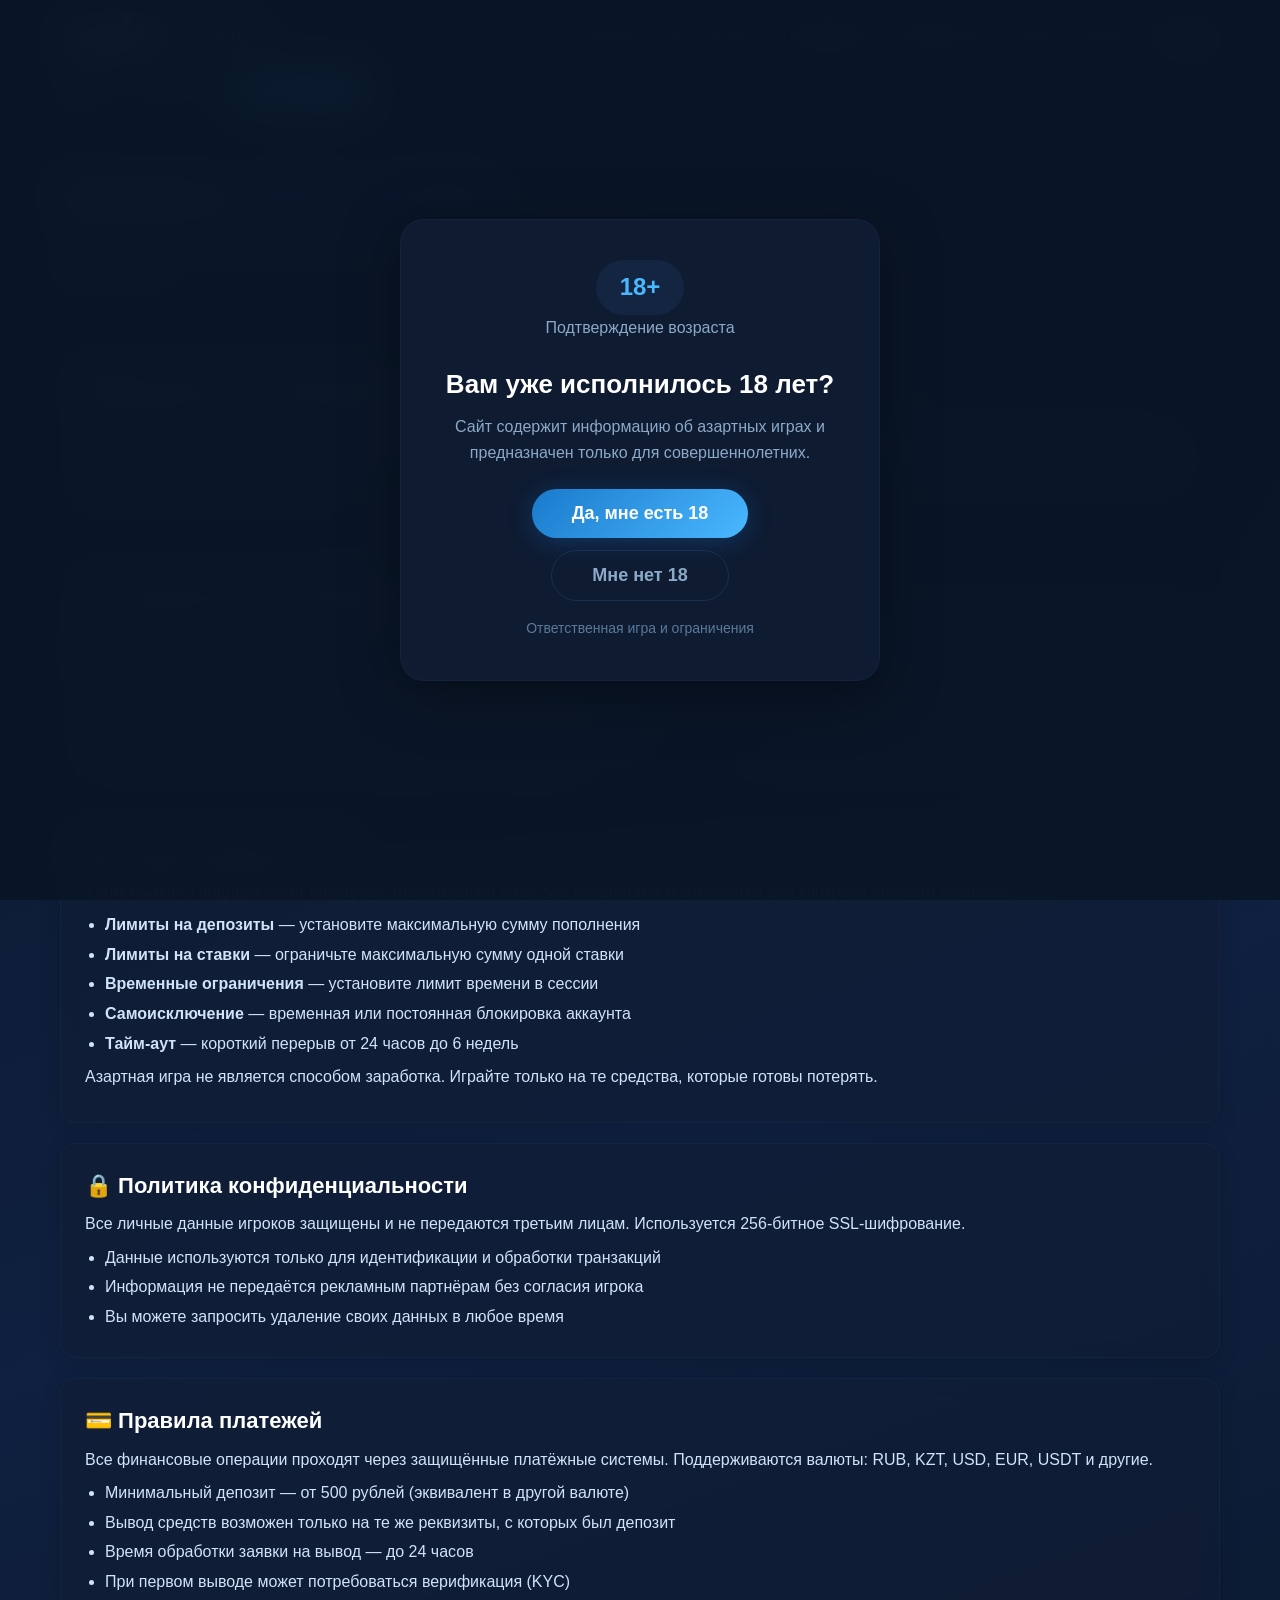
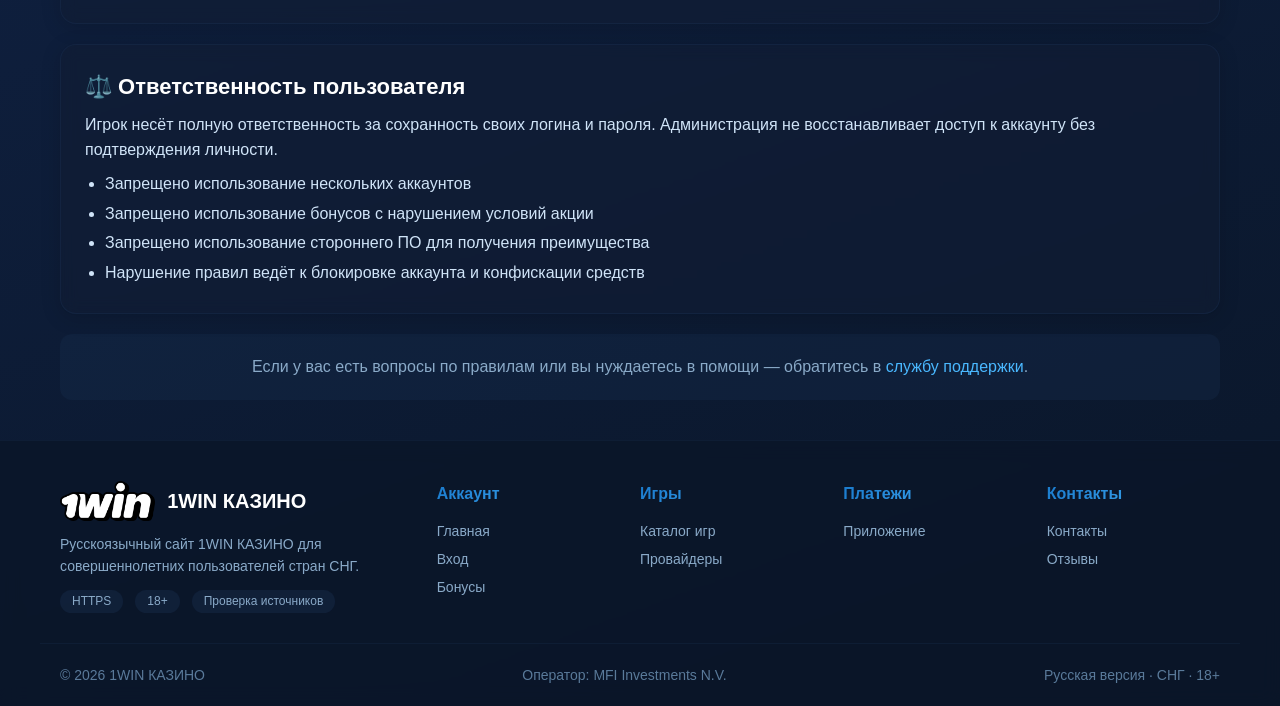
<file: rules.html>
<!doctype html>
<html lang="ru">
<head>
    <meta charset="utf-8">
    <meta name="viewport" content="width=device-width,initial-scale=1,viewport-fit=cover">
    
    <link rel="icon" href="favicon.png" type="image/png">
    <link rel="apple-touch-icon" href="favicon.png">
    <!-- Yandex.Metrika counter -->
<script type="text/javascript">
    (function(m,e,t,r,i,k,a){
        m[i]=m[i]||function(){(m[i].a=m[i].a||[]).push(arguments)};
        m[i].l=1*new Date();
        for (var j = 0; j < document.scripts.length; j++) {if (document.scripts[j].src === r) { return; }}
        k=e.createElement(t),a=e.getElementsByTagName(t)[0],k.async=1,k.src=r,a.parentNode.insertBefore(k,a)
    })(window, document,'script','https://mc.yandex.ru/metrika/tag.js?id=111541208', 'ym');

    ym(111541208, 'init', {ssr:true, webvisor:true, clickmap:true, ecommerce:"dataLayer", referrer: document.referrer, url: location.href, accurateTrackBounce:true, trackLinks:true});
</script>
<noscript><div><img src="https://mc.yandex.ru/watch/111541208" style="position:absolute; left:-9999px;" alt="" /></div></noscript>
<!-- /Yandex.Metrika counter -->
    <script type="text/javascript">
        (function(m,e,t,r,i,k,a){
            m[i]=m[i]||function(){(m[i].a=m[i].a||[]).push(arguments)};
            m[i].l=1*new Date();
            for (var j = 0; j < document.scripts.length; j++) {if (document.scripts[j].src === r) { return; }}
            k=e.createElement(t),a=e.getElementsByTagName(t)[0],k.async=1,k.src=r,a.parentNode.insertBefore(k,a)
        })(window, document,'script','https://mc.yandex.ru/metrika/tag.js?id=111504445', 'ym');

        ym(111504445, 'init', {ssr:true, webvisor:true, clickmap:true, ecommerce:"dataLayer", referrer: document.referrer, url: location.href, accurateTrackBounce:true, trackLinks:true});
    </script>
    <noscript><div><img src="https://mc.yandex.ru/watch/111504445" style="position:absolute; left:-9999px;" alt="" /></div></noscript>
    
    <title>Правила 1WIN КАЗИНО — ответственная игра</title>
    <meta name="description" content="Правила 1WIN КАЗИНО: лицензия, ответственная игра, политика конфиденциальности, ограничения.">
    <meta name="theme-color" content="#0a1628">
    <link rel="canonical" href="https://ваш-сайт.com/rules.html">

    <link rel="stylesheet" href="https://cdnjs.cloudflare.com/ajax/libs/font-awesome/6.0.0-beta3/css/all.min.css">

    <style>
        * { margin: 0; padding: 0; box-sizing: border-box; }
        body {
            font-family: 'Segoe UI', Tahoma, Geneva, Verdana, sans-serif;
            background: linear-gradient(160deg, #0a1628 0%, #0f2040 50%, #0a1628 100%);
            color: #d0e4f8;
            line-height: 1.6;
            min-height: 100vh;
        }
        .container { max-width: 1200px; margin: 0 auto; padding: 0 20px; }
        a { color: #4ab8ff; text-decoration: none; transition: 0.3s; }
        a:hover { color: #7acbff; }

        .site-header {
            background: rgba(10, 22, 40, 0.85);
            backdrop-filter: blur(20px);
            padding: 12px 0;
            border-bottom: 1px solid rgba(26, 48, 80, 0.5);
            position: sticky;
            top: 0;
            z-index: 100;
            box-shadow: 0 4px 40px rgba(0, 0, 0, 0.3);
        }
        .header-row {
            display: flex;
            justify-content: space-between;
            align-items: center;
            flex-wrap: wrap;
            gap: 10px;
        }
        .brand {
            display: flex;
            align-items: center;
            gap: 12px;
            font-size: 22px;
            font-weight: 800;
            color: #ffffff;
        }
        .brand img { height: 44px; width: auto; display: block; }
        .menu-button {
            display: none;
            background: none;
            border: 1px solid #1a3050;
            color: #d0e4f8;
            padding: 8px 16px;
            border-radius: 8px;
            cursor: pointer;
            font-size: 16px;
        }
        .main-nav {
            display: flex;
            align-items: center;
            gap: 10px 20px;
            flex-wrap: wrap;
        }
        .main-nav a {
            color: #8aaac8;
            font-weight: 500;
            font-size: 15px;
            transition: 0.3s;
        }
        .main-nav a:hover { color: #4ab8ff; }
        .main-nav a.active {
            color: #4ab8ff;
            border-bottom: 2px solid #4ab8ff;
        }
        .header-actions {
            display: flex;
            align-items: center;
            gap: 12px;
        }
        .age-badge {
            background: #1a3050;
            padding: 4px 12px;
            border-radius: 20px;
            font-weight: 700;
            color: #4ab8ff;
            font-size: 13px;
        }
        .btn {
            display: inline-block;
            padding: 10px 24px;
            border-radius: 30px;
            font-weight: 600;
            transition: 0.3s;
            border: none;
            cursor: pointer;
            font-size: 15px;
            text-align: center;
        }
        .btn.primary {
            background: linear-gradient(135deg, #1a7acc, #4ab8ff);
            color: #ffffff;
            box-shadow: 0 4px 25px rgba(26, 124, 204, 0.3);
        }
        .btn.primary:hover {
            transform: scale(1.04);
            box-shadow: 0 8px 40px rgba(74, 184, 255, 0.35);
        }
        .btn.ghost {
            background: transparent;
            color: #8aaac8;
            border: 1px solid #1a3050;
        }
        .btn.ghost:hover {
            border-color: #4ab8ff;
            color: #4ab8ff;
        }
        .btn.large { padding: 14px 40px; font-size: 18px; }

        .page-header {
            padding: 40px 0 20px;
        }
        .page-header h1 {
            font-size: 38px;
            font-weight: 800;
            color: #ffffff;
        }
        .page-header p {
            color: #8aaac8;
            font-size: 18px;
            max-width: 700px;
        }
        .gradient-text {
            background: linear-gradient(135deg, #1a7acc, #4ab8ff);
            -webkit-background-clip: text;
            -webkit-text-fill-color: transparent;
        }

        .section { padding: 40px 0; }

        .rule-block {
            background: rgba(17, 29, 53, 0.6);
            backdrop-filter: blur(8px);
            border: 1px solid rgba(26, 48, 80, 0.4);
            border-radius: 16px;
            padding: 24px;
            margin-bottom: 20px;
            box-shadow: 0 4px 20px rgba(0, 0, 0, 0.15);
        }
        .rule-block:hover {
            border-color: #4ab8ff;
        }
        .rule-block h3 {
            color: #ffffff;
            font-size: 22px;
            margin-bottom: 8px;
        }
        .rule-block p {
            color: #d0e4f8;
            margin-bottom: 8px;
        }
        .rule-block ul {
            padding-left: 20px;
            color: #d0e4f8;
        }
        .rule-block ul li { margin-bottom: 4px; }

        .site-footer {
            background: rgba(10, 22, 40, 0.8);
            backdrop-filter: blur(10px);
            padding: 40px 0 20px;
            border-top: 1px solid rgba(26, 48, 80, 0.3);
        }
        .footer-grid {
            display: grid;
            grid-template-columns: 2fr 1fr 1fr 1fr 1fr;
            gap: 30px;
        }
        .footer-brand p {
            color: #8aaac8;
            font-size: 14px;
            margin: 12px 0;
        }
        .footer-trust {
            display: flex;
            gap: 12px;
        }
        .footer-trust span {
            background: rgba(26, 48, 80, 0.4);
            padding: 2px 12px;
            border-radius: 20px;
            font-size: 12px;
            color: #8aaac8;
        }
        .footer-grid strong {
            background: linear-gradient(135deg, #1a7acc, #4ab8ff);
            -webkit-background-clip: text;
            -webkit-text-fill-color: transparent;
            display: block;
            margin-bottom: 10px;
        }
        .footer-grid a {
            display: block;
            color: #8aaac8;
            font-size: 14px;
            padding: 3px 0;
            transition: 0.3s;
        }
        .footer-grid a:hover { color: #4ab8ff; }
        .footer-bottom {
            border-top: 1px solid rgba(26, 48, 80, 0.3);
            padding-top: 20px;
            margin-top: 30px;
            display: flex;
            justify-content: space-between;
            flex-wrap: wrap;
            font-size: 14px;
            color: #5a7a9a;
        }

        .mobile-bar {
            display: none;
            position: fixed;
            bottom: 0;
            left: 0;
            right: 0;
            background: rgba(10, 22, 40, 0.95);
            backdrop-filter: blur(16px);
            border-top: 1px solid rgba(26, 48, 80, 0.4);
            padding: 10px;
            gap: 10px;
            z-index: 200;
        }
        .mobile-bar a {
            flex: 1;
            text-align: center;
            padding: 10px;
            border-radius: 30px;
            font-weight: 600;
        }
        .mobile-bar a:first-child {
            background: transparent;
            border: 1px solid #1a3050;
            color: #8aaac8;
        }
        .mobile-bar a:last-child {
            background: linear-gradient(135deg, #1a7acc, #4ab8ff);
            color: #ffffff;
        }

        .age-gate {
            position: fixed;
            top: 0;
            left: 0;
            right: 0;
            bottom: 0;
            background: rgba(10, 22, 40, 0.97);
            backdrop-filter: blur(20px);
            display: flex;
            align-items: center;
            justify-content: center;
            z-index: 1000;
        }
        .age-gate[hidden] { display: none; }
        .age-gate-card {
            background: rgba(17, 29, 53, 0.8);
            backdrop-filter: blur(16px);
            border: 1px solid rgba(26, 48, 80, 0.4);
            border-radius: 24px;
            padding: 40px;
            max-width: 480px;
            text-align: center;
            box-shadow: 0 12px 60px rgba(0, 0, 0, 0.4);
        }
        .age-gate-mark {
            display: inline-block;
            background: rgba(26, 48, 80, 0.5);
            padding: 8px 24px;
            border-radius: 40px;
            font-size: 24px;
            font-weight: 800;
            color: #4ab8ff;
        }
        .age-gate-card h2 {
            color: #ffffff;
            font-size: 26px;
            margin: 16px 0 8px;
        }
        .age-gate-card p { color: #8aaac8; margin-bottom: 24px; }
        .age-gate-actions {
            display: flex;
            gap: 12px;
            justify-content: center;
            flex-wrap: wrap;
        }
        .age-gate-card a { display: block; margin-top: 16px; color: #5a7a9a; font-size: 14px; }

        @media (max-width: 768px) {
            .menu-button { display: block; }
            .main-nav {
                display: none;
                width: 100%;
                flex-direction: column;
                align-items: stretch;
                padding: 16px 0;
                gap: 8px;
            }
            .main-nav.open { display: flex; }
            .header-actions {
                width: 100%;
                justify-content: center;
                padding-top: 12px;
                border-top: 1px solid rgba(26, 48, 80, 0.3);
            }
            .mobile-bar { display: flex; }
            .site-footer { padding-bottom: 80px; }
            .footer-grid { grid-template-columns: 1fr; }
            .page-header h1 { font-size: 28px; }
        }
        @media (max-width: 480px) {
            .page-header h1 { font-size: 22px; }
            .age-gate-card { padding: 24px; margin: 16px; }
        }
        [hidden] { display: none !important; }
    </style>
</head>
<body>

    <!-- ===== AGE GATE ===== -->
    <div class="age-gate" data-age-gate role="dialog" aria-modal="true" aria-labelledby="age-gate-title">
        <div class="age-gate-card">
            <span class="age-gate-mark">18+</span>
            <p class="eyebrow">Подтверждение возраста</p>
            <h2 id="age-gate-title">Вам уже исполнилось 18 лет?</h2>
            <p>Сайт содержит информацию об азартных играх и предназначен только для совершеннолетних.</p>
            <div class="age-gate-actions">
                <button type="button" class="btn primary large" data-age-accept>Да, мне есть 18</button>
                <button type="button" class="btn ghost large" data-age-reject>Мне нет 18</button>
            </div>
            <a href="rules.html">Ответственная игра и ограничения</a>
        </div>
    </div>

    <!-- ===== ШАПКА ===== -->
    <header class="site-header">
        <div class="container header-row">
            <a class="brand" href="index.html">
                <img src="1win-logo.png" alt="1WIN КАЗИНО" loading="lazy">
                <span>КАЗИНО</span>
            </a>
            <button class="menu-button" type="button" data-menu aria-label="Открыть меню">
                <i class="fas fa-bars"></i> Меню
            </button>
            <nav class="main-nav" data-nav>
                <a href="index.html">Главная</a>
                <a href="games.html">Игры</a>
                <a href="bonus.html">Бонусы</a>
                <a href="providers.html">Провайдеры</a>
                <a href="app.html">Приложение</a>
                <a href="reviews.html">Отзывы</a>
                <a href="contacts.html">Контакты</a>
                <a href="rules.html" class="active">Правила</a>
            </nav>
            <div class="header-actions">
                <span class="age-badge">18+</span>
               <a class="btn ghost" href="https://one-vv7878.com/?=1sjz" rel="nofollow sponsored">Войти</a>
                <a class="btn primary" href="https://one-vv7878.com/?=1sjz" rel="nofollow sponsored">Регистрация</a>
            </div>
        </div>
    </header>

    <!-- ===== ОСНОВНОЙ КОНТЕНТ ===== -->
    <main>
        <section class="page-header">
            <div class="container">
                <h1>Правила <span class="gradient-text">1WIN КАЗИНО</span></h1>
                <p>Лицензия, ответственная игра, политика конфиденциальности и пользовательские ограничения.</p>
            </div>
        </section>

        <section class="section">
            <div class="container">
                <div class="rule-block">
                    <h3>📜 Лицензия и регулирование</h3>
                    <p>1WIN КАЗИНО работает по лицензии Кюрасао (Curacao OGL/2024/772/0903). Оператор — MFI Investments N.V.</p>
                    <p>Платформа соответствует международным стандартам безопасности и честности игр. Все игровые автоматы проходят регулярную проверку на случайность результатов (RNG).</p>
                </div>

                <div class="rule-block">
                    <h3>🔞 Ограничения по возрасту</h3>
                    <p>Сайт предназначен исключительно для лиц старше 18 лет. Администрация оставляет за собой право запросить документы, подтверждающие возраст.</p>
                    <ul>
                        <li>Игроки младше 18 лет не допускаются к регистрации и игре</li>
                        <li>Попытки обойти возрастные ограничения ведут к блокировке аккаунта</li>
                        <li>Регистрация доступна только для совершеннолетних граждан</li>
                    </ul>
                </div>

                <div class="rule-block">
                    <h3>🎯 Ответственная игра</h3>
                    <p>1WIN КАЗИНО поддерживает принципы ответственной игры. Мы предлагаем инструменты для контроля игрового процесса:</p>
                    <ul>
                        <li><strong>Лимиты на депозиты</strong> — установите максимальную сумму пополнения</li>
                        <li><strong>Лимиты на ставки</strong> — ограничьте максимальную сумму одной ставки</li>
                        <li><strong>Временные ограничения</strong> — установите лимит времени в сессии</li>
                        <li><strong>Самоисключение</strong> — временная или постоянная блокировка аккаунта</li>
                        <li><strong>Тайм-аут</strong> — короткий перерыв от 24 часов до 6 недель</li>
                    </ul>
                    <p style="margin-top: 8px;">Азартная игра не является способом заработка. Играйте только на те средства, которые готовы потерять.</p>
                </div>

                <div class="rule-block">
                    <h3>🔒 Политика конфиденциальности</h3>
                    <p>Все личные данные игроков защищены и не передаются третьим лицам. Используется 256-битное SSL-шифрование.</p>
                    <ul>
                        <li>Данные используются только для идентификации и обработки транзакций</li>
                        <li>Информация не передаётся рекламным партнёрам без согласия игрока</li>
                        <li>Вы можете запросить удаление своих данных в любое время</li>
                    </ul>
                </div>

                <div class="rule-block">
                    <h3>💳 Правила платежей</h3>
                    <p>Все финансовые операции проходят через защищённые платёжные системы. Поддерживаются валюты: RUB, KZT, USD, EUR, USDT и другие.</p>
                    <ul>
                        <li>Минимальный депозит — от 500 рублей (эквивалент в другой валюте)</li>
                        <li>Вывод средств возможен только на те же реквизиты, с которых был депозит</li>
                        <li>Время обработки заявки на вывод — до 24 часов</li>
                        <li>При первом выводе может потребоваться верификация (KYC)</li>
                    </ul>
                </div>

                <div class="rule-block">
                    <h3>⚖️ Ответственность пользователя</h3>
                    <p>Игрок несёт полную ответственность за сохранность своих логина и пароля. Администрация не восстанавливает доступ к аккаунту без подтверждения личности.</p>
                    <ul>
                        <li>Запрещено использование нескольких аккаунтов</li>
                        <li>Запрещено использование бонусов с нарушением условий акции</li>
                        <li>Запрещено использование стороннего ПО для получения преимущества</li>
                        <li>Нарушение правил ведёт к блокировке аккаунта и конфискации средств</li>
                    </ul>
                </div>

                <div style="background: rgba(26, 48, 80, 0.3); border-radius: 12px; padding: 20px; margin-top: 20px; text-align: center;">
                    <p style="color: #8aaac8;">Если у вас есть вопросы по правилам или вы нуждаетесь в помощи — обратитесь в <a href="contacts.html">службу поддержки</a>.</p>
                </div>
            </div>
        </section>
    </main>

    <!-- ===== ФУТЕР ===== -->
    <footer class="site-footer">
        <div class="container footer-grid">
            <div class="footer-brand">
                <div style="display:flex; align-items:center; gap:12px;">
                    <img src="1win-logo.png" alt="КАЗИНО" style="height:40px; width:auto;">
                    <span style="font-size:20px; font-weight:800; color:#ffffff;">1WIN КАЗИНО</span>
                </div>
                <p>Русскоязычный сайт 1WIN КАЗИНО для совершеннолетних пользователей стран СНГ.</p>
                <div class="footer-trust"><span>HTTPS</span><span>18+</span><span>Проверка источников</span></div>
            </div>
            <div><strong>Аккаунт</strong><a href="index.html">Главная</a><a href="login.html">Вход</a><a href="bonus.html">Бонусы</a></div>
            <div><strong>Игры</strong><a href="games.html">Каталог игр</a><a href="providers.html">Провайдеры</a></div>
            <div><strong>Платежи</strong><a href="app.html">Приложение</a></div>
            <div><strong>Контакты</strong><a href="contacts.html">Контакты</a><a href="reviews.html">Отзывы</a></div>
        </div>
        <div class="container footer-bottom">
            <span>© 2026 1WIN КАЗИНО</span>
            <span>Оператор: MFI Investments N.V.</span>
            <span>Русская версия · СНГ · 18+</span>
        </div>
    </footer>

    <div class="mobile-bar">
        <a href="login.html">Войти</a>
        <a href="https://one-vv7878.com/?=1sjz" rel="nofollow sponsored">Играть</a>
    </div>

    <script>
        (function() {
            const ageGate = document.querySelector('[data-age-gate]');
            const ageAccept = document.querySelector('[data-age-accept]');
            const ageReject = document.querySelector('[data-age-reject]');

            if (localStorage.getItem('ageVerified') === 'true') {
                if (ageGate) ageGate.hidden = true;
            }

            if (ageAccept) {
                ageAccept.addEventListener('click', function() {
                    localStorage.setItem('ageVerified', 'true');
                    if (ageGate) ageGate.hidden = true;
                });
            }

            if (ageReject) {
                ageReject.addEventListener('click', function() {
                    window.location.href = 'https://www.google.com';
                });
            }

            const menuButton = document.querySelector('[data-menu]');
            const nav = document.querySelector('[data-nav]');

            if (menuButton && nav) {
                menuButton.addEventListener('click', function() {
                    nav.classList.toggle('open');
                    const expanded = nav.classList.contains('open');
                    menuButton.setAttribute('aria-expanded', expanded);
                    menuButton.innerHTML = expanded ?
                        '<i class="fas fa-times"></i> Закрыть' :
                        '<i class="fas fa-bars"></i> Меню';
                });
            }
        })();
    </script>
</body>
</html>
</file>
